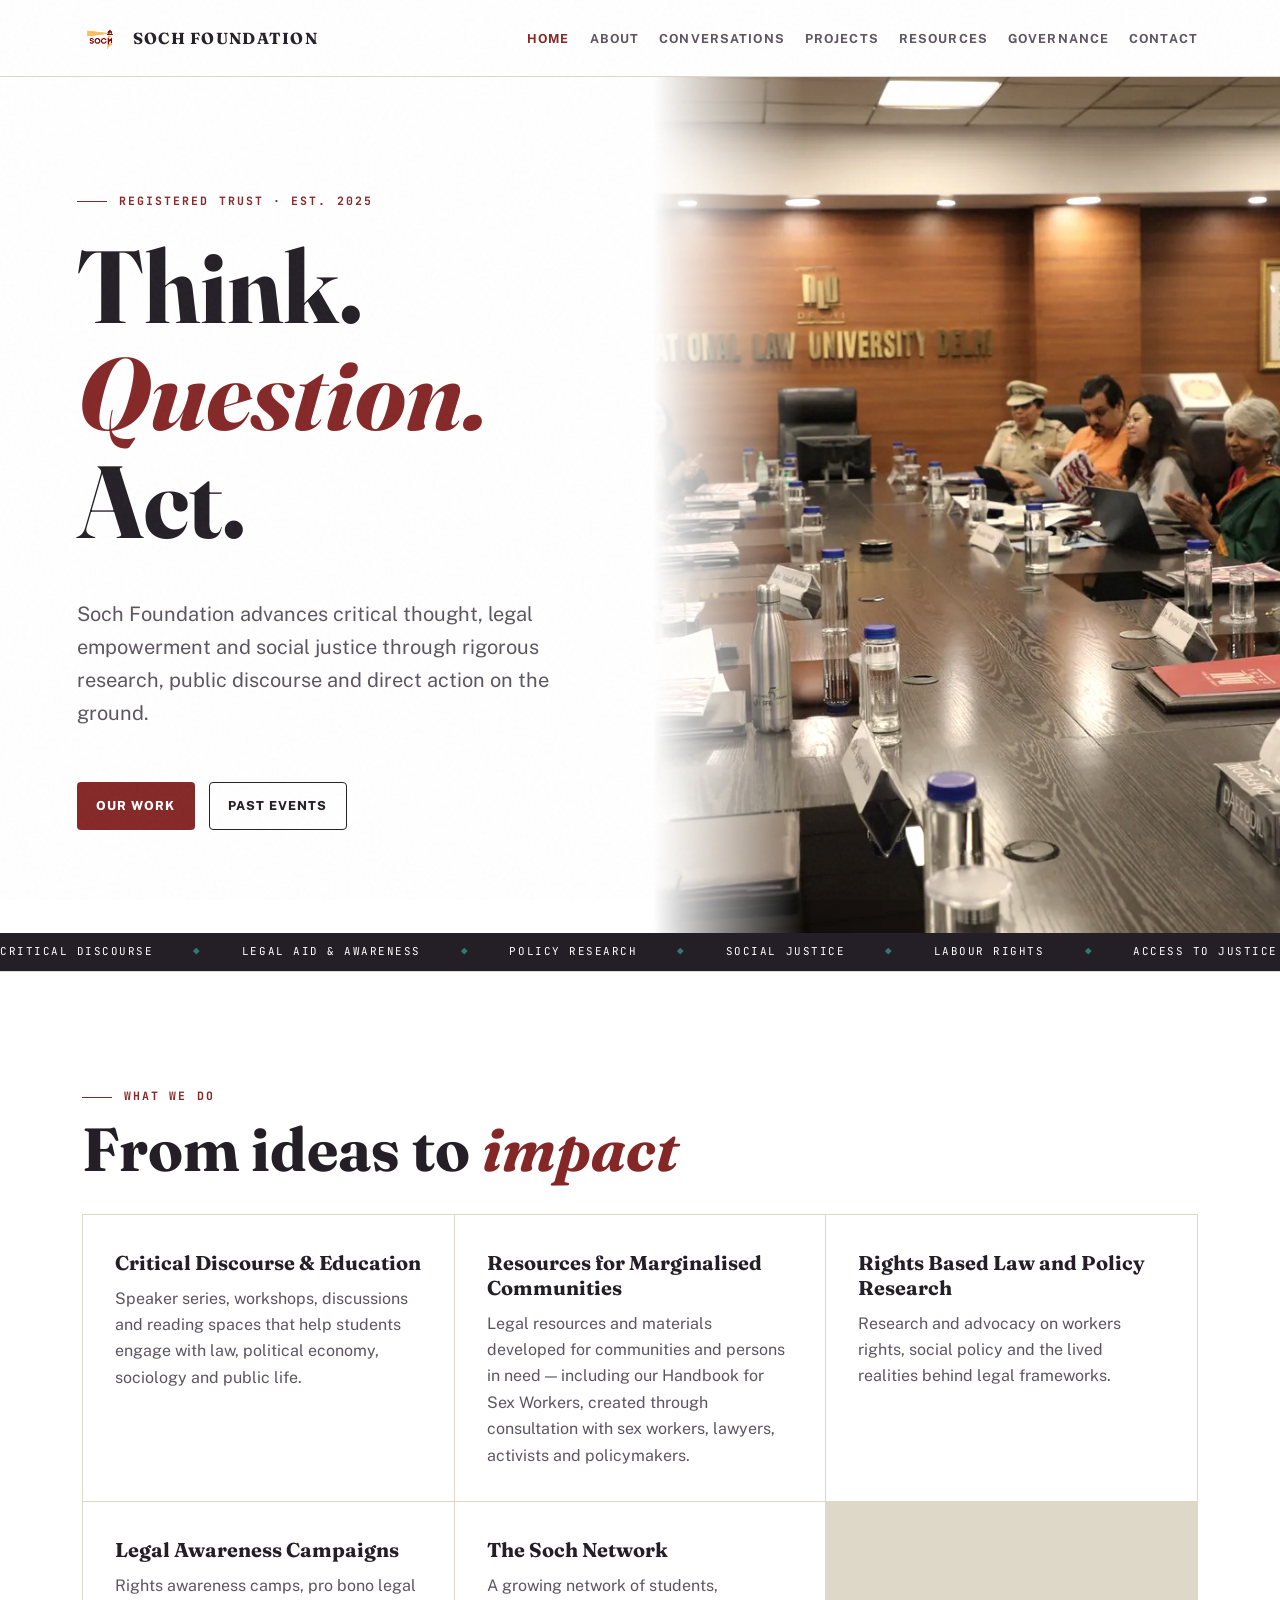
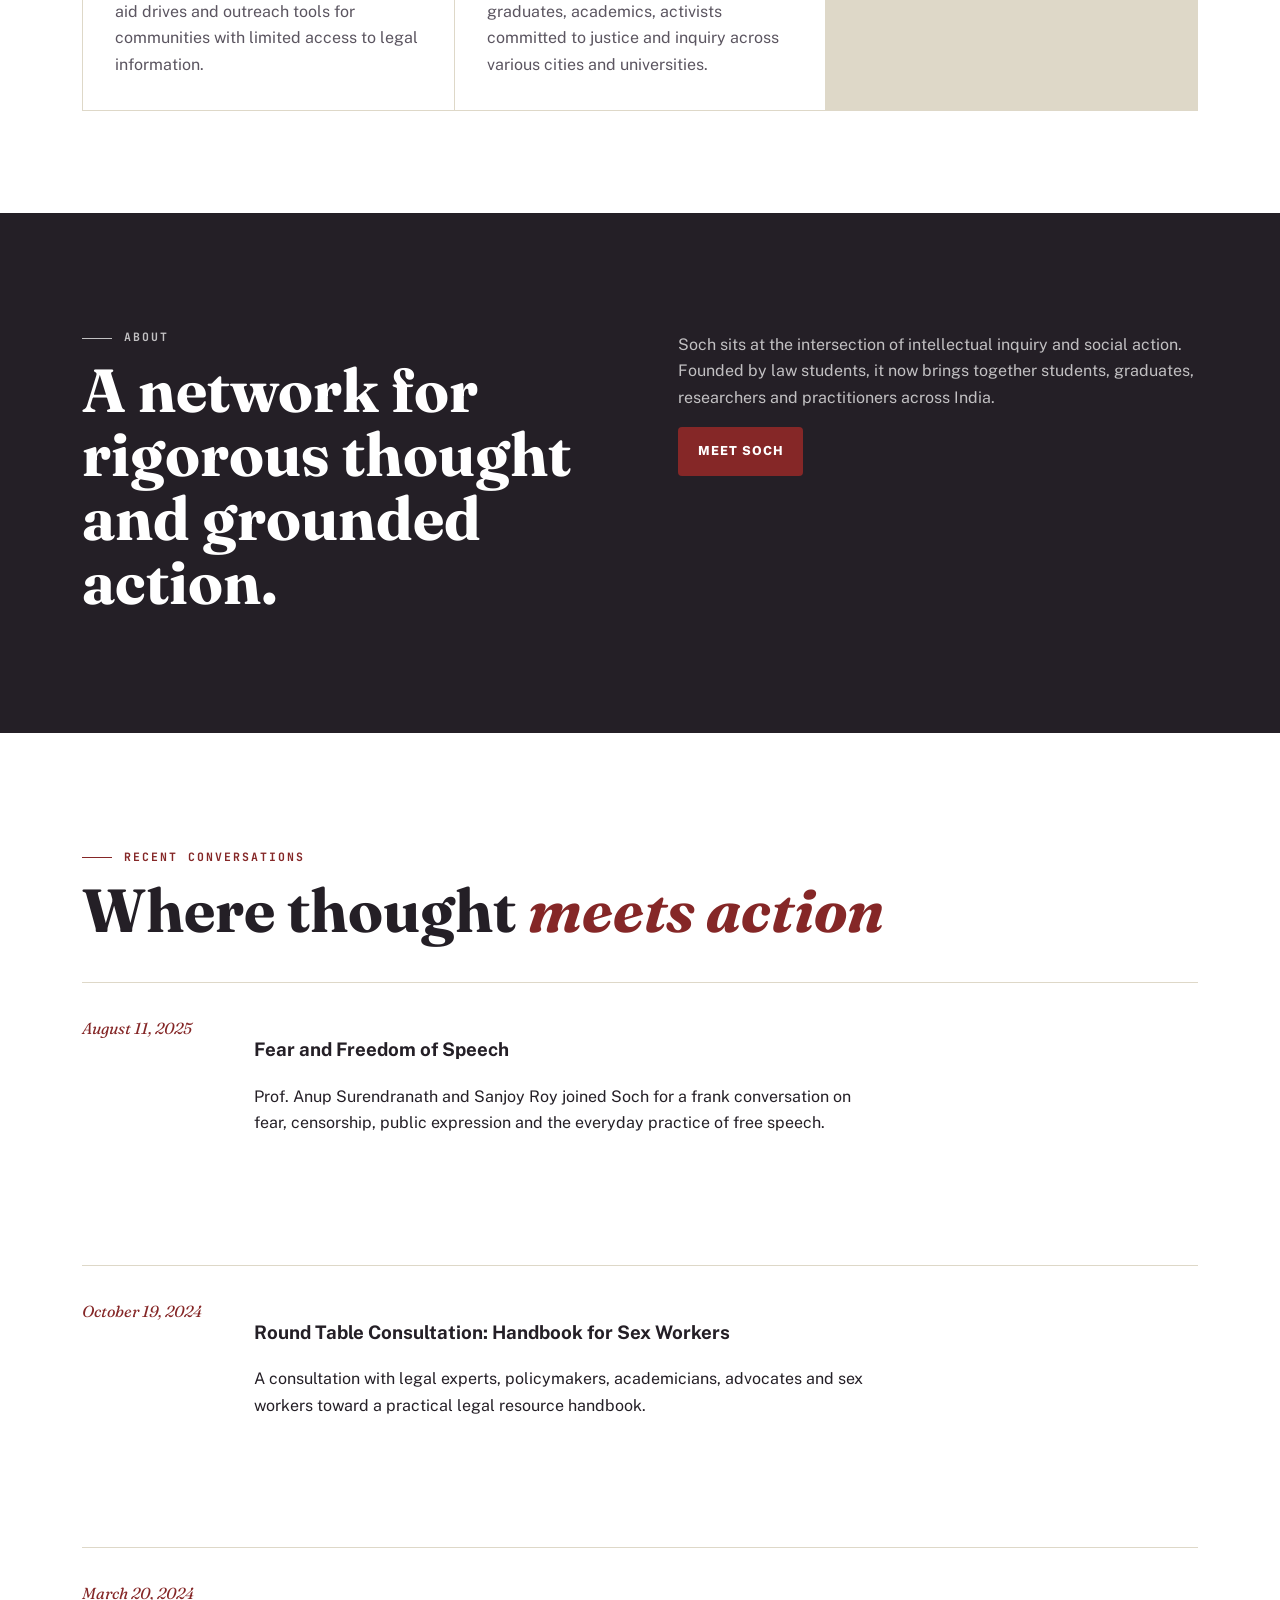
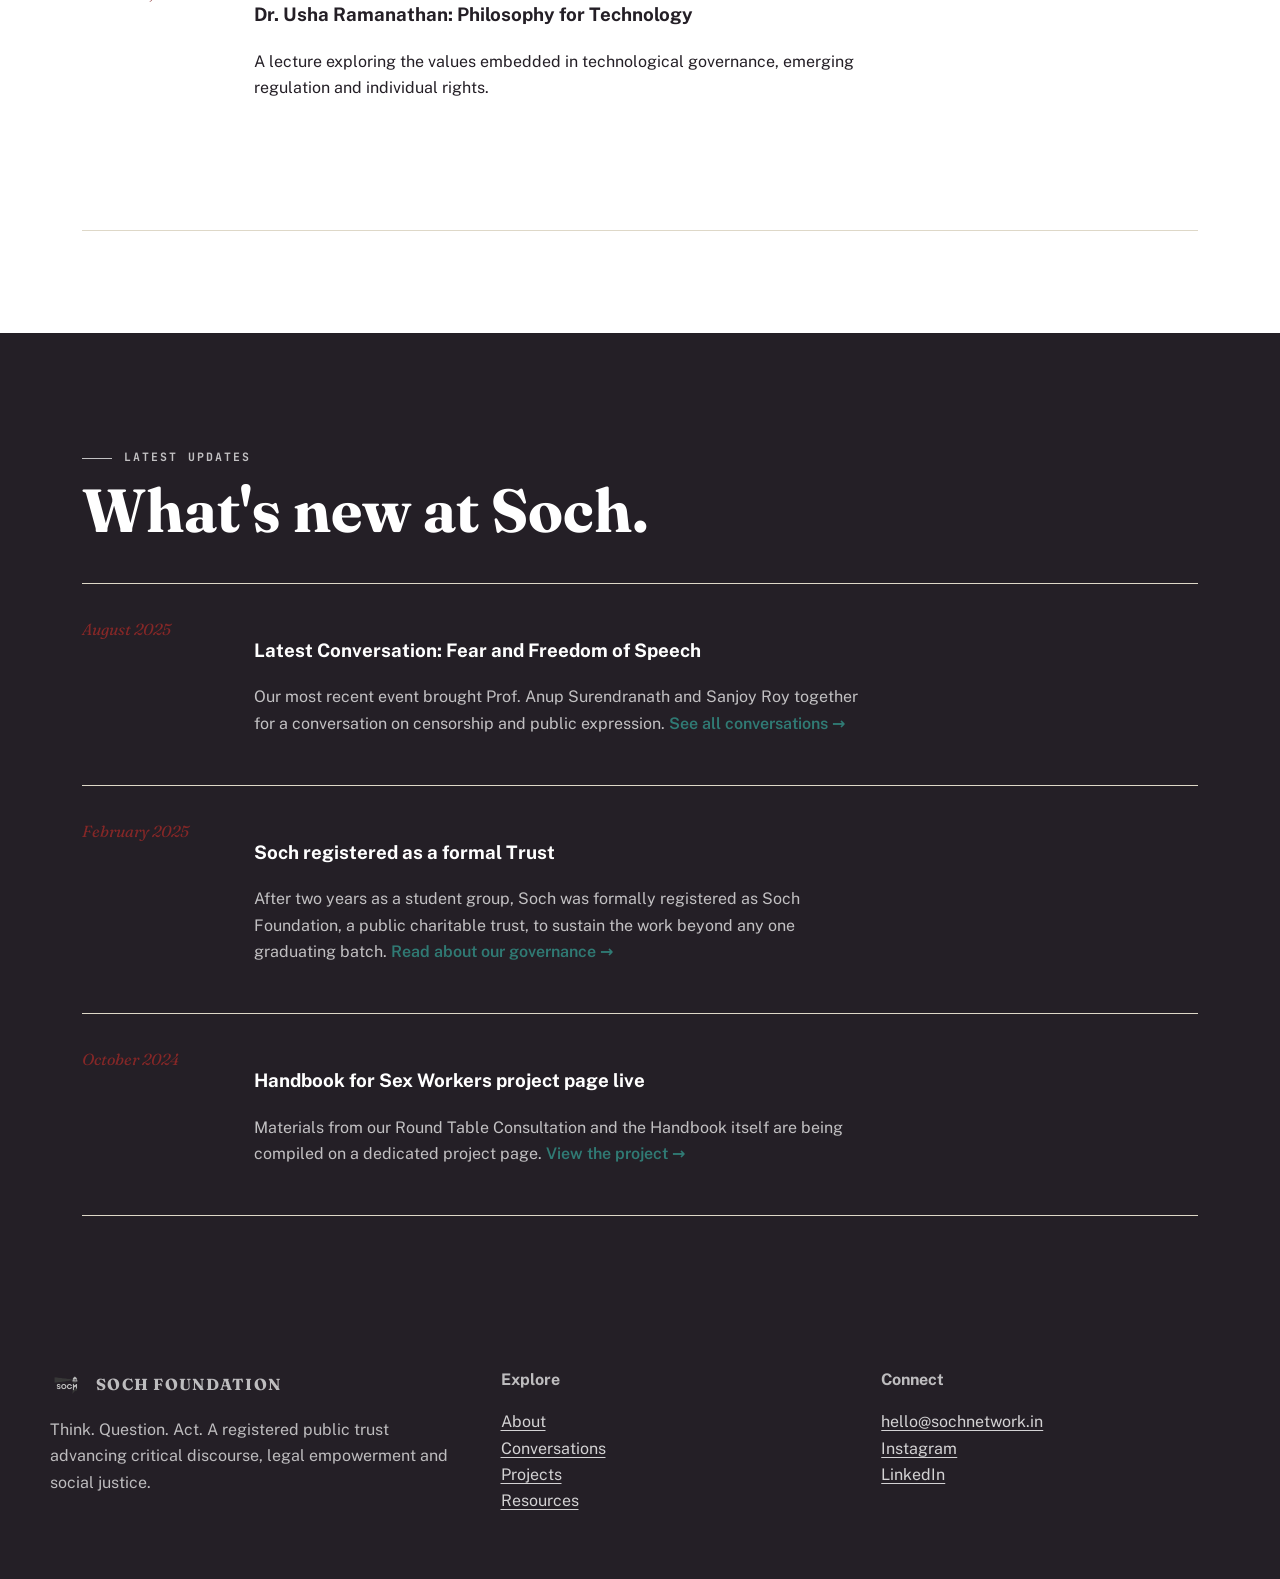
<file: index.html>
<!doctype html>
<html lang="en" data-ga4="G-XXXXXXXXXX">
<head>
<meta charset="utf-8">
<meta name="viewport" content="width=device-width, initial-scale=1">
<title>Soch Foundation | Think. Question. Act.</title>
<meta name="description" content="Soch Foundation advances critical thought, legal empowerment and social justice through research, conversations, resources and action.">

<link rel="canonical" href="https://sochnetwork.in/">
<link rel="preconnect" href="https://fonts.googleapis.com">
<link rel="preconnect" href="https://fonts.gstatic.com" crossorigin>
<link href="https://fonts.googleapis.com/css2?family=Fraunces:opsz,wght@9..144,400;9..144,500;9..144,600;9..144,700&family=Public+Sans:wght@400;500;600;700&family=JetBrains+Mono:wght@400;500&display=swap" rel="stylesheet">
<link rel="stylesheet" href="assets/css/styles.css">
<link rel="icon" href="assets/favicons/favicon.ico" sizes="any">
<link rel="icon" href="assets/favicons/favicon.svg" type="image/svg+xml">
<link rel="apple-touch-icon" href="assets/favicons/apple-touch-icon.png">
<link rel="manifest" href="site.webmanifest">
<meta property="og:type" content="website">
<meta property="og:site_name" content="Soch Foundation">
<meta property="og:title" content="Soch Foundation | Think. Question. Act.">
<meta property="og:description" content="Soch Foundation advances critical thought, legal empowerment and social justice through research, conversations, resources and action.">
<meta property="og:url" content="https://sochnetwork.in/">
<meta property="og:image" content="https://sochnetwork.in/assets/img/event2.webp">
<meta name="twitter:card" content="summary_large_image">
<meta name="twitter:title" content="Soch Foundation | Think. Question. Act.">
<meta name="twitter:description" content="Soch Foundation advances critical thought, legal empowerment and social justice through research, conversations, resources and action.">
<meta name="twitter:image" content="https://sochnetwork.in/assets/img/event2.webp">
<script type="application/ld+json">{"@context":"https://schema.org","@type":"Organization","name":"Soch Foundation","alternateName":"Soch Network","url":"https://sochnetwork.in/","logo":"https://sochnetwork.in/assets/img/logo.png","email":"hello@sochnetwork.in","sameAs":["https://www.instagram.com/soch__foundation","https://www.linkedin.com/company/sochfoundationindia"]}</script>
<script type="application/ld+json">{"@context":"https://schema.org","@type":"WebSite","name":"Soch Foundation","url":"https://sochnetwork.in/"}</script>

</head>
<body>
<a class="skip-link" href="#main">Skip to content</a>
<header class="site-header">
<nav class="nav" aria-label="Main navigation">
<a class="brand" href="index.html"><img src="assets/img/logo.png" alt="Soch Foundation logo"><span>Soch Foundation</span></a>
<button class="nav-toggle" type="button" aria-label="Open navigation" aria-expanded="false" data-nav-toggle><span></span></button>
<ul class="nav-links" data-nav-links><li><a href="index.html" aria-current="page">Home</a></li><li><a href="about.html">About</a></li><li><a href="conversations.html">Conversations</a></li><li><a href="projects.html">Projects</a></li><li><a href="resources.html">Resources</a></li><li><a href="governance.html">Governance</a></li><li><a href="contact.html">Contact</a></li></ul>
</nav>
</header>
<main id="main"><section class="hero"><div class="hero-copy"><p class="eyebrow">Registered Trust · Est. 2025</p><h1>Think.<br><em>Question.</em><br>Act.</h1><p class="lead">Soch Foundation advances critical thought, legal empowerment and social justice through rigorous research, public discourse and direct action on the ground.</p><div class="hero-actions"><a class="btn btn-primary" href="projects.html">Our Work</a><a class="btn btn-outline" href="conversations.html">Past Events</a></div></div><div class="hero-media"><img src="assets/img/event2.webp" alt="Participants at a Soch Foundation event" fetchpriority="high"></div><div class="ticker"><div><span>Critical Discourse</span><strong>◆</strong><span>Legal Aid & Awareness</span><strong>◆</strong><span>Policy Research</span><strong>◆</strong><span>Social Justice</span><strong>◆</strong><span>Labour Rights</span><strong>◆</strong><span>Access to Justice</span><strong>◆</strong><span>Critical Discourse</span><strong>◆</strong><span>Legal Aid & Awareness</span><strong>◆</strong></div></div></section><section class="section"><p class="section-label">What We Do</p><h2 class="section-title">From ideas to <em>impact</em></h2><div class="grid grid-3"><article class="card" data-animate><h3>Critical Discourse &amp; Education</h3><p>Speaker series, workshops, discussions and reading spaces that help students engage with law, political economy, sociology and public life.</p></article><article class="card" data-animate><h3>Resources for Marginalised Communities</h3><p>Legal resources and materials developed for communities and persons in need — including our Handbook for Sex Workers, created through consultation with sex workers, lawyers, activists and policymakers.</p></article><article class="card" data-animate><h3>Rights Based Law and Policy Research</h3><p>Research and advocacy on workers rights, social policy and the lived realities behind legal frameworks.</p></article><article class="card" data-animate><h3>Legal Awareness Campaigns</h3><p>Rights awareness camps, pro bono legal aid drives and outreach tools for communities with limited access to legal information.</p></article><article class="card" data-animate><h3>The Soch Network</h3><p>A growing network of students, graduates, academics, activists committed to justice and inquiry across various cities and universities.</p></article></div></section><section class="band"><div class="section split"><div><p class="section-label">About</p><h2 class="section-title">A network for rigorous thought and grounded action.</h2></div><div><p>Soch sits at the intersection of intellectual inquiry and social action. Founded by law students, it now brings together students, graduates, researchers and practitioners across India.</p><a class="btn btn-primary" href="about.html">Meet Soch</a></div></div></section><section class="section"><p class="section-label">Recent Conversations</p><h2 class="section-title">Where thought <em>meets action</em></h2><div class="event-list"><article class="event" data-animate><time datetime="2025-08-11">August 11, 2025</time><div><h3>Fear and Freedom of Speech</h3><p>Prof. Anup Surendranath and Sanjoy Roy joined Soch for a frank conversation on fear, censorship, public expression and the everyday practice of free speech.</p></div><img loading="lazy" src="assets/img/event1.avif" alt="Fear and Freedom of Speech"></article><article class="event" data-animate><time datetime="2024-10-19">October 19, 2024</time><div><h3>Round Table Consultation: Handbook for Sex Workers</h3><p>A consultation with legal experts, policymakers, academicians, advocates and sex workers toward a practical legal resource handbook.</p></div><img loading="lazy" src="assets/img/event2.webp" alt="Round Table Consultation: Handbook for Sex Workers"></article><article class="event" data-animate><time datetime="2024-03-20">March 20, 2024</time><div><h3>Dr. Usha Ramanathan: Philosophy for Technology</h3><p>A lecture exploring the values embedded in technological governance, emerging regulation and individual rights.</p></div><img loading="lazy" src="assets/img/event3.jpg" alt="Dr. Usha Ramanathan: Philosophy for Technology"></article></div></section><section class="band"><div class="section"><p class="section-label">Latest Updates</p><h2 class="section-title">What's new at Soch.</h2><div class="event-list"><article class="event" data-animate><time datetime="2025-08-11">August 2025</time><div><h3>Latest Conversation: Fear and Freedom of Speech</h3><p>Our most recent event brought Prof. Anup Surendranath and Sanjoy Roy together for a conversation on censorship and public expression. <a href="conversations.html" class="link-teal">See all conversations →</a></p></div></article><article class="event" data-animate><time datetime="2025-02-01">February 2025</time><div><h3>Soch registered as a formal Trust</h3><p>After two years as a student group, Soch was formally registered as Soch Foundation, a public charitable trust, to sustain the work beyond any one graduating batch. <a href="governance.html" class="link-teal">Read about our governance →</a></p></div></article><article class="event" data-animate><time datetime="2024-10-19">October 2024</time><div><h3>Handbook for Sex Workers project page live</h3><p>Materials from our Round Table Consultation and the Handbook itself are being compiled on a dedicated project page. <a href="handbook.html" class="link-teal">View the project →</a></p></div></article></div></div></section></main>
<footer class="site-footer">
<div class="footer-inner">
<div><div class="footer-brand"><img src="assets/img/logo.png" alt=""><strong>Soch Foundation</strong></div><p>Think. Question. Act. A registered public trust advancing critical discourse, legal empowerment and social justice.</p></div>
<div><strong>Explore</strong><p><a href="about.html">About</a><br><a href="conversations.html">Conversations</a><br><a href="projects.html">Projects</a><br><a href="resources.html">Resources</a></p></div>
<div><strong>Connect</strong><p><a href="mailto:hello@sochnetwork.in">hello@sochnetwork.in</a><br><a href="https://www.instagram.com/soch__foundation" rel="noopener" target="_blank">Instagram</a><br><a href="https://www.linkedin.com/company/sochfoundationindia" rel="noopener" target="_blank">LinkedIn</a></p></div>
</div>
</footer>
<script src="assets/js/main.js" defer></script>
</body>
</html>
</file>
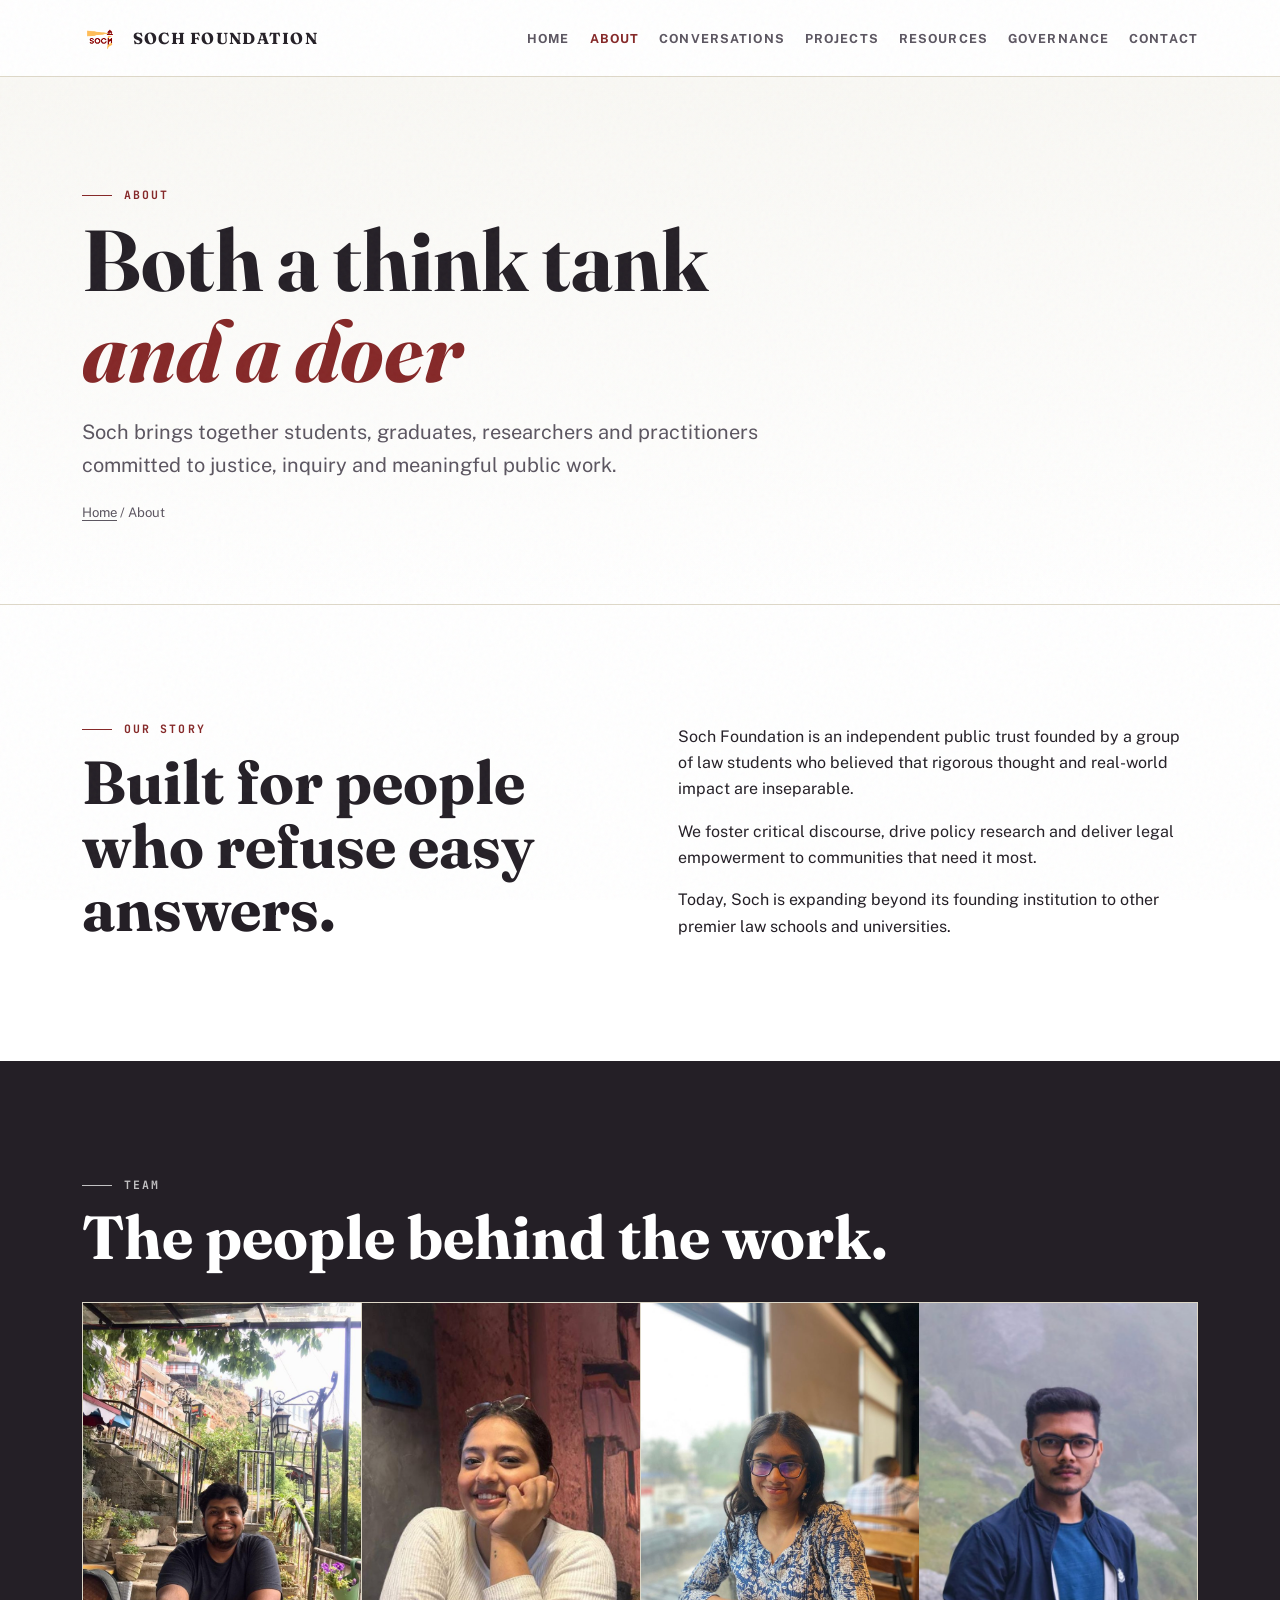
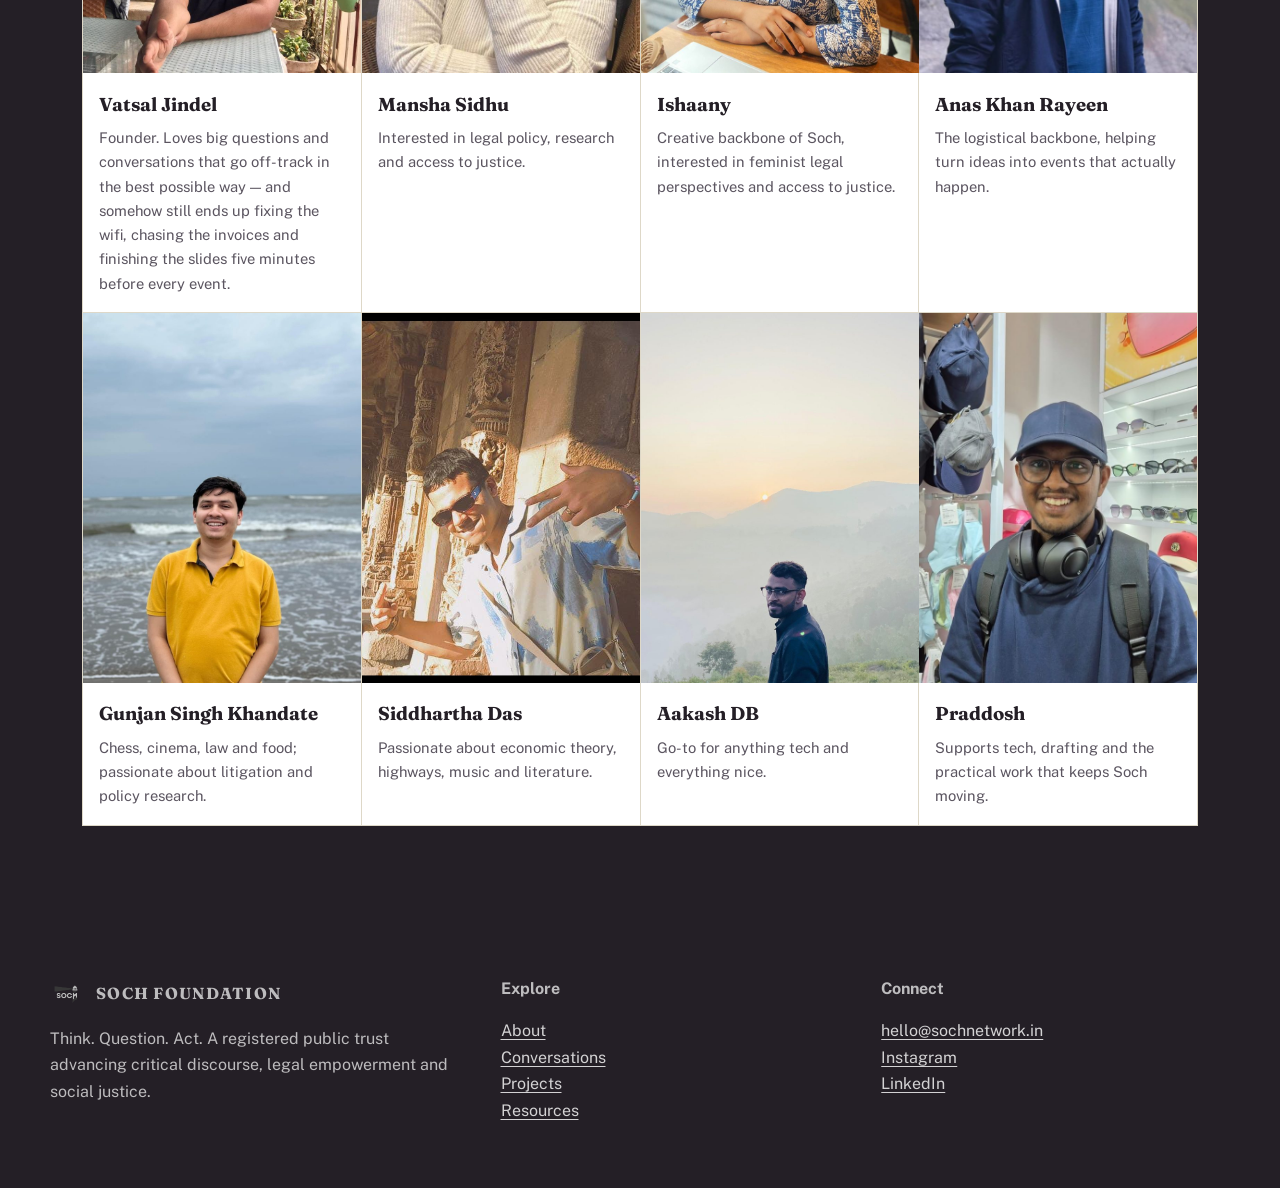
<file: about.html>
<!doctype html>
<html lang="en" data-ga4="G-XXXXXXXXXX">
<head>
<meta charset="utf-8">
<meta name="viewport" content="width=device-width, initial-scale=1">
<title>About Soch Foundation</title>
<meta name="description" content="Learn about Soch Foundation, its story, values, network and team.">

<link rel="canonical" href="https://sochnetwork.in/about.html">
<link rel="preconnect" href="https://fonts.googleapis.com">
<link rel="preconnect" href="https://fonts.gstatic.com" crossorigin>
<link href="https://fonts.googleapis.com/css2?family=Fraunces:opsz,wght@9..144,400;9..144,500;9..144,600;9..144,700&family=Public+Sans:wght@400;500;600;700&family=JetBrains+Mono:wght@400;500&display=swap" rel="stylesheet">
<link rel="stylesheet" href="assets/css/styles.css">
<link rel="icon" href="assets/favicons/favicon.ico" sizes="any">
<link rel="icon" href="assets/favicons/favicon.svg" type="image/svg+xml">
<link rel="apple-touch-icon" href="assets/favicons/apple-touch-icon.png">
<link rel="manifest" href="site.webmanifest">
<meta property="og:type" content="website">
<meta property="og:site_name" content="Soch Foundation">
<meta property="og:title" content="About Soch Foundation">
<meta property="og:description" content="Learn about Soch Foundation, its story, values, network and team.">
<meta property="og:url" content="https://sochnetwork.in/about.html">
<meta property="og:image" content="https://sochnetwork.in/assets/img/whatsapp-image-2025-06-15-at-17.02.10_43d54019-m6LbMvPjRRCv4rnN.jpg">
<meta name="twitter:card" content="summary_large_image">
<meta name="twitter:title" content="About Soch Foundation">
<meta name="twitter:description" content="Learn about Soch Foundation, its story, values, network and team.">
<meta name="twitter:image" content="https://sochnetwork.in/assets/img/whatsapp-image-2025-06-15-at-17.02.10_43d54019-m6LbMvPjRRCv4rnN.jpg">
<script type="application/ld+json">{"@context":"https://schema.org","@type":"Organization","name":"Soch Foundation","alternateName":"Soch Network","url":"https://sochnetwork.in/","logo":"https://sochnetwork.in/assets/img/logo.png","email":"hello@sochnetwork.in","sameAs":["https://www.instagram.com/soch__foundation","https://www.linkedin.com/company/sochfoundationindia"]}</script>
<script type="application/ld+json">{"@context":"https://schema.org","@type":"BreadcrumbList","itemListElement":[{"@type":"ListItem","position":1,"name":"Home","item":"https://sochnetwork.in/"},{"@type":"ListItem","position":2,"name":"About","item":"https://sochnetwork.in/about.html"}]}</script>

</head>
<body>
<a class="skip-link" href="#main">Skip to content</a>
<header class="site-header">
<nav class="nav" aria-label="Main navigation">
<a class="brand" href="index.html"><img src="assets/img/logo.png" alt="Soch Foundation logo"><span>Soch Foundation</span></a>
<button class="nav-toggle" type="button" aria-label="Open navigation" aria-expanded="false" data-nav-toggle><span></span></button>
<ul class="nav-links" data-nav-links><li><a href="index.html">Home</a></li><li><a href="about.html" aria-current="page">About</a></li><li><a href="conversations.html">Conversations</a></li><li><a href="projects.html">Projects</a></li><li><a href="resources.html">Resources</a></li><li><a href="governance.html">Governance</a></li><li><a href="contact.html">Contact</a></li></ul>
</nav>
</header>
<main id="main"><section class="page-hero"><div class="section"><p class="eyebrow">About</p><h1>Both a think tank<br><em>and a doer</em></h1><p class="lead">Soch brings together students, graduates, researchers and practitioners committed to justice, inquiry and meaningful public work.</p><nav class="breadcrumbs" aria-label="Breadcrumb"><a href="index.html">Home</a> / About</nav></div></section><section class="section split"><div><p class="section-label">Our Story</p><h2 class="section-title">Built for people who refuse easy answers.</h2></div><div><p>Soch Foundation is an independent public trust founded by a group of law students who believed that rigorous thought and real-world impact are inseparable.</p><p>We foster critical discourse, drive policy research and deliver legal empowerment to communities that need it most.</p><p>Today, Soch is expanding beyond its founding institution to other premier law schools and universities.</p></div></section><section class="band"><div class="section"><p class="section-label">Team</p><h2 class="section-title">The people behind the work.</h2><div class="team"><article class="person" data-animate><img loading="lazy" src="assets/img/team-vatsal.jpg" alt="Vatsal Jindel"><div><h3>Vatsal Jindel</h3><p>Founder. Loves big questions and conversations that go off-track in the best possible way — and somehow still ends up fixing the wifi, chasing the invoices and finishing the slides five minutes before every event.</p></div></article><article class="person" data-animate><img loading="lazy" src="assets/img/team-mansha.jpg" alt="Mansha Sidhu"><div><h3>Mansha Sidhu</h3><p>Interested in legal policy, research and access to justice.</p></div></article><article class="person" data-animate><img loading="lazy" src="assets/img/team-ishaany.jpeg" alt="Ishaany"><div><h3>Ishaany</h3><p>Creative backbone of Soch, interested in feminist legal perspectives and access to justice.</p></div></article><article class="person" data-animate><img loading="lazy" src="assets/img/team-anas.jpg" alt="Anas Khan Rayeen"><div><h3>Anas Khan Rayeen</h3><p>The logistical backbone, helping turn ideas into events that actually happen.</p></div></article><article class="person" data-animate><img loading="lazy" src="assets/img/team-gunjan.jpg" alt="Gunjan Singh Khandate"><div><h3>Gunjan Singh Khandate</h3><p>Chess, cinema, law and food; passionate about litigation and policy research.</p></div></article><article class="person" data-animate><img loading="lazy" src="assets/img/team-siddhartha.jpg" alt="Siddhartha Das"><div><h3>Siddhartha Das</h3><p>Passionate about economic theory, highways, music and literature.</p></div></article><article class="person" data-animate><img loading="lazy" src="assets/img/team-aakash.jpg" alt="Aakash DB"><div><h3>Aakash DB</h3><p>Go-to for anything tech and everything nice.</p></div></article><article class="person" data-animate><img loading="lazy" src="assets/img/team-praddosh.jpeg" alt="Praddosh"><div><h3>Praddosh</h3><p>Supports tech, drafting and the practical work that keeps Soch moving.</p></div></article></div></div></section></main>
<footer class="site-footer">
<div class="footer-inner">
<div><div class="footer-brand"><img src="assets/img/logo.png" alt=""><strong>Soch Foundation</strong></div><p>Think. Question. Act. A registered public trust advancing critical discourse, legal empowerment and social justice.</p></div>
<div><strong>Explore</strong><p><a href="about.html">About</a><br><a href="conversations.html">Conversations</a><br><a href="projects.html">Projects</a><br><a href="resources.html">Resources</a></p></div>
<div><strong>Connect</strong><p><a href="mailto:hello@sochnetwork.in">hello@sochnetwork.in</a><br><a href="https://www.instagram.com/soch__foundation" rel="noopener" target="_blank">Instagram</a><br><a href="https://www.linkedin.com/company/sochfoundationindia" rel="noopener" target="_blank">LinkedIn</a></p></div>
</div>
</footer>
<script src="assets/js/main.js" defer></script>
</body>
</html>
</file>
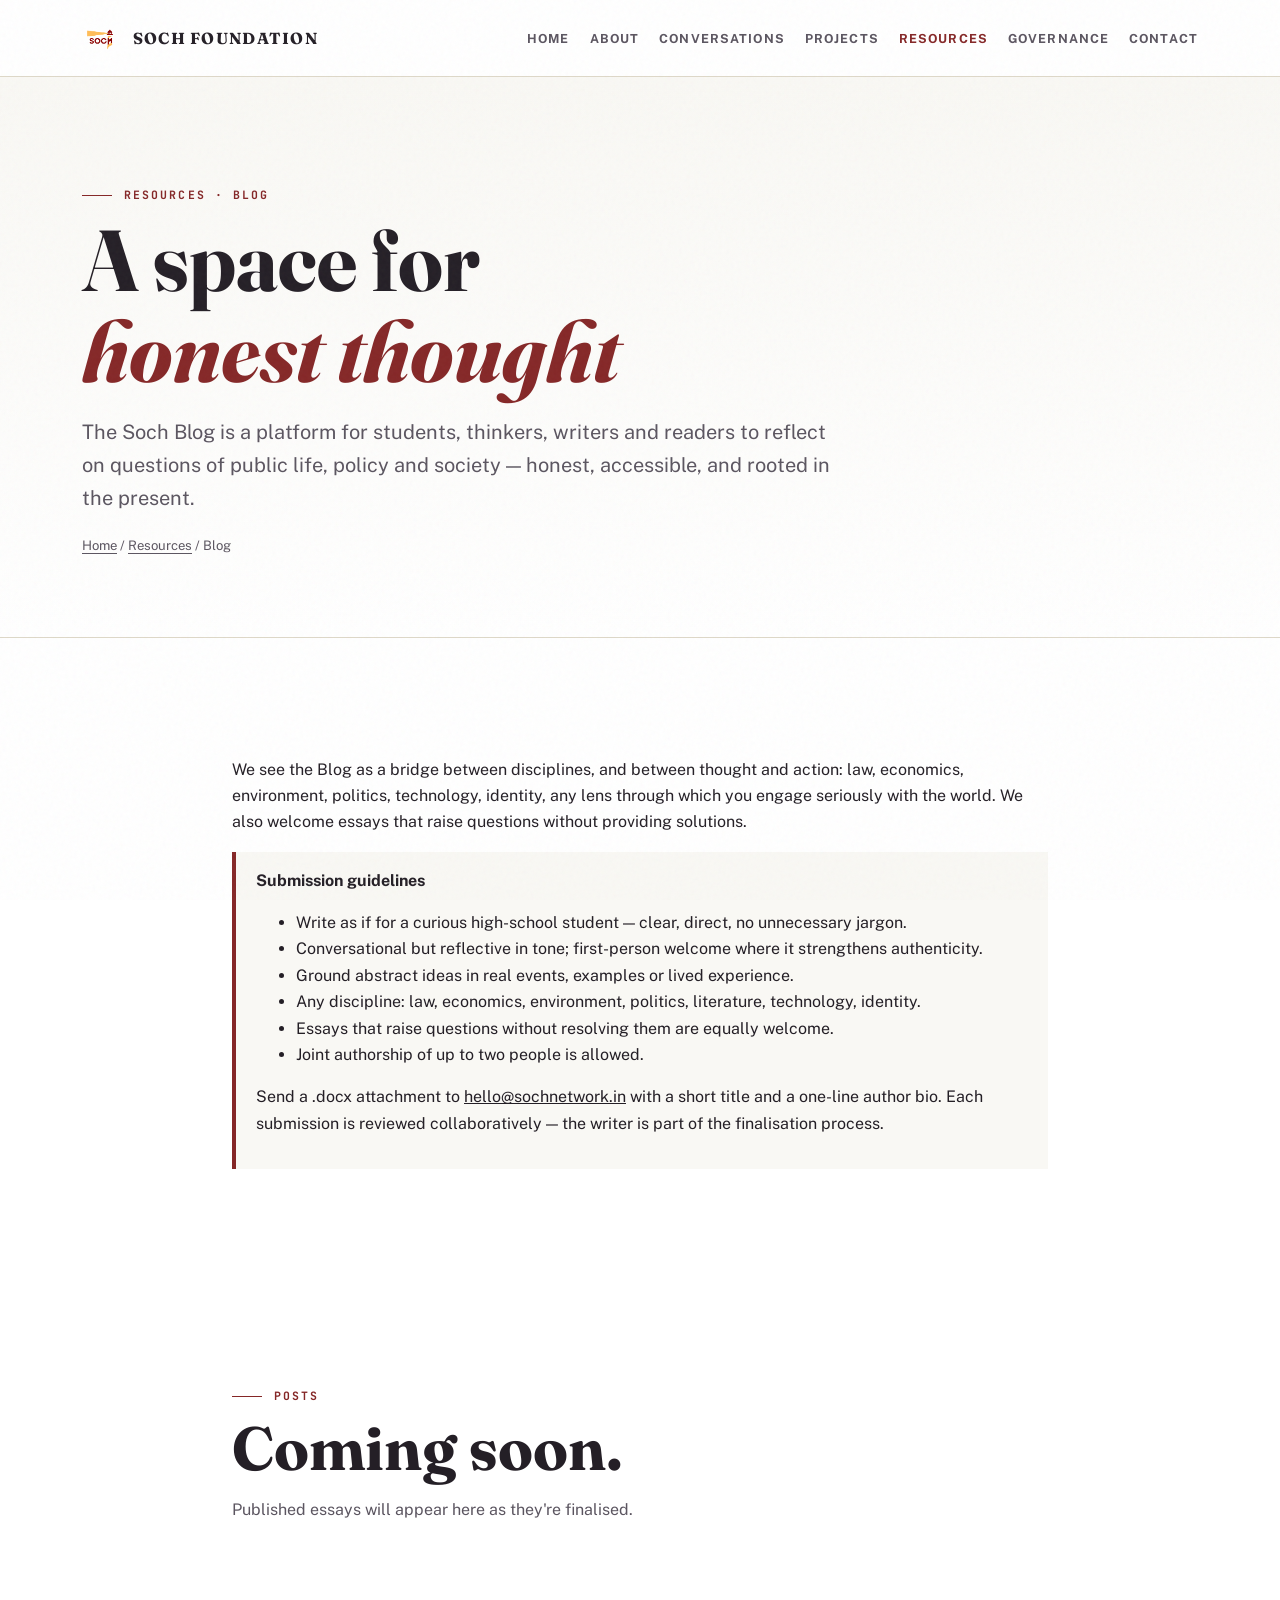
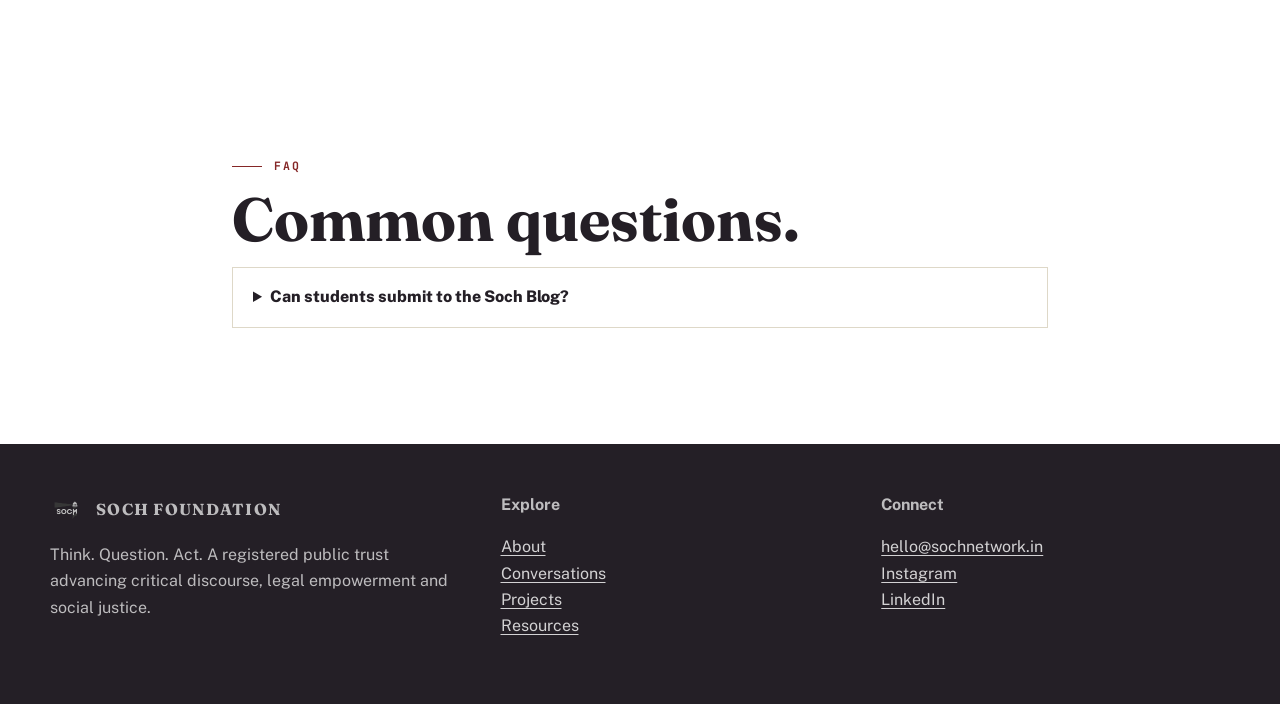
<file: blog.html>
<!doctype html>
<html lang="en" data-ga4="G-XXXXXXXXXX">
<head>
<meta charset="utf-8">
<meta name="viewport" content="width=device-width, initial-scale=1">
<title>Blog | Soch Foundation</title>
<meta name="description" content="The Soch Blog is a space for students, thinkers and writers to reflect honestly on law, policy and public life. Submission guidelines for contributors.">

<link rel="canonical" href="https://sochnetwork.in/blog.html">
<link rel="preconnect" href="https://fonts.googleapis.com">
<link rel="preconnect" href="https://fonts.gstatic.com" crossorigin>
<link href="https://fonts.googleapis.com/css2?family=Fraunces:opsz,wght@9..144,400;9..144,500;9..144,600;9..144,700&family=Public+Sans:wght@400;500;600;700&family=JetBrains+Mono:wght@400;500&display=swap" rel="stylesheet">
<link rel="stylesheet" href="assets/css/styles.css">
<link rel="icon" href="assets/favicons/favicon.ico" sizes="any">
<link rel="icon" href="assets/favicons/favicon.svg" type="image/svg+xml">
<link rel="apple-touch-icon" href="assets/favicons/apple-touch-icon.png">
<link rel="manifest" href="site.webmanifest">
<meta property="og:type" content="website">
<meta property="og:site_name" content="Soch Foundation">
<meta property="og:title" content="Blog | Soch Foundation">
<meta property="og:description" content="The Soch Blog is a space for students, thinkers and writers to reflect honestly on law, policy and public life.">
<meta property="og:url" content="https://sochnetwork.in/blog.html">
<meta property="og:image" content="https://sochnetwork.in/assets/img/logo.png">
<meta name="twitter:card" content="summary_large_image">
<meta name="twitter:title" content="Blog | Soch Foundation">
<meta name="twitter:description" content="The Soch Blog is a space for students, thinkers and writers to reflect honestly on law, policy and public life.">
<meta name="twitter:image" content="https://sochnetwork.in/assets/img/logo.png">
<script type="application/ld+json">{"@context":"https://schema.org","@type":"BreadcrumbList","itemListElement":[{"@type":"ListItem","position":1,"name":"Home","item":"https://sochnetwork.in/"},{"@type":"ListItem","position":2,"name":"Resources","item":"https://sochnetwork.in/resources.html"},{"@type":"ListItem","position":3,"name":"Blog","item":"https://sochnetwork.in/blog.html"}]}</script>
<script type="application/ld+json">{"@context":"https://schema.org","@type":"FAQPage","mainEntity":[{"@type":"Question","name":"Can students submit to the Soch Blog?","acceptedAnswer":{"@type":"Answer","text":"Yes. We welcome clear, reflective submissions from students and writers across disciplines."}}]}</script>

</head>
<body>
<a class="skip-link" href="#main">Skip to content</a>
<header class="site-header">
<nav class="nav" aria-label="Main navigation">
<a class="brand" href="index.html"><img src="assets/img/logo.png" alt="Soch Foundation logo"><span>Soch Foundation</span></a>
<button class="nav-toggle" type="button" aria-label="Open navigation" aria-expanded="false" data-nav-toggle><span></span></button>
<ul class="nav-links" data-nav-links><li><a href="index.html">Home</a></li><li><a href="about.html">About</a></li><li><a href="conversations.html">Conversations</a></li><li><a href="projects.html">Projects</a></li><li><a href="resources.html" aria-current="page">Resources</a></li><li><a href="governance.html">Governance</a></li><li><a href="contact.html">Contact</a></li></ul>
</nav>
</header>
<main id="main">

<section class="page-hero"><div class="section"><p class="eyebrow">Resources · Blog</p><h1>A space for<br><em>honest thought</em></h1><p class="lead">The Soch Blog is a platform for students, thinkers, writers and readers to reflect on questions of public life, policy and society — honest, accessible, and rooted in the present.</p><nav class="breadcrumbs" aria-label="Breadcrumb"><a href="index.html">Home</a> / <a href="resources.html">Resources</a> / Blog</nav></div></section>

<section class="section narrow"><p>We see the Blog as a bridge between disciplines, and between thought and action: law, economics, environment, politics, technology, identity, any lens through which you engage seriously with the world. We also welcome essays that raise questions without providing solutions.</p><div class="notice"><strong>Submission guidelines</strong><ul><li>Write as if for a curious high-school student — clear, direct, no unnecessary jargon.</li><li>Conversational but reflective in tone; first-person welcome where it strengthens authenticity.</li><li>Ground abstract ideas in real events, examples or lived experience.</li><li>Any discipline: law, economics, environment, politics, literature, technology, identity.</li><li>Essays that raise questions without resolving them are equally welcome.</li><li>Joint authorship of up to two people is allowed.</li></ul><p>Send a .docx attachment to <a href="mailto:hello@sochnetwork.in?subject=Blog Submission — Soch Foundation">hello@sochnetwork.in</a> with a short title and a one-line author bio. Each submission is reviewed collaboratively — the writer is part of the finalisation process.</p></div></section>

<section class="section narrow"><p class="section-label">Posts</p><h2 class="section-title">Coming soon.</h2><p class="muted">Published essays will appear here as they're finalised.</p></section>

<section class="section narrow faq"><p class="section-label">FAQ</p><h2 class="section-title">Common questions.</h2><details><summary>Can students submit to the Soch Blog?</summary><p>Yes. We welcome clear, reflective submissions from students and writers across disciplines.</p></details></section>

</main>
<footer class="site-footer">
<div class="footer-inner">
<div><div class="footer-brand"><img src="assets/img/logo.png" alt=""><strong>Soch Foundation</strong></div><p>Think. Question. Act. A registered public trust advancing critical discourse, legal empowerment and social justice.</p></div>
<div><strong>Explore</strong><p><a href="about.html">About</a><br><a href="conversations.html">Conversations</a><br><a href="projects.html">Projects</a><br><a href="resources.html">Resources</a></p></div>
<div><strong>Connect</strong><p><a href="mailto:hello@sochnetwork.in">hello@sochnetwork.in</a><br><a href="https://www.instagram.com/soch__foundation" rel="noopener" target="_blank">Instagram</a><br><a href="https://www.linkedin.com/company/sochfoundationindia" rel="noopener" target="_blank">LinkedIn</a></p></div>
</div>
</footer>
<script src="assets/js/main.js" defer></script>
</body>
</html>
</file>
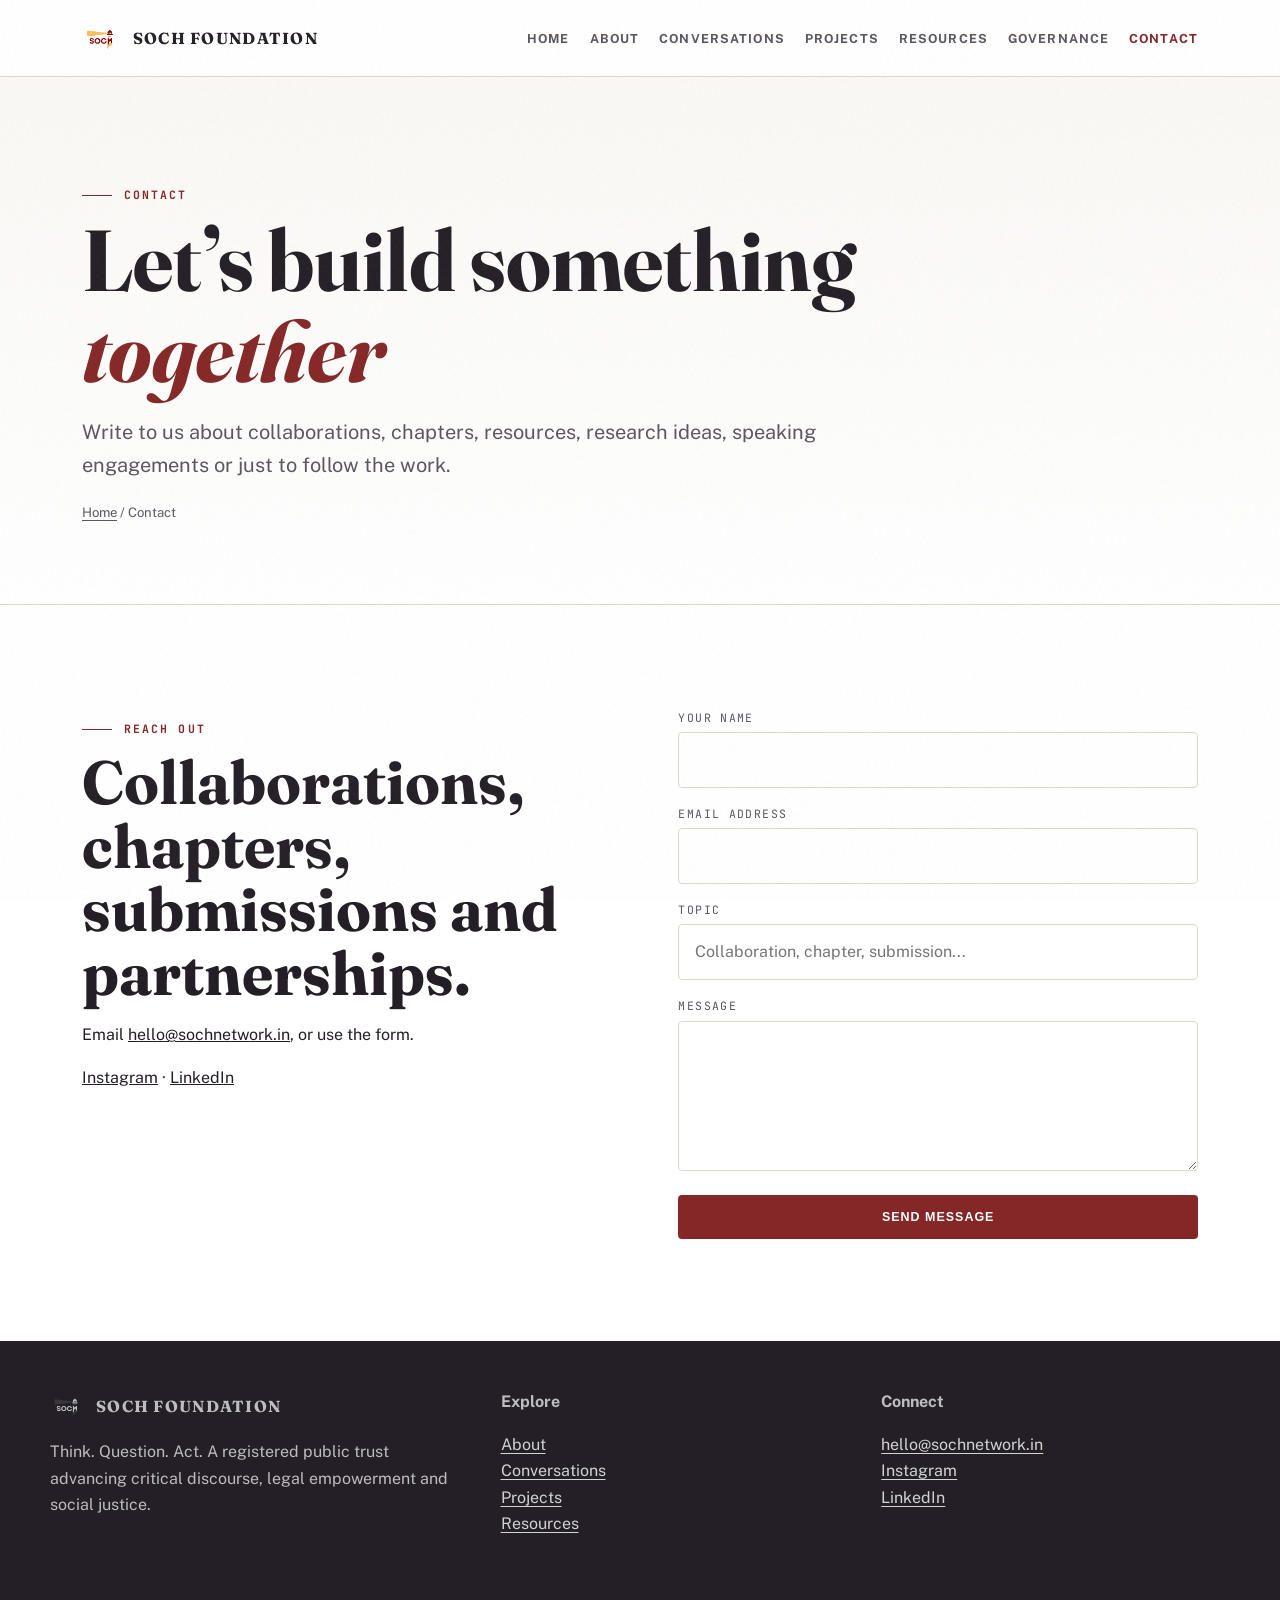
<file: contact.html>
<!doctype html>
<html lang="en" data-ga4="G-XXXXXXXXXX">
<head>
<meta charset="utf-8">
<meta name="viewport" content="width=device-width, initial-scale=1">
<title>Contact Soch Foundation</title>
<meta name="description" content="Contact Soch Foundation for collaborations, student chapters, submissions and partnerships.">

<link rel="canonical" href="https://sochnetwork.in/contact.html">
<link rel="preconnect" href="https://fonts.googleapis.com">
<link rel="preconnect" href="https://fonts.gstatic.com" crossorigin>
<link href="https://fonts.googleapis.com/css2?family=Fraunces:opsz,wght@9..144,400;9..144,500;9..144,600;9..144,700&family=Public+Sans:wght@400;500;600;700&family=JetBrains+Mono:wght@400;500&display=swap" rel="stylesheet">
<link rel="stylesheet" href="assets/css/styles.css">
<link rel="icon" href="assets/favicons/favicon.ico" sizes="any">
<link rel="icon" href="assets/favicons/favicon.svg" type="image/svg+xml">
<link rel="apple-touch-icon" href="assets/favicons/apple-touch-icon.png">
<link rel="manifest" href="site.webmanifest">
<meta property="og:type" content="website">
<meta property="og:site_name" content="Soch Foundation">
<meta property="og:title" content="Contact Soch Foundation">
<meta property="og:description" content="Contact Soch Foundation for collaborations, student chapters, submissions and partnerships.">
<meta property="og:url" content="https://sochnetwork.in/contact.html">
<meta property="og:image" content="https://sochnetwork.in/assets/img/event5.jpg">
<meta name="twitter:card" content="summary_large_image">
<meta name="twitter:title" content="Contact Soch Foundation">
<meta name="twitter:description" content="Contact Soch Foundation for collaborations, student chapters, submissions and partnerships.">
<meta name="twitter:image" content="https://sochnetwork.in/assets/img/event5.jpg">
<script type="application/ld+json">{"@context":"https://schema.org","@type":"Organization","name":"Soch Foundation","alternateName":"Soch Network","url":"https://sochnetwork.in/","logo":"https://sochnetwork.in/assets/img/logo.png","email":"hello@sochnetwork.in","sameAs":["https://www.instagram.com/soch__foundation","https://www.linkedin.com/company/sochfoundationindia"]}</script>
<script type="application/ld+json">{"@context":"https://schema.org","@type":"BreadcrumbList","itemListElement":[{"@type":"ListItem","position":1,"name":"Home","item":"https://sochnetwork.in/"},{"@type":"ListItem","position":2,"name":"Contact","item":"https://sochnetwork.in/contact.html"}]}</script>

</head>
<body>
<a class="skip-link" href="#main">Skip to content</a>
<header class="site-header">
<nav class="nav" aria-label="Main navigation">
<a class="brand" href="index.html"><img src="assets/img/logo.png" alt="Soch Foundation logo"><span>Soch Foundation</span></a>
<button class="nav-toggle" type="button" aria-label="Open navigation" aria-expanded="false" data-nav-toggle><span></span></button>
<ul class="nav-links" data-nav-links><li><a href="index.html">Home</a></li><li><a href="about.html">About</a></li><li><a href="conversations.html">Conversations</a></li><li><a href="projects.html">Projects</a></li><li><a href="resources.html">Resources</a></li><li><a href="governance.html">Governance</a></li><li><a href="contact.html" aria-current="page">Contact</a></li></ul>
</nav>
</header>
<main id="main"><section class="page-hero"><div class="section"><p class="eyebrow">Contact</p><h1>Let’s build something<br><em>together</em></h1><p class="lead">Write to us about collaborations, chapters, resources, research ideas, speaking engagements or just to follow the work.</p><nav class="breadcrumbs" aria-label="Breadcrumb"><a href="index.html">Home</a> / Contact</nav></div></section><section class="section split"><div><p class="section-label">Reach Out</p><h2 class="section-title">Collaborations, chapters, submissions and partnerships.</h2><p>Email <a href="mailto:hello@sochnetwork.in">hello@sochnetwork.in</a>, or use the form.</p><p><a href="https://www.instagram.com/soch__foundation" target="_blank" rel="noopener">Instagram</a> · <a href="https://www.linkedin.com/company/sochfoundationindia" target="_blank" rel="noopener">LinkedIn</a></p></div><form class="form" action="https://formspree.io/f/xqejepbk" method="POST"><div class="field"><label for="name">Your Name</label><input id="name" name="name" type="text" autocomplete="name" required></div><div class="field"><label for="email">Email Address</label><input id="email" name="email" type="email" autocomplete="email" required></div><div class="field"><label for="topic">Topic</label><input id="topic" name="topic" type="text" placeholder="Collaboration, chapter, submission..."></div><div class="field"><label for="message">Message</label><textarea id="message" name="message" required></textarea></div><button class="btn btn-primary" type="submit">Send Message</button></form></section></main>
<footer class="site-footer">
<div class="footer-inner">
<div><div class="footer-brand"><img src="assets/img/logo.png" alt=""><strong>Soch Foundation</strong></div><p>Think. Question. Act. A registered public trust advancing critical discourse, legal empowerment and social justice.</p></div>
<div><strong>Explore</strong><p><a href="about.html">About</a><br><a href="conversations.html">Conversations</a><br><a href="projects.html">Projects</a><br><a href="resources.html">Resources</a></p></div>
<div><strong>Connect</strong><p><a href="mailto:hello@sochnetwork.in">hello@sochnetwork.in</a><br><a href="https://www.instagram.com/soch__foundation" rel="noopener" target="_blank">Instagram</a><br><a href="https://www.linkedin.com/company/sochfoundationindia" rel="noopener" target="_blank">LinkedIn</a></p></div>
</div>
</footer>
<script src="assets/js/main.js" defer></script>
</body>
</html>
</file>
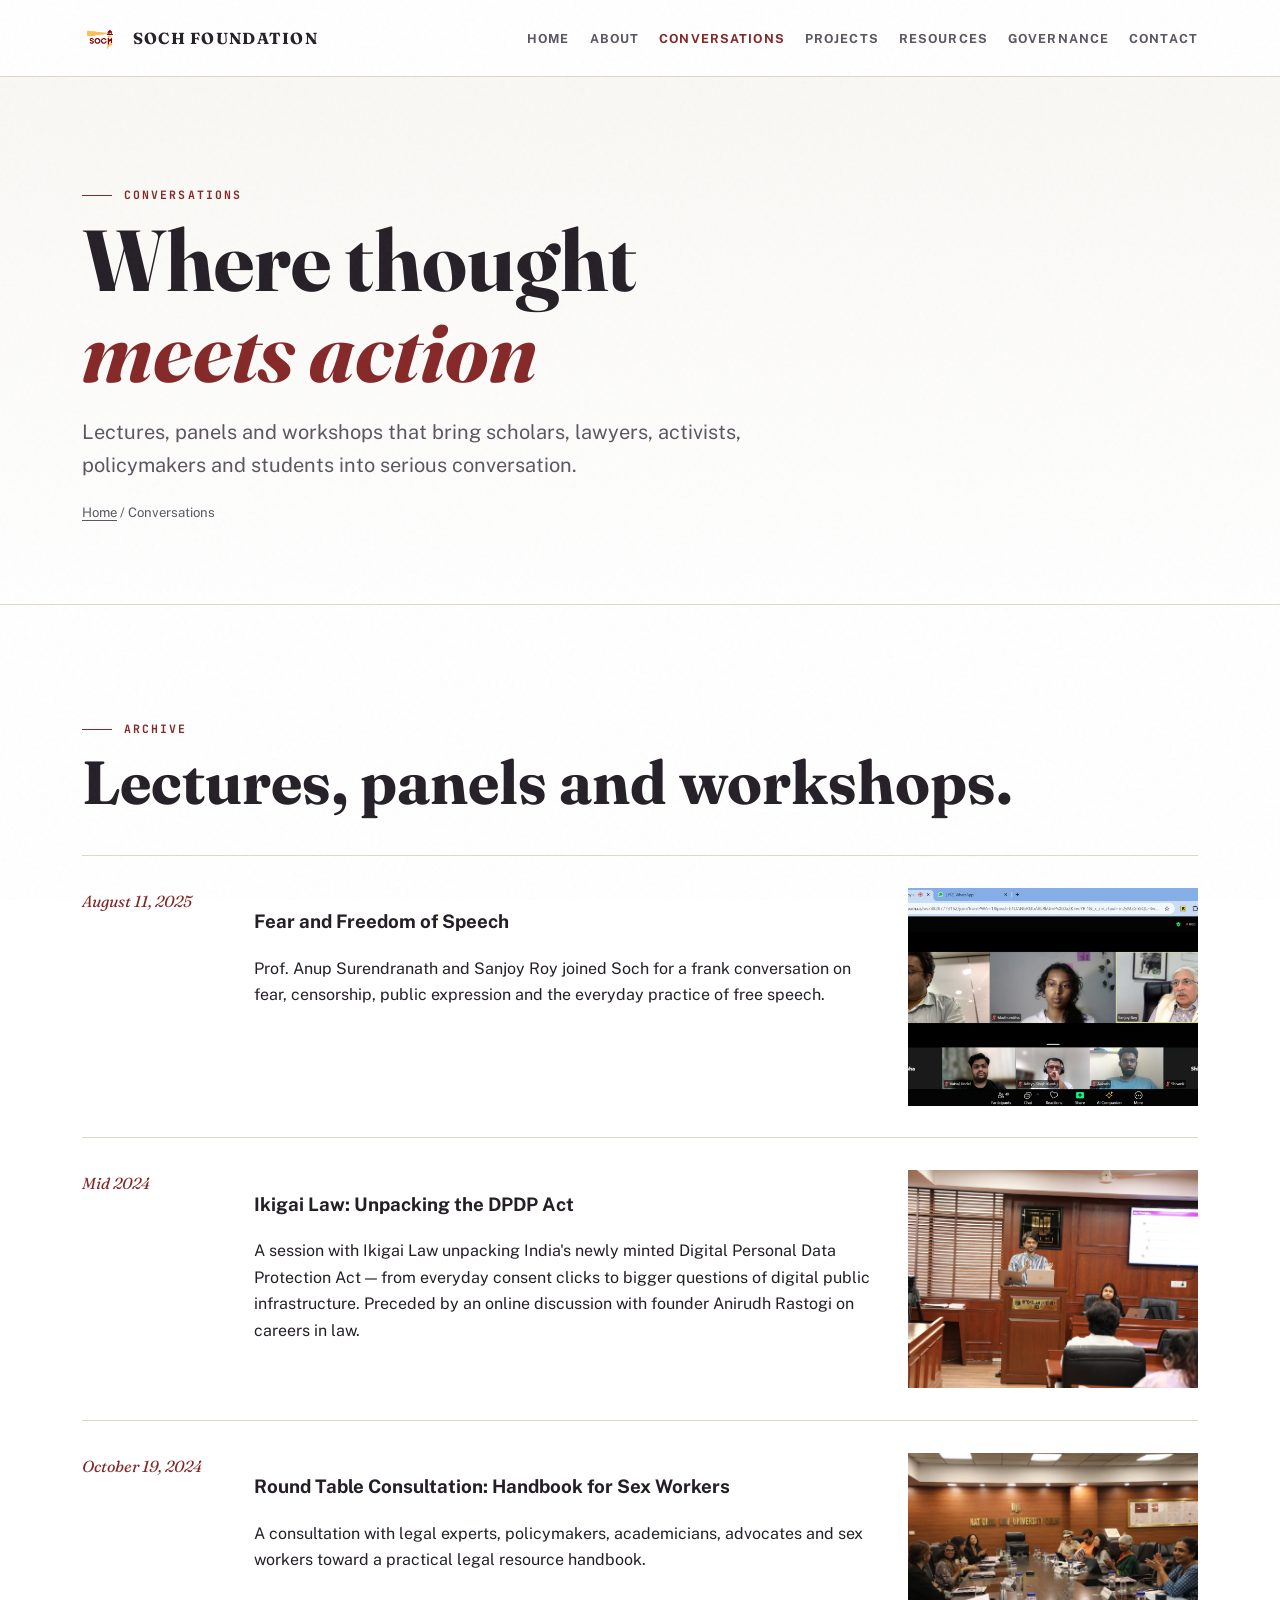
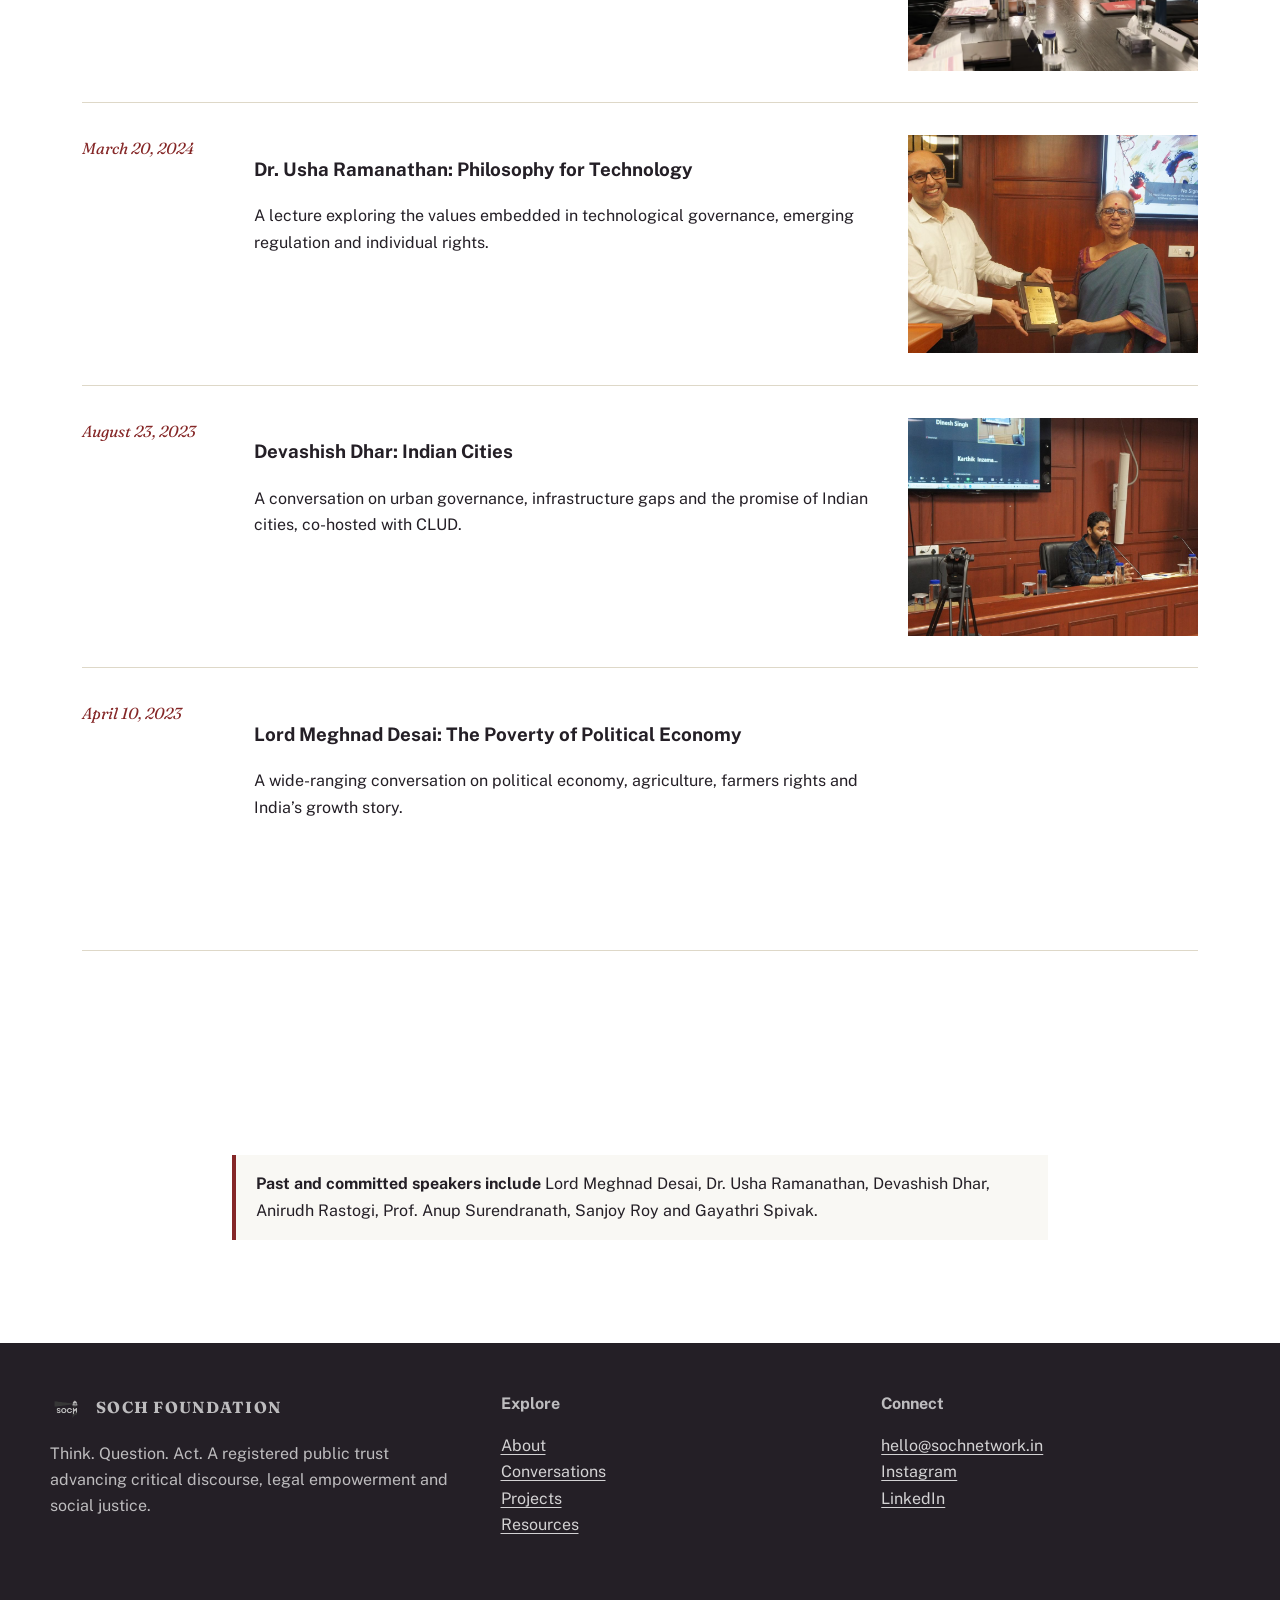
<file: conversations.html>
<!doctype html>
<html lang="en" data-ga4="G-XXXXXXXXXX">
<head>
<meta charset="utf-8">
<meta name="viewport" content="width=device-width, initial-scale=1">
<title>Conversations &amp; Events | Soch Foundation</title>
<meta name="description" content="Explore Soch Foundation conversations, lectures, workshops and public events.">

<link rel="canonical" href="https://sochnetwork.in/conversations.html">
<link rel="preconnect" href="https://fonts.googleapis.com">
<link rel="preconnect" href="https://fonts.gstatic.com" crossorigin>
<link href="https://fonts.googleapis.com/css2?family=Fraunces:opsz,wght@9..144,400;9..144,500;9..144,600;9..144,700&family=Public+Sans:wght@400;500;600;700&family=JetBrains+Mono:wght@400;500&display=swap" rel="stylesheet">
<link rel="stylesheet" href="assets/css/styles.css">
<link rel="icon" href="assets/favicons/favicon.ico" sizes="any">
<link rel="icon" href="assets/favicons/favicon.svg" type="image/svg+xml">
<link rel="apple-touch-icon" href="assets/favicons/apple-touch-icon.png">
<link rel="manifest" href="site.webmanifest">
<meta property="og:type" content="website">
<meta property="og:site_name" content="Soch Foundation">
<meta property="og:title" content="Conversations &amp; Events | Soch Foundation">
<meta property="og:description" content="Explore Soch Foundation conversations, lectures, workshops and public events.">
<meta property="og:url" content="https://sochnetwork.in/conversations.html">
<meta property="og:image" content="https://sochnetwork.in/assets/img/event1.avif">
<meta name="twitter:card" content="summary_large_image">
<meta name="twitter:title" content="Conversations &amp; Events | Soch Foundation">
<meta name="twitter:description" content="Explore Soch Foundation conversations, lectures, workshops and public events.">
<meta name="twitter:image" content="https://sochnetwork.in/assets/img/event1.avif">
<script type="application/ld+json">{"@context":"https://schema.org","@type":"Organization","name":"Soch Foundation","alternateName":"Soch Network","url":"https://sochnetwork.in/","logo":"https://sochnetwork.in/assets/img/logo.png","email":"hello@sochnetwork.in","sameAs":["https://www.instagram.com/soch__foundation","https://www.linkedin.com/company/sochfoundationindia"]}</script>
<script type="application/ld+json">{"@context":"https://schema.org","@type":"BreadcrumbList","itemListElement":[{"@type":"ListItem","position":1,"name":"Home","item":"https://sochnetwork.in/"},{"@type":"ListItem","position":2,"name":"Conversations","item":"https://sochnetwork.in/conversations.html"}]}</script>
<script type="application/ld+json">{"@context":"https://schema.org","@type":"Event","name":"Fear and Freedom of Speech","startDate":"2025-08-11","eventAttendanceMode":"https://schema.org/OfflineEventAttendanceMode","eventStatus":"https://schema.org/EventScheduled","image":["https://sochnetwork.in/assets/img/event1.avif"],"description":"Prof. Anup Surendranath and Sanjoy Roy joined Soch for a frank conversation on fear, censorship, public expression and the everyday practice of free speech.","organizer":{"@type":"Organization","name":"Soch Foundation","url":"https://sochnetwork.in/"}}</script>
<script type="application/ld+json">{"@context":"https://schema.org","@type":"Event","name":"Ikigai Law: Unpacking the DPDP Act","startDate":"2024-06-01","eventAttendanceMode":"https://schema.org/OnlineEventAttendanceMode","eventStatus":"https://schema.org/EventScheduled","location":{"@type":"VirtualLocation","url":"https://sochnetwork.in/conversations.html"},"image":["https://sochnetwork.in/assets/img/event-ikigai.jpeg"],"description":"A session with Ikigai Law unpacking India's Digital Personal Data Protection Act, preceded by a discussion with founder Anirudh Rastogi on careers in law.","organizer":{"@type":"Organization","name":"Soch Foundation","url":"https://sochnetwork.in/"}}</script>
<script type="application/ld+json">{"@context":"https://schema.org","@type":"Event","name":"Round Table Consultation: Handbook for Sex Workers","startDate":"2024-10-19","eventAttendanceMode":"https://schema.org/OfflineEventAttendanceMode","eventStatus":"https://schema.org/EventScheduled","image":["https://sochnetwork.in/assets/img/event2.webp"],"description":"A consultation with legal experts, policymakers, academicians, advocates and sex workers toward a practical legal resource handbook.","organizer":{"@type":"Organization","name":"Soch Foundation","url":"https://sochnetwork.in/"}}</script>
<script type="application/ld+json">{"@context":"https://schema.org","@type":"Event","name":"Dr. Usha Ramanathan: Philosophy for Technology","startDate":"2024-03-20","eventAttendanceMode":"https://schema.org/OfflineEventAttendanceMode","eventStatus":"https://schema.org/EventScheduled","image":["https://sochnetwork.in/assets/img/event3.jpg"],"description":"A lecture exploring the values embedded in technological governance, emerging regulation and individual rights.","organizer":{"@type":"Organization","name":"Soch Foundation","url":"https://sochnetwork.in/"}}</script>
<script type="application/ld+json">{"@context":"https://schema.org","@type":"Event","name":"Devashish Dhar: Indian Cities","startDate":"2023-08-23","eventAttendanceMode":"https://schema.org/OfflineEventAttendanceMode","eventStatus":"https://schema.org/EventScheduled","image":["https://sochnetwork.in/assets/img/event4.jpg"],"description":"A conversation on urban governance, infrastructure gaps and the promise of Indian cities, co-hosted with CLUD.","organizer":{"@type":"Organization","name":"Soch Foundation","url":"https://sochnetwork.in/"}}</script>
<script type="application/ld+json">{"@context":"https://schema.org","@type":"Event","name":"Lord Meghnad Desai: The Poverty of Political Economy","startDate":"2023-04-10","eventAttendanceMode":"https://schema.org/OfflineEventAttendanceMode","eventStatus":"https://schema.org/EventScheduled","image":["https://sochnetwork.in/assets/img/event5.jpg"],"description":"A wide-ranging conversation on political economy, agriculture, farmers rights and India’s growth story.","organizer":{"@type":"Organization","name":"Soch Foundation","url":"https://sochnetwork.in/"}}</script>
</head>
<body>
<a class="skip-link" href="#main">Skip to content</a>
<header class="site-header">
<nav class="nav" aria-label="Main navigation">
<a class="brand" href="index.html"><img src="assets/img/logo.png" alt="Soch Foundation logo"><span>Soch Foundation</span></a>
<button class="nav-toggle" type="button" aria-label="Open navigation" aria-expanded="false" data-nav-toggle><span></span></button>
<ul class="nav-links" data-nav-links><li><a href="index.html">Home</a></li><li><a href="about.html">About</a></li><li><a href="conversations.html" aria-current="page">Conversations</a></li><li><a href="projects.html">Projects</a></li><li><a href="resources.html">Resources</a></li><li><a href="governance.html">Governance</a></li><li><a href="contact.html">Contact</a></li></ul>
</nav>
</header>
<main id="main"><section class="page-hero"><div class="section"><p class="eyebrow">Conversations</p><h1>Where thought<br><em>meets action</em></h1><p class="lead">Lectures, panels and workshops that bring scholars, lawyers, activists, policymakers and students into serious conversation.</p><nav class="breadcrumbs" aria-label="Breadcrumb"><a href="index.html">Home</a> / Conversations</nav></div></section><section class="section"><p class="section-label">Archive</p><h2 class="section-title">Lectures, panels and workshops.</h2><div class="event-list"><article class="event" data-animate><time datetime="2025-08-11">August 11, 2025</time><div><h3>Fear and Freedom of Speech</h3><p>Prof. Anup Surendranath and Sanjoy Roy joined Soch for a frank conversation on fear, censorship, public expression and the everyday practice of free speech.</p></div><img loading="lazy" src="assets/img/event1.avif" alt="Fear and Freedom of Speech"></article><article class="event" data-animate><time datetime="2024-06-01">Mid 2024</time><div><h3>Ikigai Law: Unpacking the DPDP Act</h3><p>A session with Ikigai Law unpacking India's newly minted Digital Personal Data Protection Act — from everyday consent clicks to bigger questions of digital public infrastructure. Preceded by an online discussion with founder Anirudh Rastogi on careers in law.</p></div><img loading="lazy" src="assets/img/event-ikigai.jpeg" alt="Ikigai Law DPDP Act session"></article><article class="event" data-animate><time datetime="2024-10-19">October 19, 2024</time><div><h3>Round Table Consultation: Handbook for Sex Workers</h3><p>A consultation with legal experts, policymakers, academicians, advocates and sex workers toward a practical legal resource handbook.</p></div><img loading="lazy" src="assets/img/event2.webp" alt="Round Table Consultation: Handbook for Sex Workers"></article><article class="event" data-animate><time datetime="2024-03-20">March 20, 2024</time><div><h3>Dr. Usha Ramanathan: Philosophy for Technology</h3><p>A lecture exploring the values embedded in technological governance, emerging regulation and individual rights.</p></div><img loading="lazy" src="assets/img/event3.jpg" alt="Dr. Usha Ramanathan: Philosophy for Technology"></article><article class="event" data-animate><time datetime="2023-08-23">August 23, 2023</time><div><h3>Devashish Dhar: Indian Cities</h3><p>A conversation on urban governance, infrastructure gaps and the promise of Indian cities, co-hosted with CLUD.</p></div><img loading="lazy" src="assets/img/event4.jpg" alt="Devashish Dhar: Indian Cities"></article><article class="event" data-animate><time datetime="2023-04-10">April 10, 2023</time><div><h3>Lord Meghnad Desai: The Poverty of Political Economy</h3><p>A wide-ranging conversation on political economy, agriculture, farmers rights and India’s growth story.</p></div><img loading="lazy" src="assets/img/event5.jpg" alt="Lord Meghnad Desai: The Poverty of Political Economy"></article></div></section><section class="section narrow"><div class="notice"><strong>Past and committed speakers include</strong> Lord Meghnad Desai, Dr. Usha Ramanathan, Devashish Dhar, Anirudh Rastogi, Prof. Anup Surendranath, Sanjoy Roy and Gayathri Spivak.</div></section></main>
<footer class="site-footer">
<div class="footer-inner">
<div><div class="footer-brand"><img src="assets/img/logo.png" alt=""><strong>Soch Foundation</strong></div><p>Think. Question. Act. A registered public trust advancing critical discourse, legal empowerment and social justice.</p></div>
<div><strong>Explore</strong><p><a href="about.html">About</a><br><a href="conversations.html">Conversations</a><br><a href="projects.html">Projects</a><br><a href="resources.html">Resources</a></p></div>
<div><strong>Connect</strong><p><a href="mailto:hello@sochnetwork.in">hello@sochnetwork.in</a><br><a href="https://www.instagram.com/soch__foundation" rel="noopener" target="_blank">Instagram</a><br><a href="https://www.linkedin.com/company/sochfoundationindia" rel="noopener" target="_blank">LinkedIn</a></p></div>
</div>
</footer>
<script src="assets/js/main.js" defer></script>
</body>
</html>
</file>
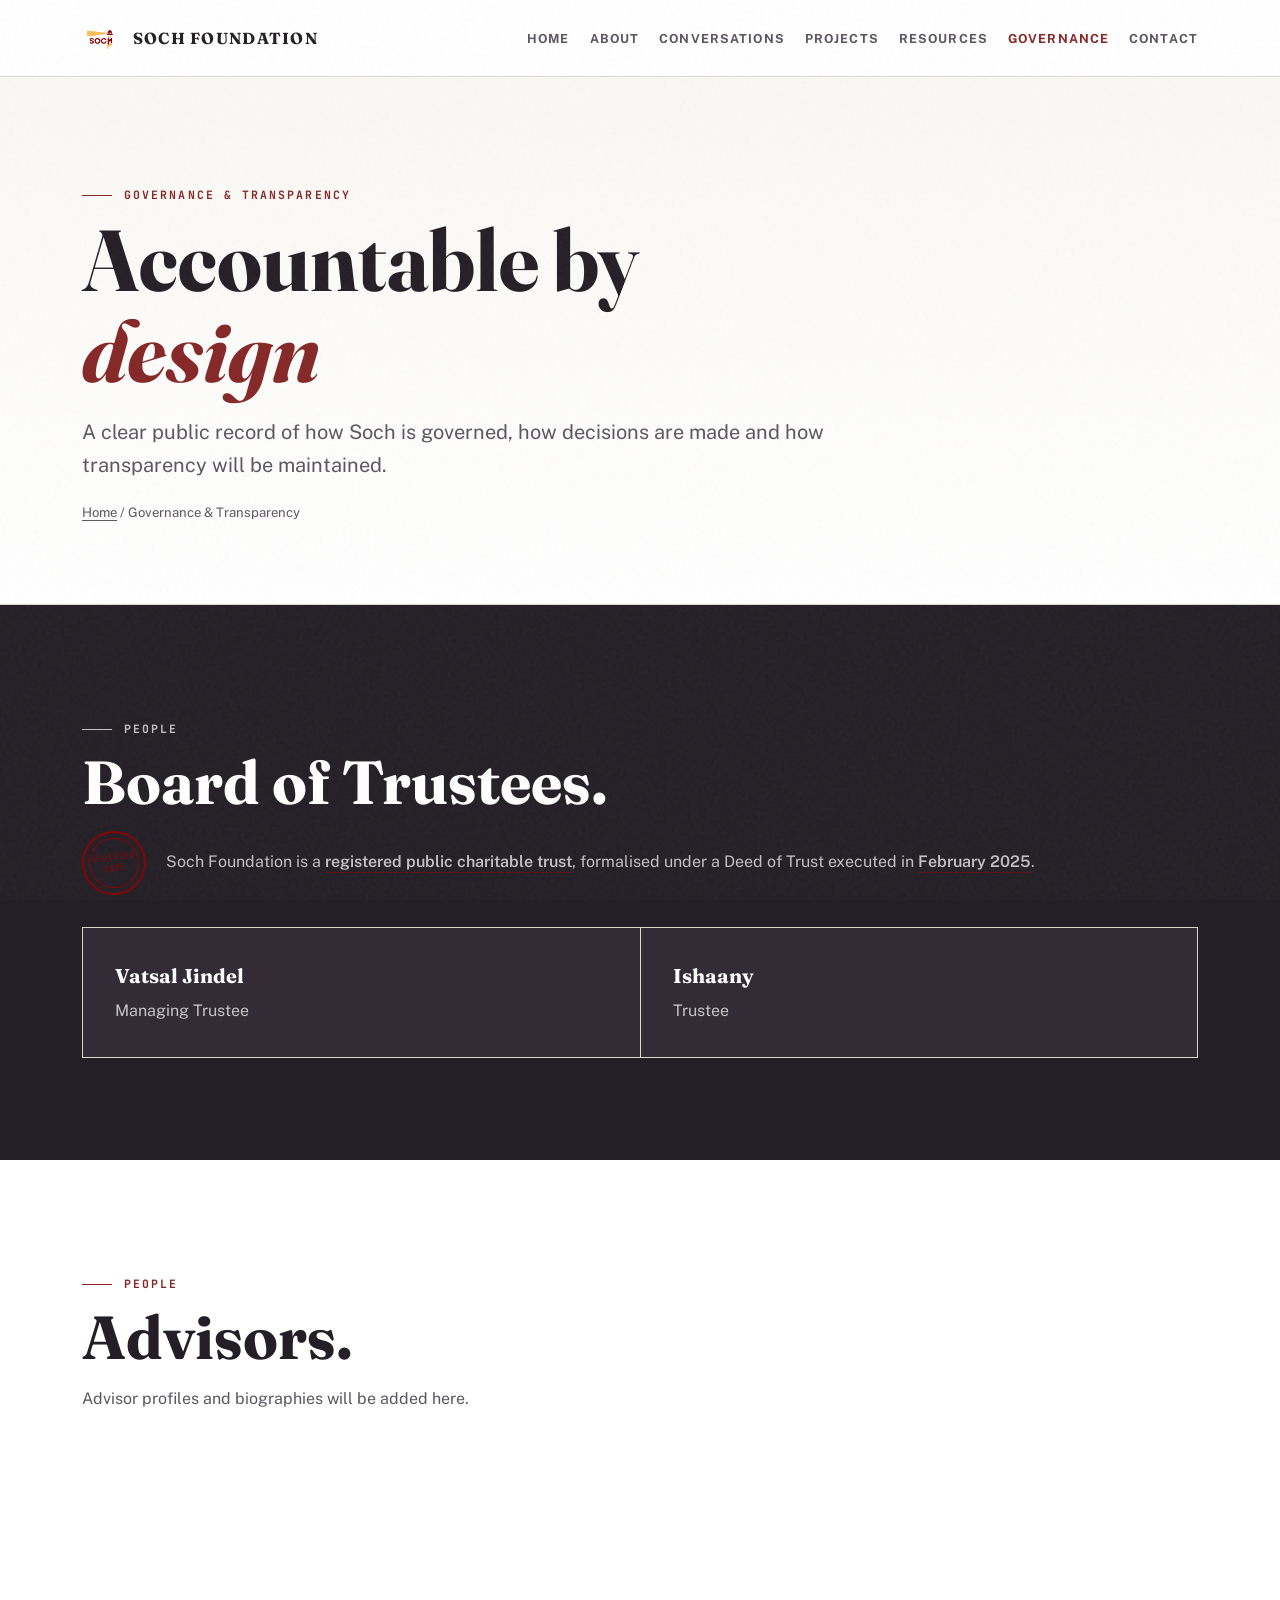
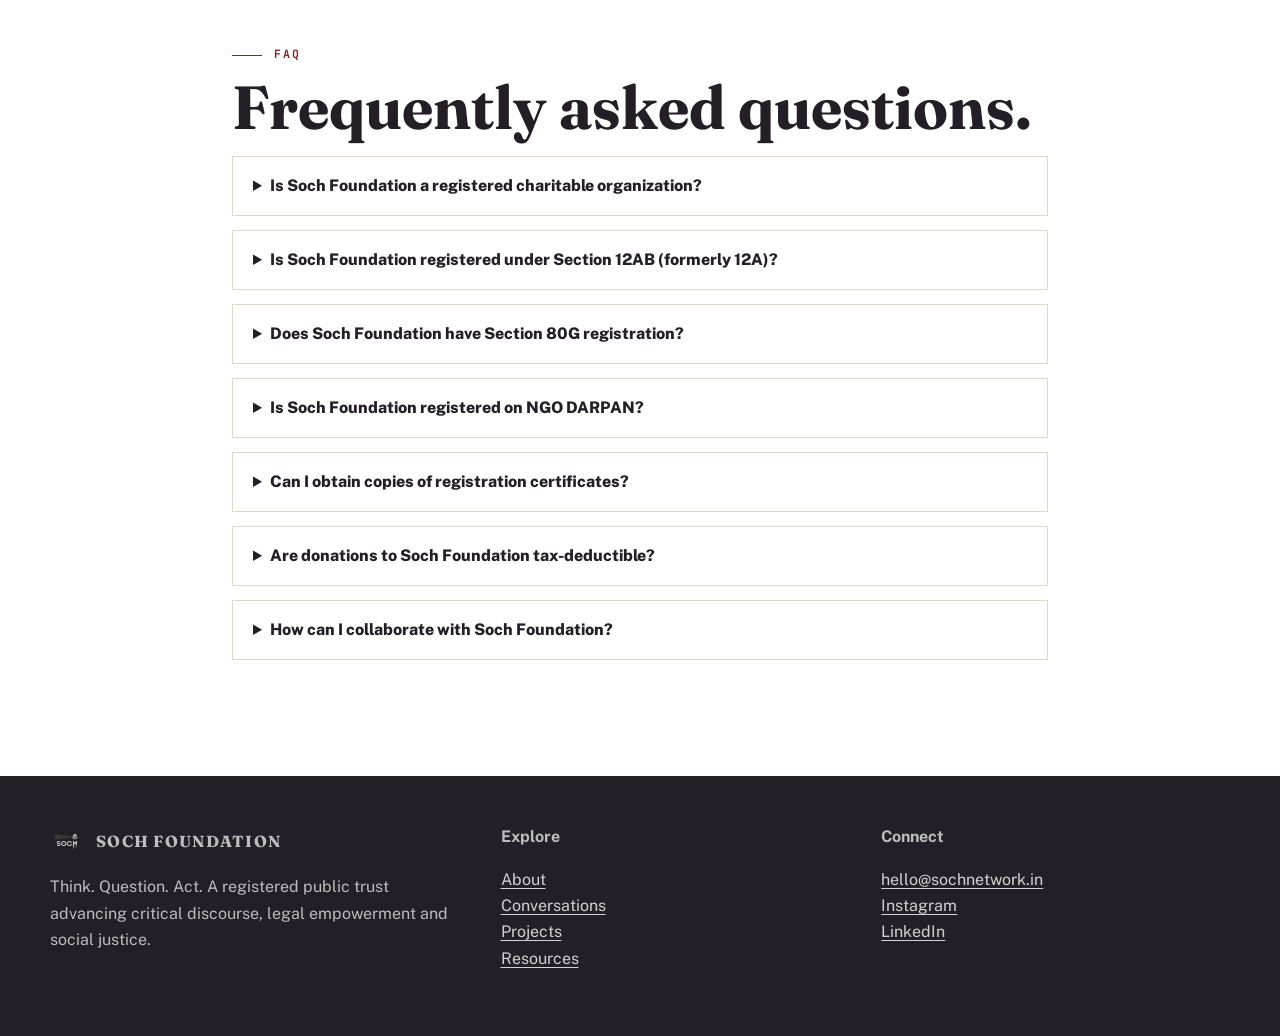
<file: governance.html>
<!doctype html>
<html lang="en" data-ga4="G-XXXXXXXXXX">
<head>
<meta charset="utf-8">
<meta name="viewport" content="width=device-width, initial-scale=1">
<title>Governance &amp; Transparency | Soch Foundation</title>
<meta name="description" content="Governance, transparency, trust information and compliance readiness for Soch Foundation.">

<link rel="canonical" href="https://sochnetwork.in/governance.html">
<link rel="preconnect" href="https://fonts.googleapis.com">
<link rel="preconnect" href="https://fonts.gstatic.com" crossorigin>
<link href="https://fonts.googleapis.com/css2?family=Fraunces:opsz,wght@9..144,400;9..144,500;9..144,600;9..144,700&family=Public+Sans:wght@400;500;600;700&family=JetBrains+Mono:wght@400;500&display=swap" rel="stylesheet">
<link rel="stylesheet" href="assets/css/styles.css">
<link rel="icon" href="assets/favicons/favicon.ico" sizes="any">
<link rel="icon" href="assets/favicons/favicon.svg" type="image/svg+xml">
<link rel="apple-touch-icon" href="assets/favicons/apple-touch-icon.png">
<link rel="manifest" href="site.webmanifest">
<meta property="og:type" content="website">
<meta property="og:site_name" content="Soch Foundation">
<meta property="og:title" content="Governance &amp; Transparency | Soch Foundation">
<meta property="og:description" content="Governance, transparency, trust information and compliance readiness for Soch Foundation.">
<meta property="og:url" content="https://sochnetwork.in/governance.html">
<meta property="og:image" content="https://sochnetwork.in/assets/img/event4.jpg">
<meta name="twitter:card" content="summary_large_image">
<meta name="twitter:title" content="Governance &amp; Transparency | Soch Foundation">
<meta name="twitter:description" content="Governance, transparency, trust information and compliance readiness for Soch Foundation.">
<meta name="twitter:image" content="https://sochnetwork.in/assets/img/event4.jpg">
<script type="application/ld+json">{"@context":"https://schema.org","@type":"Organization","name":"Soch Foundation","alternateName":"Soch Network","url":"https://sochnetwork.in/","logo":"https://sochnetwork.in/assets/img/logo.png","email":"hello@sochnetwork.in","sameAs":["https://www.instagram.com/soch__foundation","https://www.linkedin.com/company/sochfoundationindia"]}</script>
<script type="application/ld+json">{"@context":"https://schema.org","@type":"BreadcrumbList","itemListElement":[{"@type":"ListItem","position":1,"name":"Home","item":"https://sochnetwork.in/"},{"@type":"ListItem","position":2,"name":"Governance & Transparency","item":"https://sochnetwork.in/governance.html"}]}</script>
<script type="application/ld+json">{"@context":"https://schema.org","@type":"FAQPage","mainEntity":[{"@type":"Question","name":"Is Soch Foundation a registered charitable organization?","acceptedAnswer":{"@type":"Answer","text":"Yes. Soch Foundation is a Public Charitable Trust, registered as a charitable trust."}},{"@type":"Question","name":"Is Soch Foundation registered under Section 12AB (formerly 12A)?","acceptedAnswer":{"@type":"Answer","text":"Yes."}},{"@type":"Question","name":"Does Soch Foundation have Section 80G registration?","acceptedAnswer":{"@type":"Answer","text":"Yes. Donations to Soch Foundation are eligible for tax benefits under Section 80G of the Income-tax Act, subject to applicable law."}},{"@type":"Question","name":"Is Soch Foundation registered on NGO DARPAN?","acceptedAnswer":{"@type":"Answer","text":"Yes."}},{"@type":"Question","name":"Can I obtain copies of registration certificates?","acceptedAnswer":{"@type":"Answer","text":"Yes. Registration certificates and supporting documentation may be shared with institutional partners, grant-making organizations, and other stakeholders."}},{"@type":"Question","name":"Are donations to Soch Foundation tax-deductible?","acceptedAnswer":{"@type":"Answer","text":"Yes. Donations to Soch Foundation are eligible for tax benefits under Section 80G of the Income-tax Act, subject to applicable law."}},{"@type":"Question","name":"How can I collaborate with Soch Foundation?","acceptedAnswer":{"@type":"Answer","text":"We welcome collaborations with students, researchers, academic institutions, civil society organizations, professionals, and others whose work aligns with our mission. Please contact us through our Contact page."}}]}</script>

</head>
<body>
<a class="skip-link" href="#main">Skip to content</a>
<header class="site-header">
<nav class="nav" aria-label="Main navigation">
<a class="brand" href="index.html"><img src="assets/img/logo.png" alt="Soch Foundation logo"><span>Soch Foundation</span></a>
<button class="nav-toggle" type="button" aria-label="Open navigation" aria-expanded="false" data-nav-toggle><span></span></button>
<ul class="nav-links" data-nav-links><li><a href="index.html">Home</a></li><li><a href="about.html">About</a></li><li><a href="conversations.html">Conversations</a></li><li><a href="projects.html">Projects</a></li><li><a href="resources.html">Resources</a></li><li><a href="governance.html" aria-current="page">Governance</a></li><li><a href="contact.html">Contact</a></li></ul>
</nav>
</header>
<main id="main"><section class="page-hero"><div class="section"><p class="eyebrow">Governance &amp; Transparency</p><h1>Accountable by<br><em>design</em></h1><p class="lead">A clear public record of how Soch is governed, how decisions are made and how transparency will be maintained.</p><nav class="breadcrumbs" aria-label="Breadcrumb"><a href="index.html">Home</a> / Governance &amp; Transparency</nav></div></section><section class="band"><div class="section"><p class="section-label">People</p><h2 class="section-title">Board of Trustees.</h2><div class="seal-row" style="margin-bottom:1.75rem;"><div class="seal"><span class="seal-mark">Verified<br>2025</span></div><p>Soch Foundation is a <span class="fact-verified">registered public charitable trust</span>, formalised under a Deed of Trust executed in <span class="fact-verified">February 2025</span>.</p></div><div class="grid grid-2"><article class="card" data-animate><h3>Vatsal Jindel</h3><p class="muted">Managing Trustee</p></article><article class="card" data-animate><h3>Ishaany</h3><p class="muted">Trustee</p></article></div></div></section><section class="section"><p class="section-label">People</p><h2 class="section-title">Advisors.</h2><p class="muted">Advisor profiles and biographies will be added here.</p></section><section class="section narrow faq"><p class="section-label">FAQ</p><h2 class="section-title">Frequently asked questions.</h2><details><summary>Is Soch Foundation a registered charitable organization?</summary><p>Yes. Soch Foundation is a Public Charitable Trust, registered as a charitable trust.</p></details><details><summary>Is Soch Foundation registered under Section 12AB (formerly 12A)?</summary><p>Yes. Our 12AB Registration Number: ABLTS1853P26JP01</p></details><details><summary>Does Soch Foundation have Section 80G registration?</summary><p>Yes. Donations to Soch Foundation are eligible for tax benefits under Section 80G of the Income-tax Act, subject to applicable law. 80G Registration Number: ABLTS1853P26JP02</p></details><details><summary>Is Soch Foundation registered on NGO DARPAN?</summary><p>Yes. Our DRPAN ID: RJ/2025/0817407</p></details><details><summary>Can I obtain copies of registration certificates?</summary><p>Yes. Registration certificates and supporting documentation may be shared with institutional partners, grant-making organizations, and other stakeholders.</p></details><details><summary>Are donations to Soch Foundation tax-deductible?</summary><p>Yes. Donations to Soch Foundation are eligible for tax benefits under Section 80G of the Income-tax Act, subject to applicable law.</p></details><details><summary>How can I collaborate with Soch Foundation?</summary><p>We welcome collaborations with students, researchers, academic institutions, civil society organizations, professionals, and others whose work aligns with our mission. Please contact us through our <a href="contact.html">Contact page</a>.</p></details></section></main>
<footer class="site-footer">
<div class="footer-inner">
<div><div class="footer-brand"><img src="assets/img/logo.png" alt=""><strong>Soch Foundation</strong></div><p>Think. Question. Act. A registered public trust advancing critical discourse, legal empowerment and social justice.</p></div>
<div><strong>Explore</strong><p><a href="about.html">About</a><br><a href="conversations.html">Conversations</a><br><a href="projects.html">Projects</a><br><a href="resources.html">Resources</a></p></div>
<div><strong>Connect</strong><p><a href="mailto:hello@sochnetwork.in">hello@sochnetwork.in</a><br><a href="https://www.instagram.com/soch__foundation" rel="noopener" target="_blank">Instagram</a><br><a href="https://www.linkedin.com/company/sochfoundationindia" rel="noopener" target="_blank">LinkedIn</a></p></div>
</div>
</footer>
<script src="assets/js/main.js" defer></script>
</body>
</html>
</file>
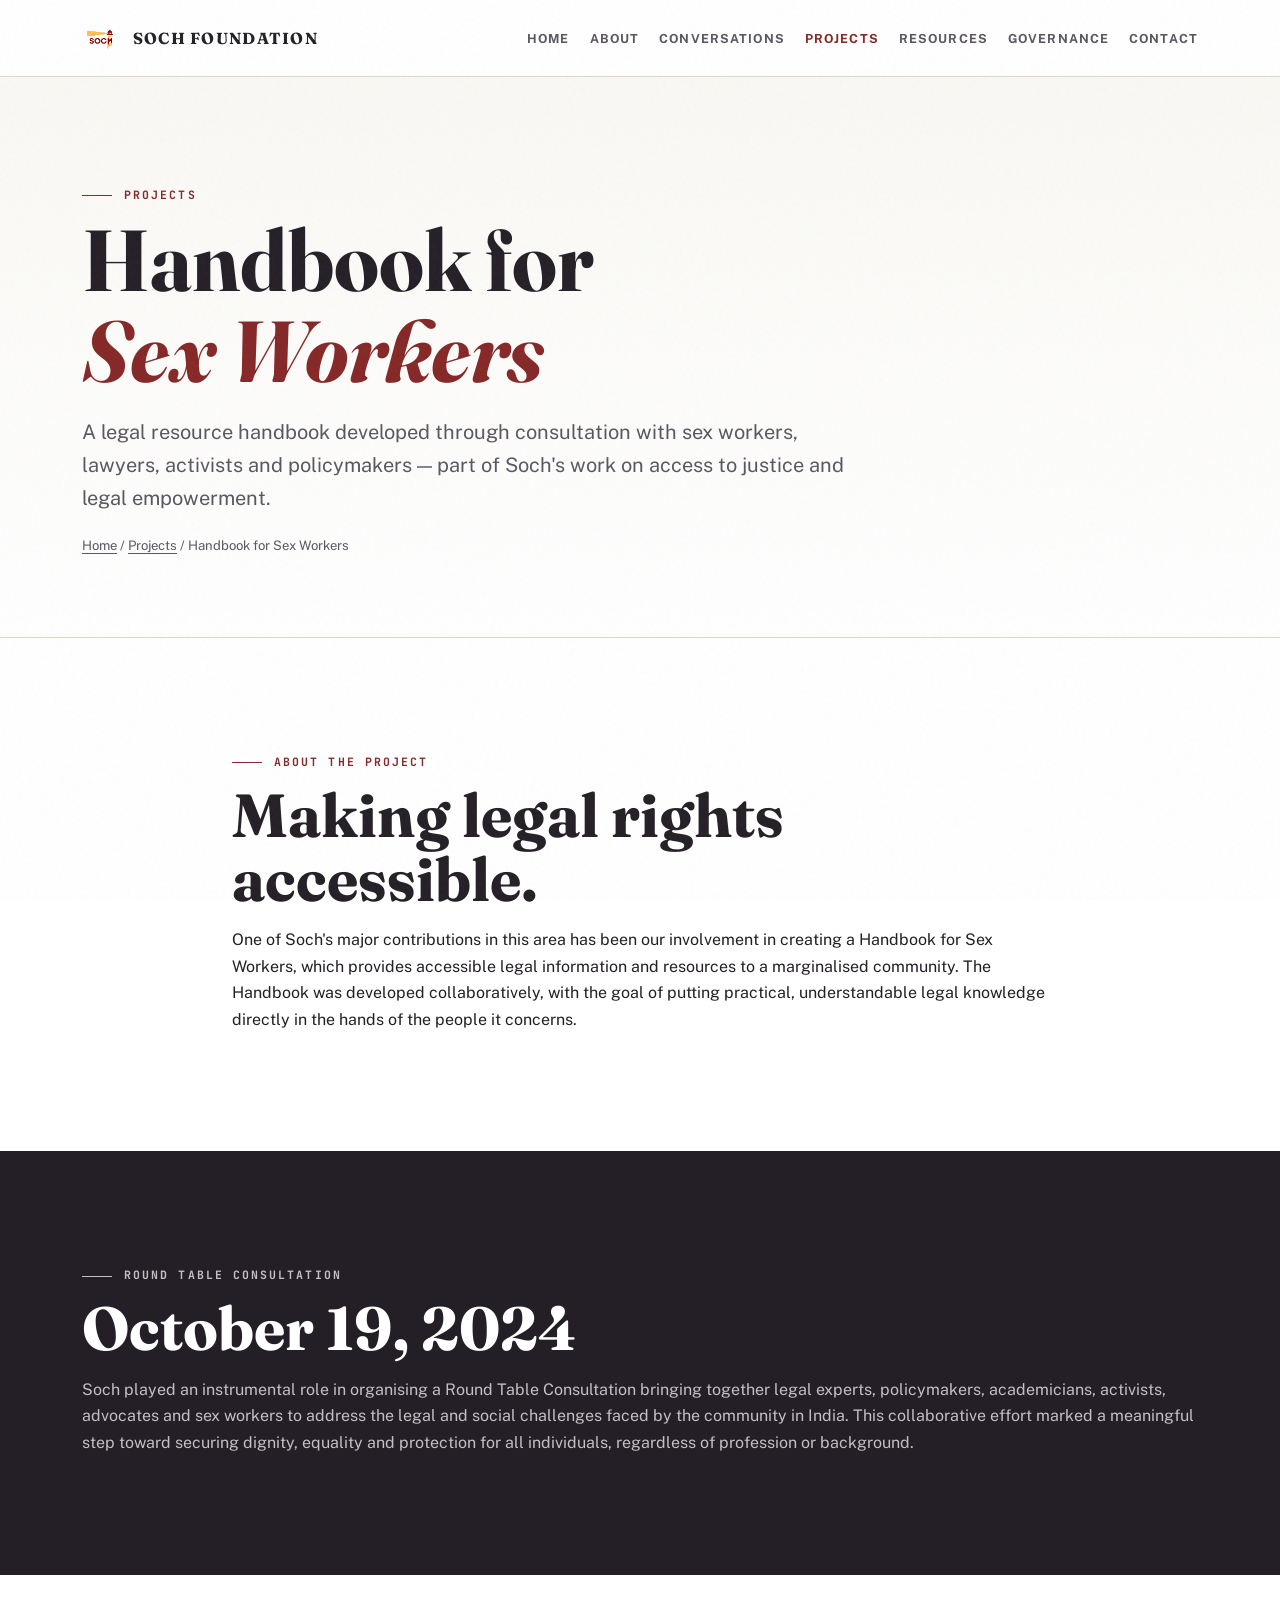
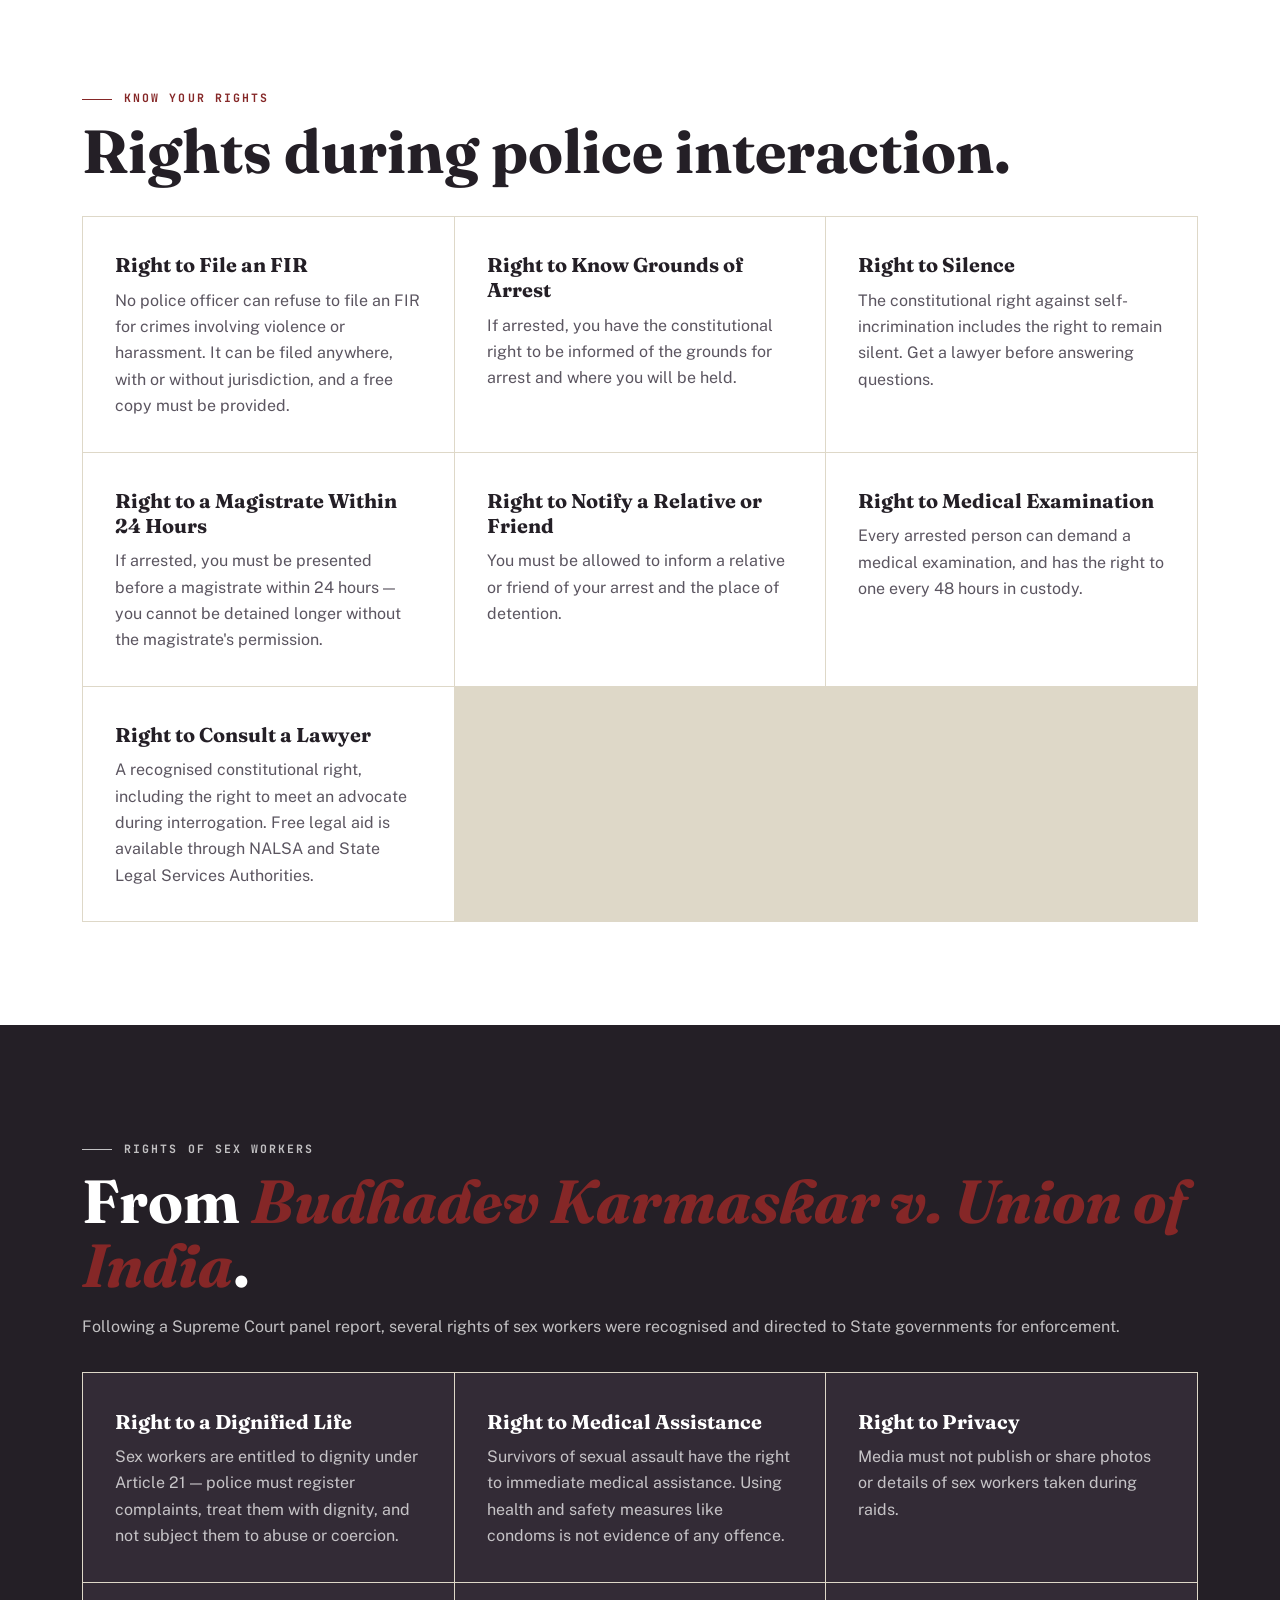
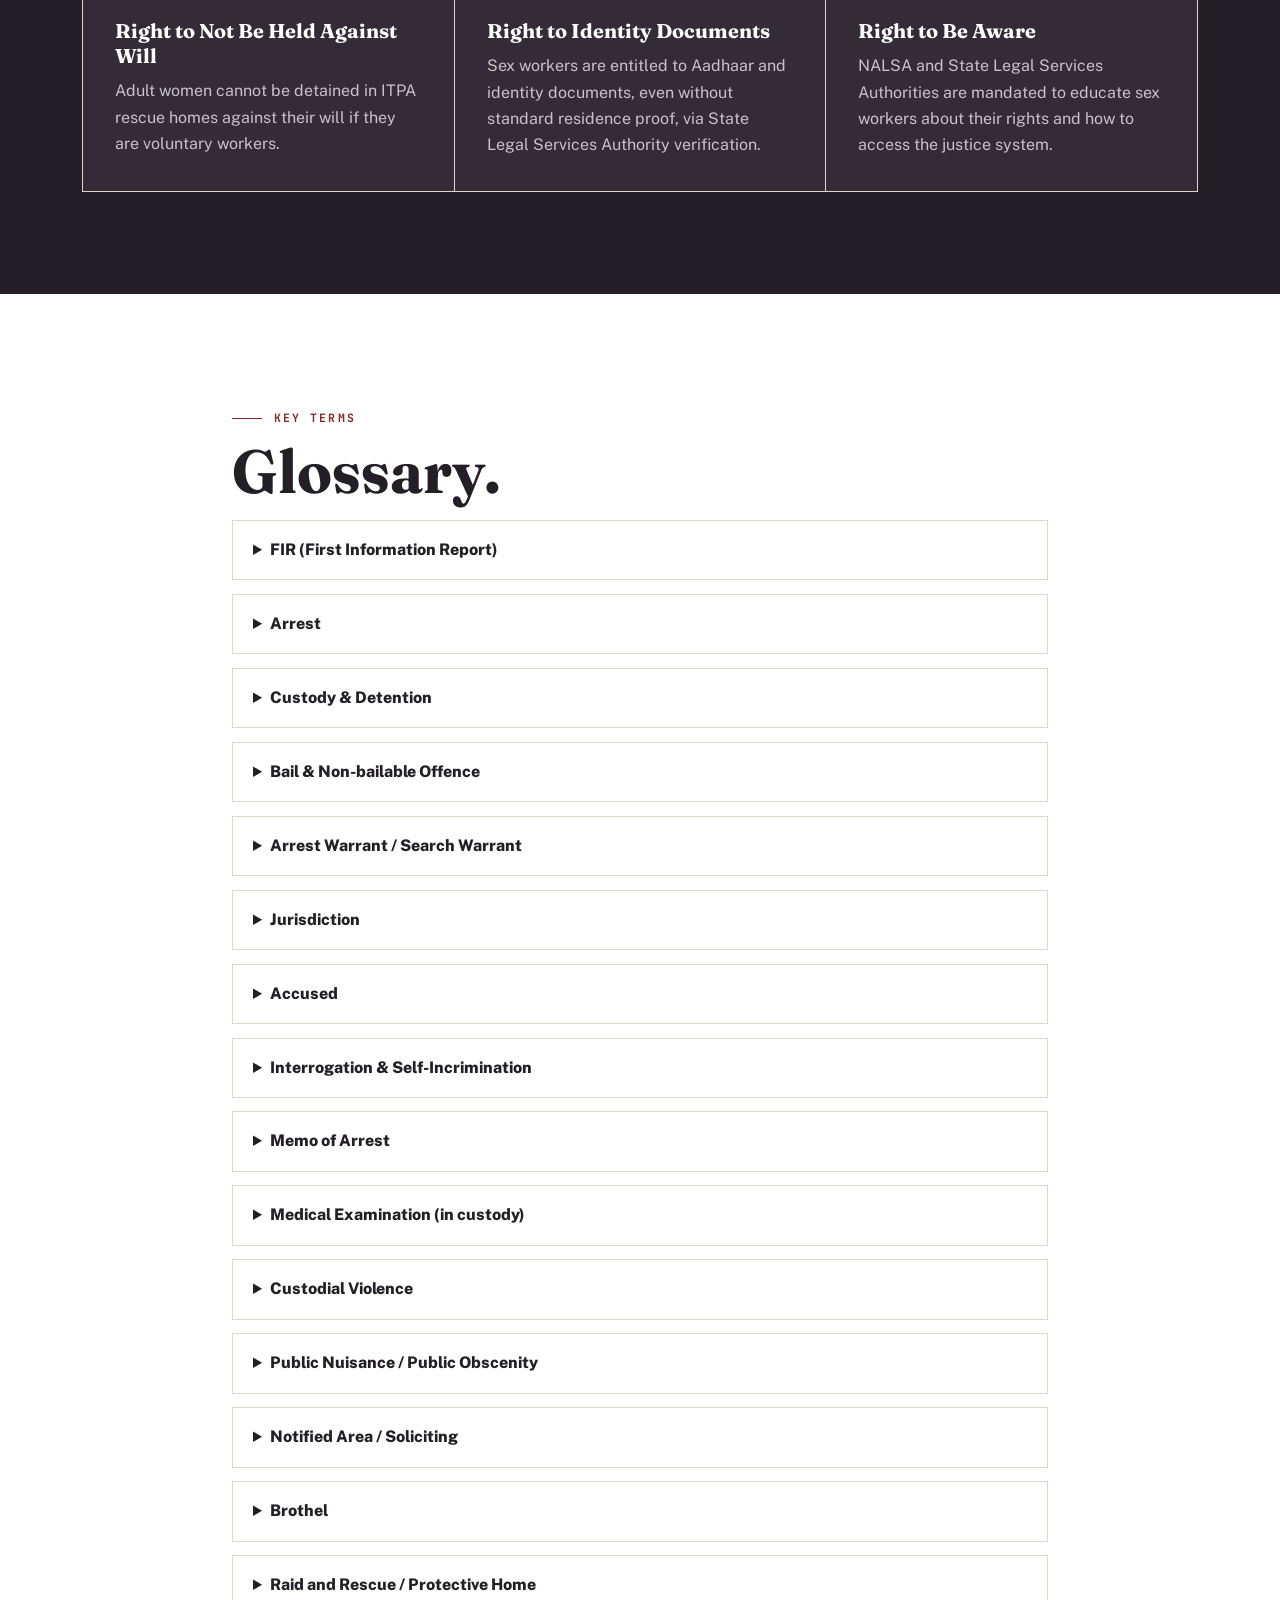
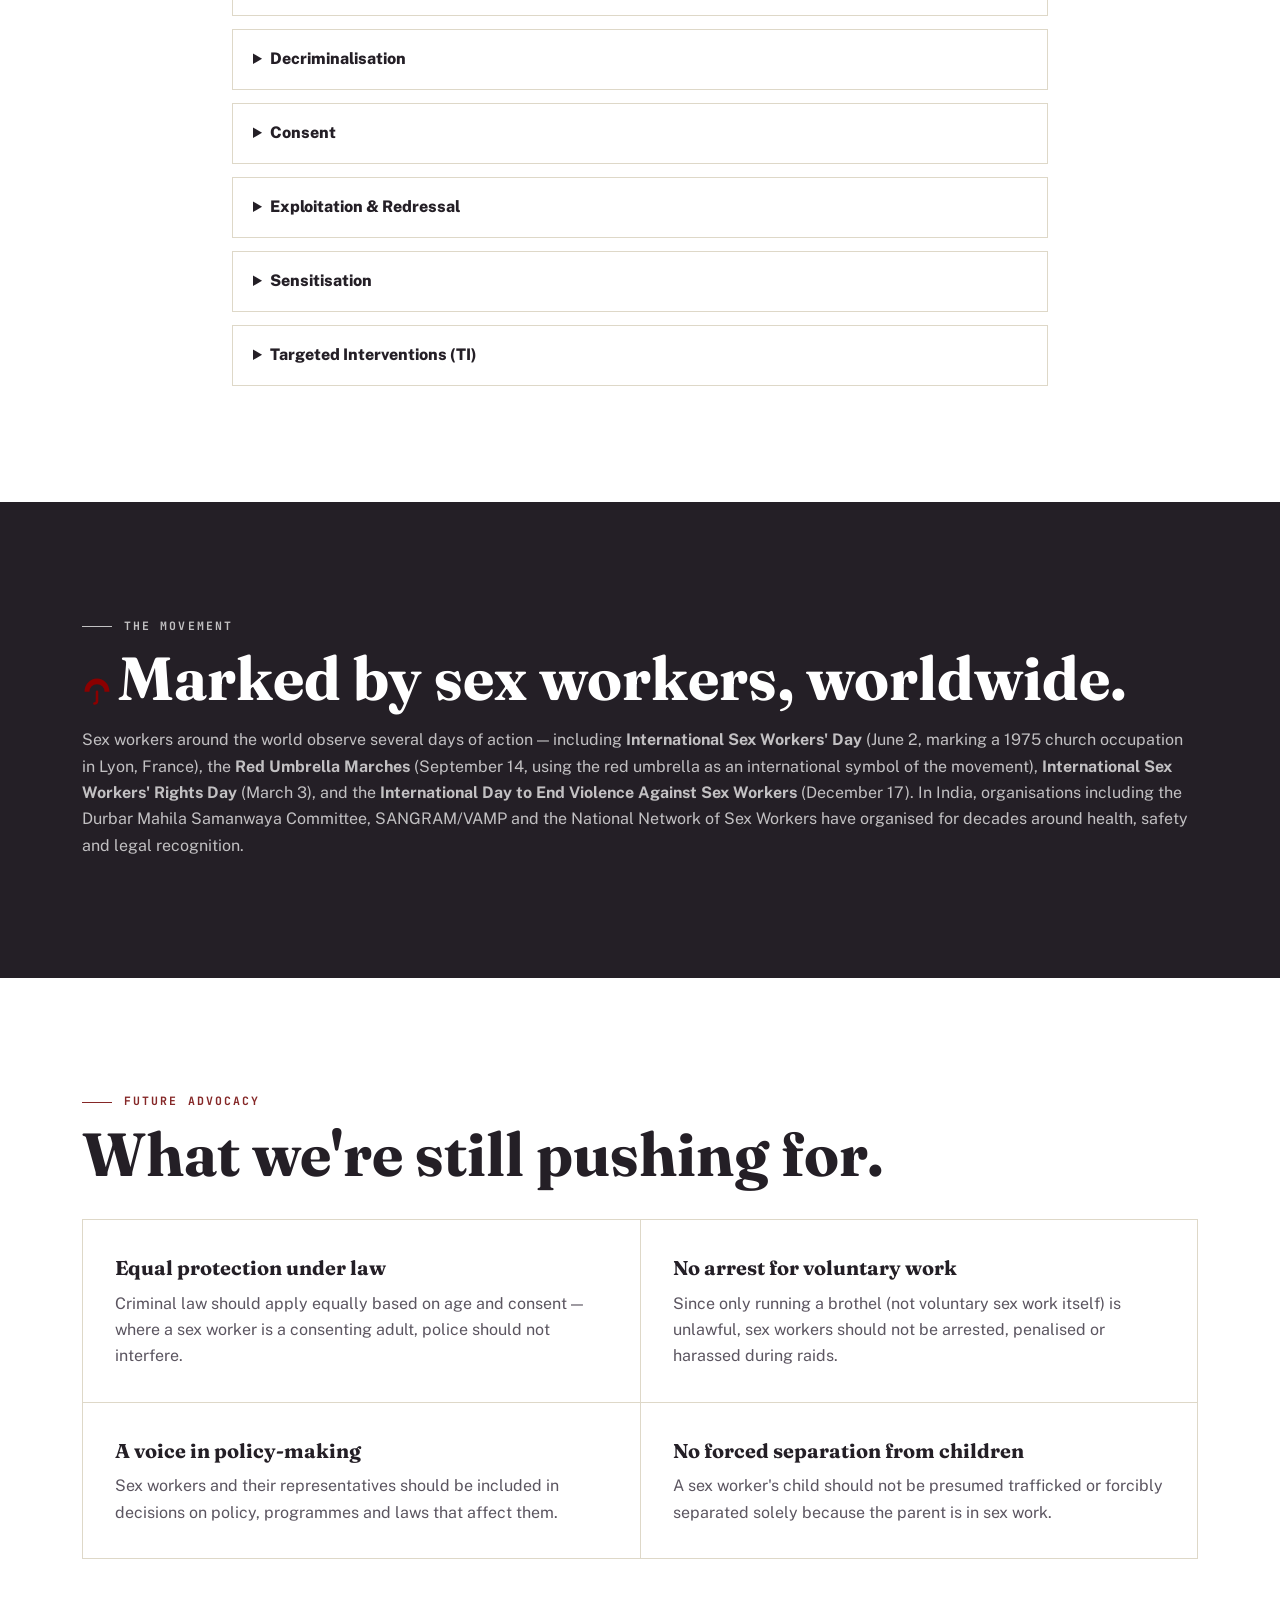
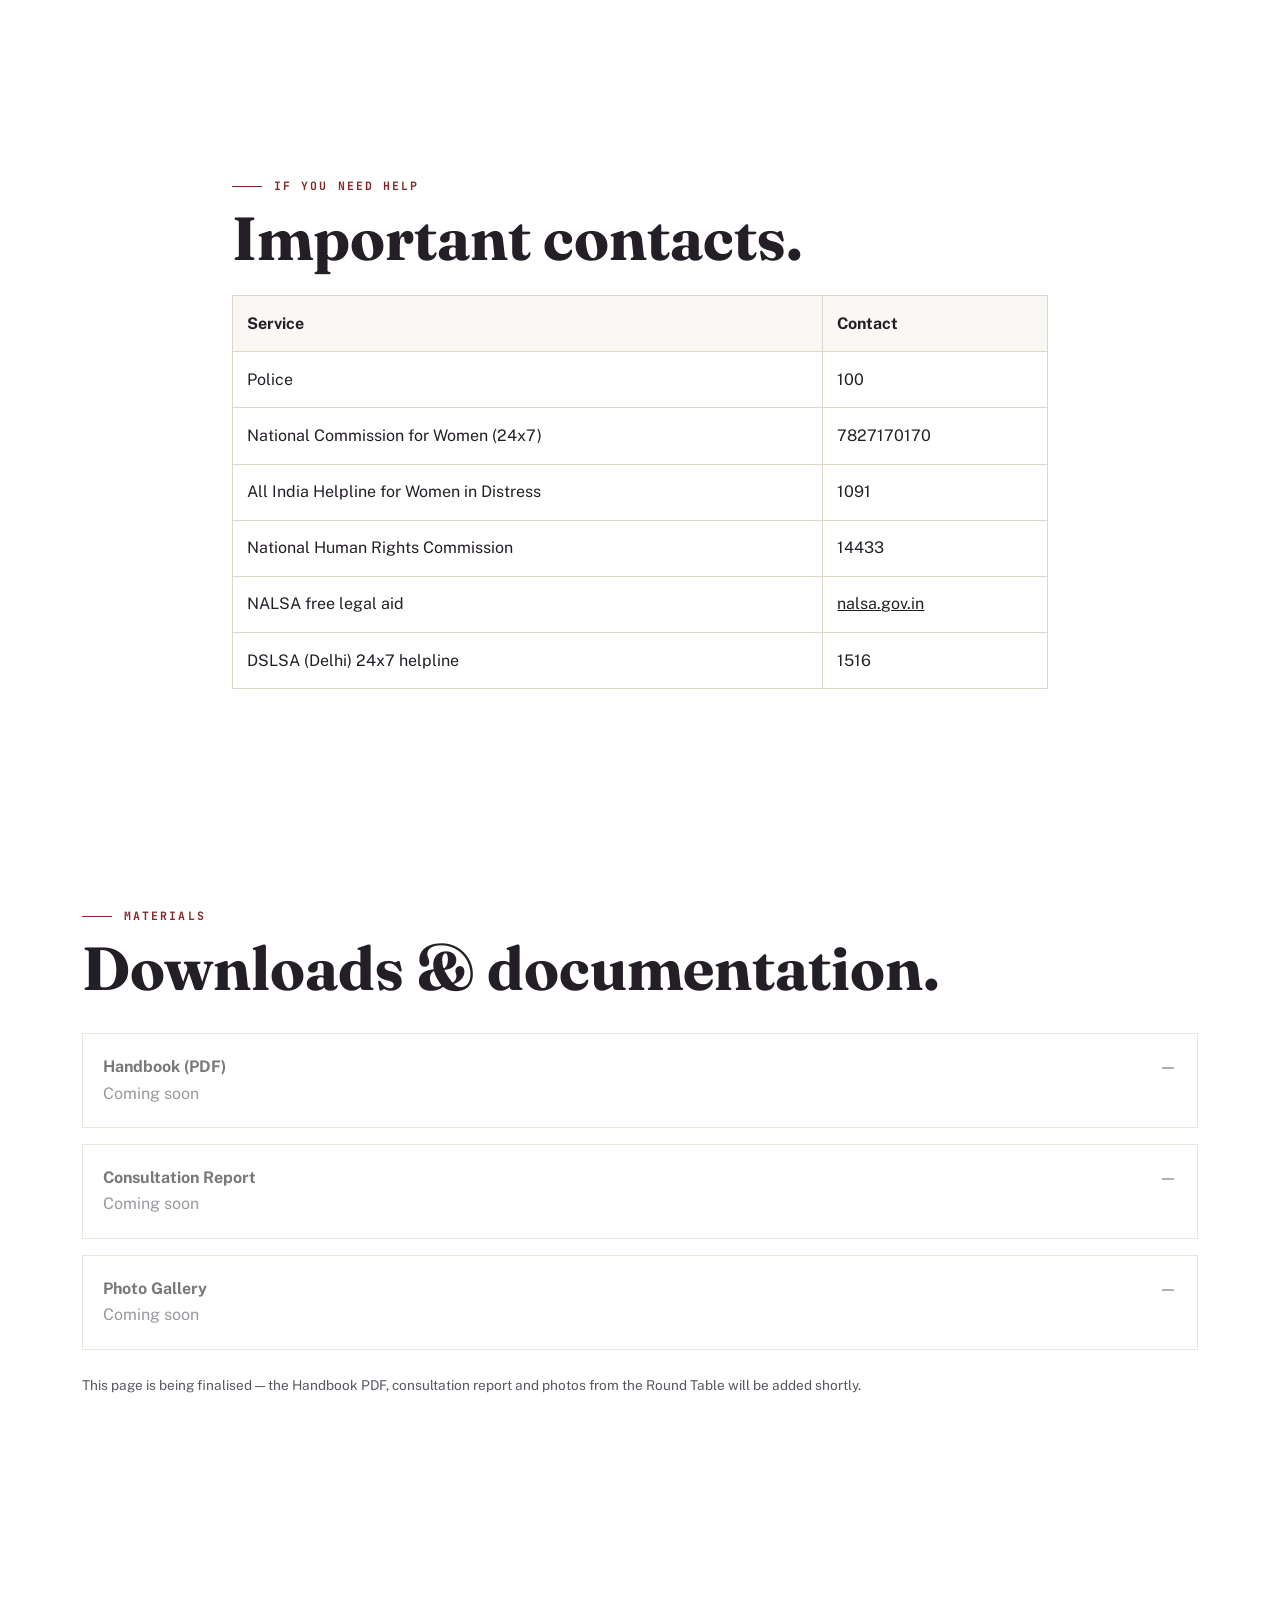
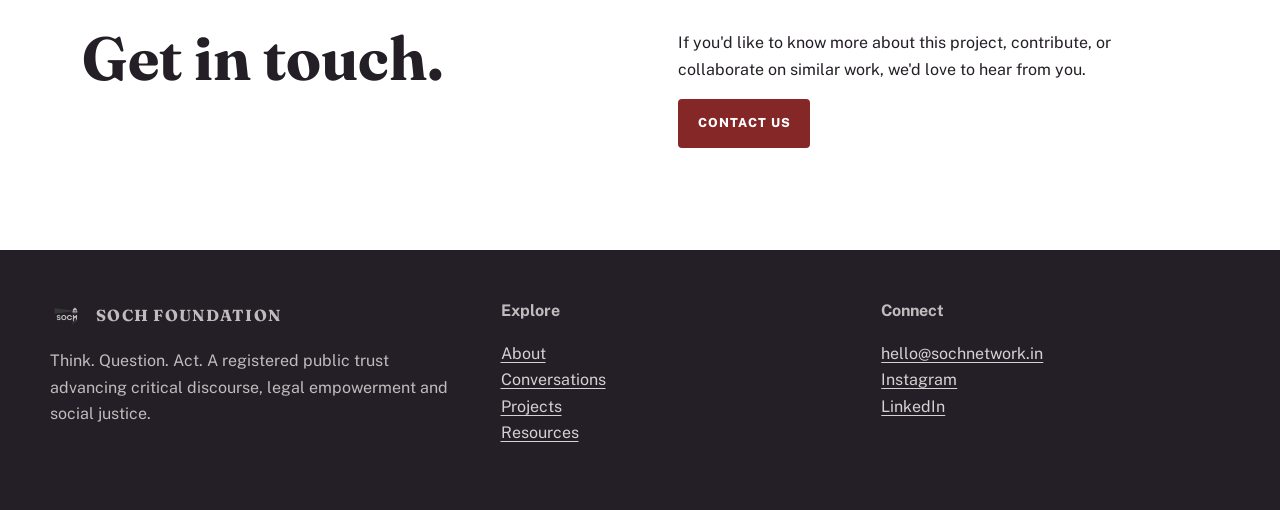
<file: handbook.html>
<!doctype html>
<html lang="en" data-ga4="G-XXXXXXXXXX">
<head>
<meta charset="utf-8">
<meta name="viewport" content="width=device-width, initial-scale=1">
<title>Handbook for Sex Workers — Know Your Rights | Soch Foundation</title>
<meta name="description" content="Soch Foundation's Handbook for Sex Workers — legal rights during arrest and police interaction, protections from Budhadev Karmaskar v. Union of India, a glossary of key terms, and important safety contacts, developed with sex workers, lawyers and policymakers.">

<link rel="canonical" href="https://sochnetwork.in/handbook.html">
<link rel="preconnect" href="https://fonts.googleapis.com">
<link rel="preconnect" href="https://fonts.gstatic.com" crossorigin>
<link href="https://fonts.googleapis.com/css2?family=Fraunces:opsz,wght@9..144,400;9..144,500;9..144,600;9..144,700&family=Public+Sans:wght@400;500;600;700&family=JetBrains+Mono:wght@400;500&display=swap" rel="stylesheet">
<link rel="stylesheet" href="assets/css/styles.css">
<link rel="icon" href="assets/favicons/favicon.ico" sizes="any">
<link rel="icon" href="assets/favicons/favicon.svg" type="image/svg+xml">
<link rel="apple-touch-icon" href="assets/favicons/apple-touch-icon.png">
<link rel="manifest" href="site.webmanifest">
<meta property="og:type" content="website">
<meta property="og:site_name" content="Soch Foundation">
<meta property="og:title" content="Handbook for Sex Workers — Know Your Rights | Soch Foundation">
<meta property="og:description" content="Legal rights during arrest and police interaction, protections recognised by the Supreme Court, a glossary of key terms, and important safety contacts.">
<meta property="og:url" content="https://sochnetwork.in/handbook.html">
<meta property="og:image" content="https://sochnetwork.in/assets/img/event2.webp">
<meta name="twitter:card" content="summary_large_image">
<meta name="twitter:title" content="Handbook for Sex Workers — Know Your Rights | Soch Foundation">
<meta name="twitter:description" content="Legal rights during arrest and police interaction, protections recognised by the Supreme Court, a glossary of key terms, and important safety contacts.">
<meta name="twitter:image" content="https://sochnetwork.in/assets/img/event2.webp">
<script type="application/ld+json">{"@context":"https://schema.org","@type":"Article","headline":"Handbook for Sex Workers — Know Your Rights","description":"Legal rights during arrest and police interaction, protections recognised by the Supreme Court in Budhadev Karmaskar v. Union of India, a glossary of key terms, and important safety contacts.","author":{"@type":"Organization","name":"Soch Foundation"},"publisher":{"@type":"Organization","name":"Soch Foundation","logo":{"@type":"ImageObject","url":"https://sochnetwork.in/assets/img/logo.png"}},"about":["Sex worker rights","Legal aid India","Police interaction rights"],"inLanguage":"en"}</script>
<script type="application/ld+json">{"@context":"https://schema.org","@type":"Organization","name":"Soch Foundation","alternateName":"Soch Network","url":"https://sochnetwork.in/","logo":"https://sochnetwork.in/assets/img/logo.png","email":"hello@sochnetwork.in","sameAs":["https://www.instagram.com/soch__foundation","https://www.linkedin.com/company/sochfoundationindia"]}</script>
<script type="application/ld+json">{"@context":"https://schema.org","@type":"BreadcrumbList","itemListElement":[{"@type":"ListItem","position":1,"name":"Home","item":"https://sochnetwork.in/"},{"@type":"ListItem","position":2,"name":"Projects","item":"https://sochnetwork.in/projects.html"},{"@type":"ListItem","position":3,"name":"Handbook for Sex Workers","item":"https://sochnetwork.in/handbook.html"}]}</script>

</head>
<body>
<a class="skip-link" href="#main">Skip to content</a>
<header class="site-header">
<nav class="nav" aria-label="Main navigation">
<a class="brand" href="index.html"><img src="assets/img/logo.png" alt="Soch Foundation logo"><span>Soch Foundation</span></a>
<button class="nav-toggle" type="button" aria-label="Open navigation" aria-expanded="false" data-nav-toggle><span></span></button>
<ul class="nav-links" data-nav-links><li><a href="index.html">Home</a></li><li><a href="about.html">About</a></li><li><a href="conversations.html">Conversations</a></li><li><a href="projects.html" aria-current="page">Projects</a></li><li><a href="resources.html">Resources</a></li><li><a href="governance.html">Governance</a></li><li><a href="contact.html">Contact</a></li></ul>
</nav>
</header>
<main id="main">

<section class="page-hero"><div class="section"><p class="eyebrow">Projects</p><h1>Handbook for<br><em>Sex Workers</em></h1><p class="lead">A legal resource handbook developed through consultation with sex workers, lawyers, activists and policymakers — part of Soch's work on access to justice and legal empowerment.</p><nav class="breadcrumbs" aria-label="Breadcrumb"><a href="index.html">Home</a> / <a href="projects.html">Projects</a> / Handbook for Sex Workers</nav></div></section>

<section class="section narrow"><p class="section-label">About the Project</p><h2 class="section-title">Making legal rights accessible.</h2><p>One of Soch's major contributions in this area has been our involvement in creating a Handbook for Sex Workers, which provides accessible legal information and resources to a marginalised community. The Handbook was developed collaboratively, with the goal of putting practical, understandable legal knowledge directly in the hands of the people it concerns.</p></section>

<section class="band"><div class="section"><p class="section-label">Round Table Consultation</p><h2 class="section-title">October 19, 2024</h2><p>Soch played an instrumental role in organising a Round Table Consultation bringing together legal experts, policymakers, academicians, activists, advocates and sex workers to address the legal and social challenges faced by the community in India. This collaborative effort marked a meaningful step toward securing dignity, equality and protection for all individuals, regardless of profession or background.</p></div></section>

<section class="section" id="rights-checklist"><p class="section-label">Know Your Rights</p><h2 class="section-title">Rights during police interaction.</h2><div class="grid grid-3"><article class="card" data-animate><h3>Right to File an FIR</h3><p>No police officer can refuse to file an FIR for crimes involving violence or harassment. It can be filed anywhere, with or without jurisdiction, and a free copy must be provided.</p></article><article class="card" data-animate><h3>Right to Know Grounds of Arrest</h3><p>If arrested, you have the constitutional right to be informed of the grounds for arrest and where you will be held.</p></article><article class="card" data-animate><h3>Right to Silence</h3><p>The constitutional right against self-incrimination includes the right to remain silent. Get a lawyer before answering questions.</p></article><article class="card" data-animate><h3>Right to a Magistrate Within 24 Hours</h3><p>If arrested, you must be presented before a magistrate within 24 hours — you cannot be detained longer without the magistrate's permission.</p></article><article class="card" data-animate><h3>Right to Notify a Relative or Friend</h3><p>You must be allowed to inform a relative or friend of your arrest and the place of detention.</p></article><article class="card" data-animate><h3>Right to Medical Examination</h3><p>Every arrested person can demand a medical examination, and has the right to one every 48 hours in custody.</p></article><article class="card" data-animate><h3>Right to Consult a Lawyer</h3><p>A recognised constitutional right, including the right to meet an advocate during interrogation. Free legal aid is available through NALSA and State Legal Services Authorities.</p></article></div></section>

<section class="band" id="sex-worker-rights"><div class="section"><p class="section-label">Rights of Sex Workers</p><h2 class="section-title">From <em>Budhadev Karmaskar v. Union of India</em>.</h2><p>Following a Supreme Court panel report, several rights of sex workers were recognised and directed to State governments for enforcement.</p><div class="grid grid-3"><article class="card" data-animate><h3>Right to a Dignified Life</h3><p>Sex workers are entitled to dignity under Article 21 — police must register complaints, treat them with dignity, and not subject them to abuse or coercion.</p></article><article class="card" data-animate><h3>Right to Medical Assistance</h3><p>Survivors of sexual assault have the right to immediate medical assistance. Using health and safety measures like condoms is not evidence of any offence.</p></article><article class="card" data-animate><h3>Right to Privacy</h3><p>Media must not publish or share photos or details of sex workers taken during raids.</p></article><article class="card" data-animate><h3>Right to Not Be Held Against Will</h3><p>Adult women cannot be detained in ITPA rescue homes against their will if they are voluntary workers.</p></article><article class="card" data-animate><h3>Right to Identity Documents</h3><p>Sex workers are entitled to Aadhaar and identity documents, even without standard residence proof, via State Legal Services Authority verification.</p></article><article class="card" data-animate><h3>Right to Be Aware</h3><p>NALSA and State Legal Services Authorities are mandated to educate sex workers about their rights and how to access the justice system.</p></article></div></div></section>

<section class="section narrow faq" id="glossary"><p class="section-label">Key Terms</p><h2 class="section-title">Glossary.</h2><details><summary>FIR (First Information Report)</summary><p>A written complaint registered by police when someone reports a crime for the first time. You can go to the police station and file one to make them take action; a zero FIR can be filed even outside the local jurisdiction.</p></details><details><summary>Arrest</summary><p>Taking someone into custody legally by police or another official, usually with an arrest warrant unless it's an emergency.</p></details><details><summary>Custody &amp; Detention</summary><p>Being kept at a police station or elsewhere by officials. Police cannot detain someone more than 24 hours without presenting them before a magistrate.</p></details><details><summary>Bail &amp; Non-bailable Offence</summary><p>Bail is release from custody while awaiting a hearing. For non-bailable offences, this isn't automatic — a judge's permission is needed.</p></details><details><summary>Arrest Warrant / Search Warrant</summary><p>A legal paper from a court giving police permission to arrest someone or search a place. Police should have one before entering a home, barring emergencies.</p></details><details><summary>Jurisdiction</summary><p>The area a police station or court has power over. A station outside the relevant area can still register a "zero FIR" and forward it.</p></details><details><summary>Accused</summary><p>A person said to have committed a crime — legally presumed innocent until proven guilty at trial.</p></details><details><summary>Interrogation &amp; Self-Incrimination</summary><p>Police questioning. You have a constitutional right to stay silent and not be forced to testify against yourself — get a lawyer before answering anything.</p></details><details><summary>Memo of Arrest</summary><p>A written record police must make when arresting someone — time, place and reason — signed by the arrested person and a witness.</p></details><details><summary>Medical Examination (in custody)</summary><p>A check-up to record injuries. Every arrested person can request one, and is entitled to one every 48 hours in custody.</p></details><details><summary>Custodial Violence</summary><p>Abuse of someone while in police custody. This is illegal regardless of the alleged offence.</p></details><details><summary>Public Nuisance / Public Obscenity</summary><p>Broad, often loosely-applied charges — for disturbance or lewd conduct in public — that are sometimes misused against sex workers.</p></details><details><summary>Notified Area / Soliciting</summary><p>A "notified area" is one the government has declared prostitution-free — sex work there can be punished. "Soliciting" means asking for paid sex, usually in public, and is often broadly interpreted.</p></details><details><summary>Brothel</summary><p>Legally, any place with more than one sex worker is considered a brothel — maintaining one (not sex work itself) is the offence.</p></details><details><summary>Raid and Rescue / Protective Home</summary><p>Raid and rescue is police or NGO action removing sex workers from their workplace, often against their will. Protective/rehabilitation homes are where they may be sent afterward — courts have held that consenting adults should not be forced to stay.</p></details><details><summary>Decriminalisation</summary><p>Removing laws that make sex work itself a crime — a key long-term demand of the sex workers' movement, distinct from legalisation or regulation.</p></details><details><summary>Consent</summary><p>Saying "yes" freely, without pressure or coercion — central to distinguishing voluntary sex work from trafficking under Indian law.</p></details><details><summary>Exploitation &amp; Redressal</summary><p>Exploitation is being used by others for profit without real choice. Redressal is getting justice or help afterward — filing an FIR is one form of redressal.</p></details><details><summary>Sensitisation</summary><p>Training people — like police officers — to treat sex workers and other vulnerable groups with dignity and understanding, to help prevent abuse.</p></details><details><summary>Targeted Interventions (TI)</summary><p>Government health programmes (originally for HIV prevention) that also help sex workers access identity documents like Aadhaar via a verified proforma certificate.</p></details></section>

<section class="band"><div class="section"><p class="section-label">The Movement</p><h2 class="section-title"><svg width="30" height="30" viewBox="0 0 24 24" fill="none" style="vertical-align:-6px;margin-right:.4rem;" aria-hidden="true"><path d="M12 2C6.5 2 2 6.8 2 12.5h4a6 6 0 0 1 12 0h4C22 6.8 17.5 2 12 2Z" fill="var(--maroon-vivid)"/><line x1="12" y1="12.5" x2="12" y2="20" stroke="var(--maroon-vivid)" stroke-width="2" stroke-linecap="round"/><path d="M12 20c0 1.15-1 2-2.1 2" stroke="var(--maroon-vivid)" stroke-width="2" stroke-linecap="round" fill="none"/></svg>Marked by sex workers, worldwide.</h2><p>Sex workers around the world observe several days of action — including <strong>International Sex Workers' Day</strong> (June 2, marking a 1975 church occupation in Lyon, France), the <strong>Red Umbrella Marches</strong> (September 14, using the red umbrella as an international symbol of the movement), <strong>International Sex Workers' Rights Day</strong> (March 3), and the <strong>International Day to End Violence Against Sex Workers</strong> (December 17). In India, organisations including the Durbar Mahila Samanwaya Committee, SANGRAM/VAMP and the National Network of Sex Workers have organised for decades around health, safety and legal recognition.</p></div></section>

<section class="section"><p class="section-label">Future Advocacy</p><h2 class="section-title">What we're still pushing for.</h2><div class="grid grid-2"><article class="card" data-animate><h3>Equal protection under law</h3><p>Criminal law should apply equally based on age and consent — where a sex worker is a consenting adult, police should not interfere.</p></article><article class="card" data-animate><h3>No arrest for voluntary work</h3><p>Since only running a brothel (not voluntary sex work itself) is unlawful, sex workers should not be arrested, penalised or harassed during raids.</p></article><article class="card" data-animate><h3>A voice in policy-making</h3><p>Sex workers and their representatives should be included in decisions on policy, programmes and laws that affect them.</p></article><article class="card" data-animate><h3>No forced separation from children</h3><p>A sex worker's child should not be presumed trafficked or forcibly separated solely because the parent is in sex work.</p></article></div></section>

<section class="section narrow"><p class="section-label">If You Need Help</p><h2 class="section-title">Important contacts.</h2><table class="table"><tr><th>Service</th><th>Contact</th></tr><tr><td>Police</td><td>100</td></tr><tr><td>National Commission for Women (24x7)</td><td>7827170170</td></tr><tr><td>All India Helpline for Women in Distress</td><td>1091</td></tr><tr><td>National Human Rights Commission</td><td>14433</td></tr><tr><td>NALSA free legal aid</td><td><a href="https://nalsa.gov.in" target="_blank" rel="noopener">nalsa.gov.in</a></td></tr><tr><td>DSLSA (Delhi) 24x7 helpline</td><td>1516</td></tr></table></section>

<section class="section"><p class="section-label">Materials</p><h2 class="section-title">Downloads &amp; documentation.</h2><div class="resource-list"><span class="resource" style="opacity:.6;pointer-events:none;"><span><strong>Handbook (PDF)</strong><br><span class="muted">Coming soon</span></span><span>—</span></span><span class="resource" style="opacity:.6;pointer-events:none;"><span><strong>Consultation Report</strong><br><span class="muted">Coming soon</span></span><span>—</span></span><span class="resource" style="opacity:.6;pointer-events:none;"><span><strong>Photo Gallery</strong><br><span class="muted">Coming soon</span></span><span>—</span></span></div><p class="muted" style="margin-top:1.5rem;font-size:0.85rem;">This page is being finalised — the Handbook PDF, consultation report and photos from the Round Table will be added shortly.</p></section>

<section class="section split"><div><h2 class="section-title">Get in touch.</h2></div><div><p>If you'd like to know more about this project, contribute, or collaborate on similar work, we'd love to hear from you.</p><a class="btn btn-primary" href="contact.html">Contact Us</a></div></section>

</main>
<footer class="site-footer">
<div class="footer-inner">
<div><div class="footer-brand"><img src="assets/img/logo.png" alt=""><strong>Soch Foundation</strong></div><p>Think. Question. Act. A registered public trust advancing critical discourse, legal empowerment and social justice.</p></div>
<div><strong>Explore</strong><p><a href="about.html">About</a><br><a href="conversations.html">Conversations</a><br><a href="projects.html">Projects</a><br><a href="resources.html">Resources</a></p></div>
<div><strong>Connect</strong><p><a href="mailto:hello@sochnetwork.in">hello@sochnetwork.in</a><br><a href="https://www.instagram.com/soch__foundation" rel="noopener" target="_blank">Instagram</a><br><a href="https://www.linkedin.com/company/sochfoundationindia" rel="noopener" target="_blank">LinkedIn</a></p></div>
</div>
</footer>
<script src="assets/js/main.js" defer></script>
</body>
</html>
</file>
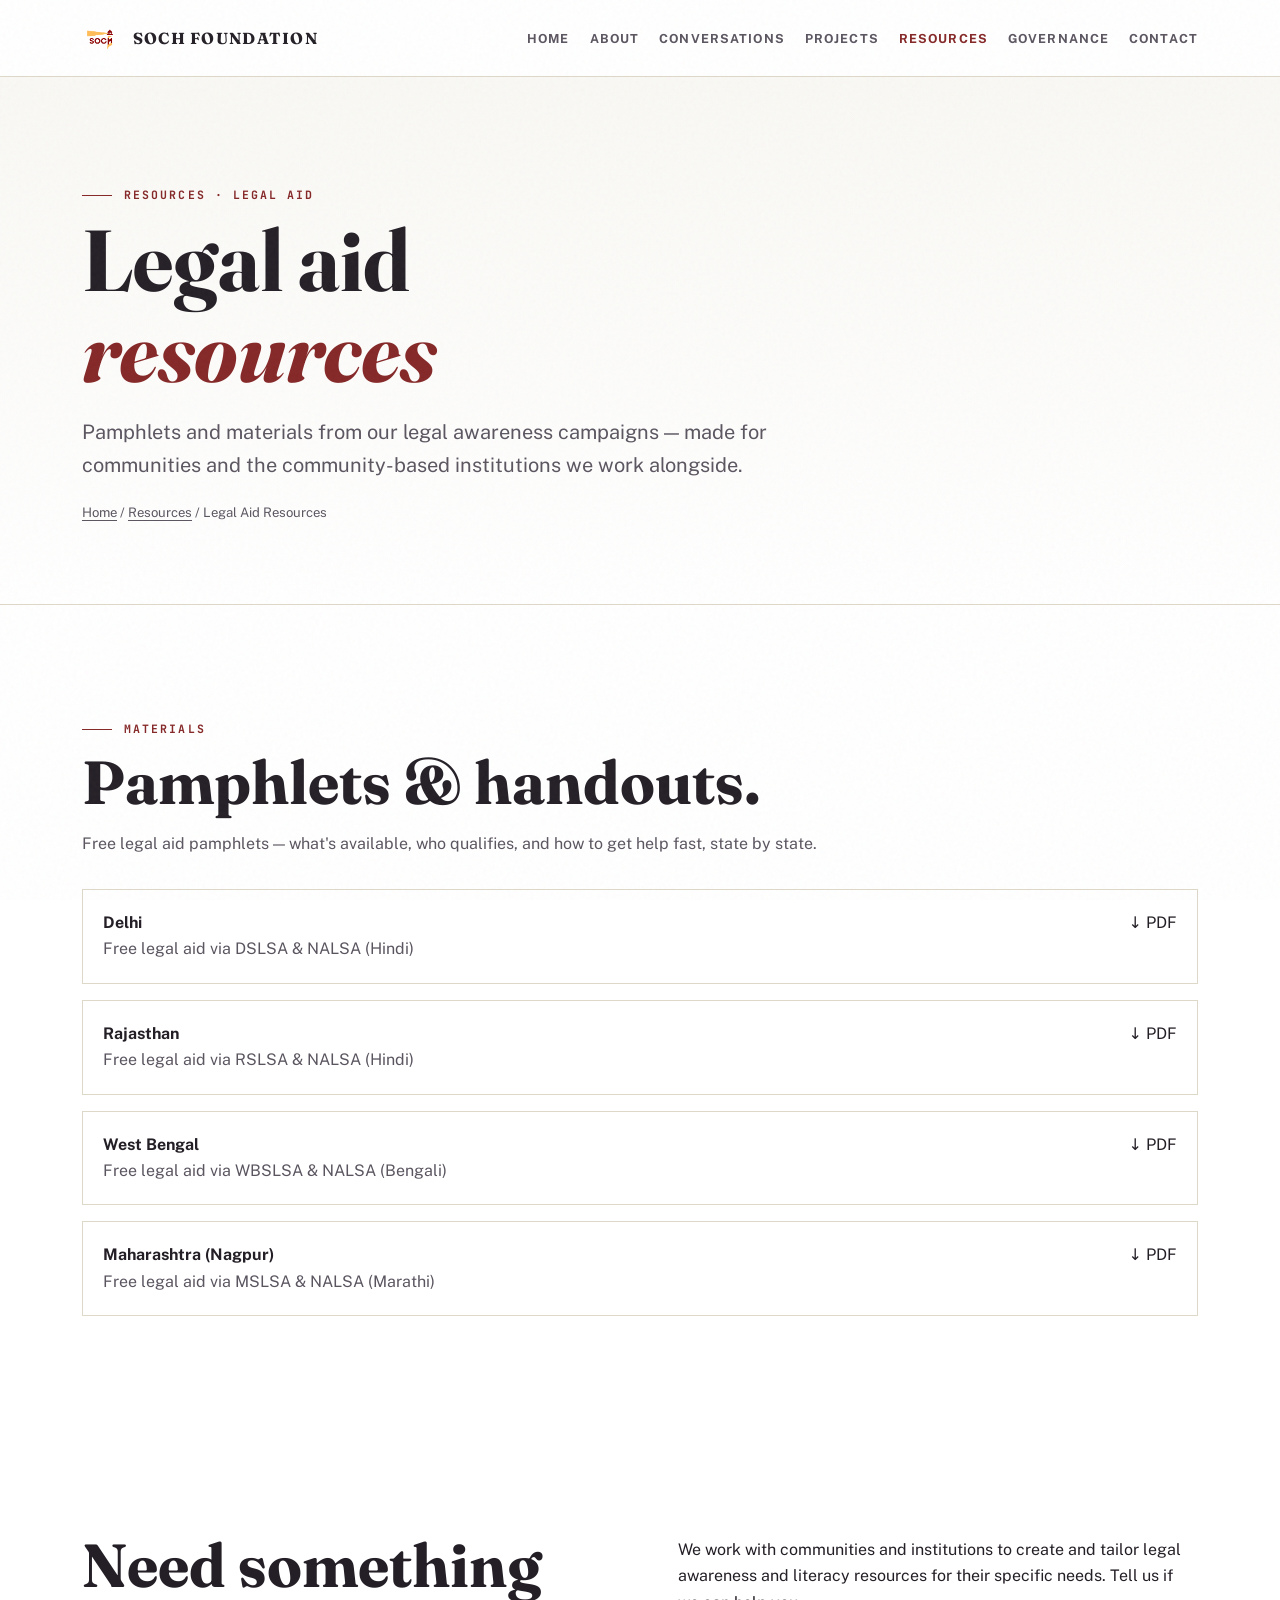
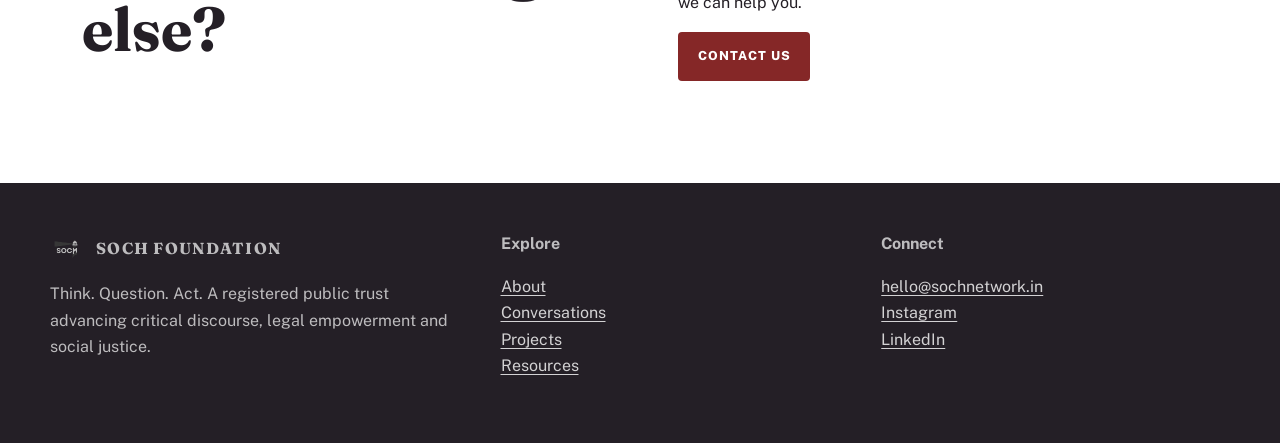
<file: legal-aid-resources.html>
<!doctype html>
<html lang="en" data-ga4="G-XXXXXXXXXX">
<head>
<meta charset="utf-8">
<meta name="viewport" content="width=device-width, initial-scale=1">
<title>Legal Aid Resources | Soch Foundation</title>
<meta name="description" content="Pamphlets and materials from Soch Foundation's legal awareness campaigns, made for communities and community-based institutions.">

<link rel="canonical" href="https://sochnetwork.in/legal-aid-resources.html">
<link rel="preconnect" href="https://fonts.googleapis.com">
<link rel="preconnect" href="https://fonts.gstatic.com" crossorigin>
<link href="https://fonts.googleapis.com/css2?family=Fraunces:opsz,wght@9..144,400;9..144,500;9..144,600;9..144,700&family=Public+Sans:wght@400;500;600;700&family=JetBrains+Mono:wght@400;500&display=swap" rel="stylesheet">
<link rel="stylesheet" href="assets/css/styles.css">
<link rel="icon" href="assets/favicons/favicon.ico" sizes="any">
<link rel="icon" href="assets/favicons/favicon.svg" type="image/svg+xml">
<link rel="apple-touch-icon" href="assets/favicons/apple-touch-icon.png">
<link rel="manifest" href="site.webmanifest">
<meta property="og:type" content="website">
<meta property="og:site_name" content="Soch Foundation">
<meta property="og:title" content="Legal Aid Resources | Soch Foundation">
<meta property="og:description" content="Pamphlets and materials from Soch Foundation's legal awareness campaigns, made for communities and community-based institutions.">
<meta property="og:url" content="https://sochnetwork.in/legal-aid-resources.html">
<meta property="og:image" content="https://sochnetwork.in/assets/img/logo.png">
<meta name="twitter:card" content="summary_large_image">
<meta name="twitter:title" content="Legal Aid Resources | Soch Foundation">
<meta name="twitter:description" content="Pamphlets and materials from Soch Foundation's legal awareness campaigns, made for communities and community-based institutions.">
<meta name="twitter:image" content="https://sochnetwork.in/assets/img/logo.png">
<script type="application/ld+json">{"@context":"https://schema.org","@type":"BreadcrumbList","itemListElement":[{"@type":"ListItem","position":1,"name":"Home","item":"https://sochnetwork.in/"},{"@type":"ListItem","position":2,"name":"Resources","item":"https://sochnetwork.in/resources.html"},{"@type":"ListItem","position":3,"name":"Legal Aid Resources","item":"https://sochnetwork.in/legal-aid-resources.html"}]}</script>

</head>
<body>
<a class="skip-link" href="#main">Skip to content</a>
<header class="site-header">
<nav class="nav" aria-label="Main navigation">
<a class="brand" href="index.html"><img src="assets/img/logo.png" alt="Soch Foundation logo"><span>Soch Foundation</span></a>
<button class="nav-toggle" type="button" aria-label="Open navigation" aria-expanded="false" data-nav-toggle><span></span></button>
<ul class="nav-links" data-nav-links><li><a href="index.html">Home</a></li><li><a href="about.html">About</a></li><li><a href="conversations.html">Conversations</a></li><li><a href="projects.html">Projects</a></li><li><a href="resources.html" aria-current="page">Resources</a></li><li><a href="governance.html">Governance</a></li><li><a href="contact.html">Contact</a></li></ul>
</nav>
</header>
<main id="main">

<section class="page-hero"><div class="section"><p class="eyebrow">Resources · Legal Aid</p><h1>Legal aid<br><em>resources</em></h1><p class="lead">Pamphlets and materials from our legal awareness campaigns — made for communities and the community-based institutions we work alongside.</p><nav class="breadcrumbs" aria-label="Breadcrumb"><a href="index.html">Home</a> / <a href="resources.html">Resources</a> / Legal Aid Resources</nav></div></section>

<section class="section"><p class="section-label">Materials</p><h2 class="section-title">Pamphlets &amp; handouts.</h2><p class="muted" style="margin-bottom:1.5rem;">Free legal aid pamphlets — what's available, who qualifies, and how to get help fast, state by state.</p><div class="resource-list"><a class="resource" href="assets/docs/legal-aid-pamphlet-delhi.pdf" target="_blank"><span><strong>Delhi</strong><br><span class="muted">Free legal aid via DSLSA &amp; NALSA (Hindi)</span></span><span>↓ PDF</span></a><a class="resource" href="assets/docs/legal-aid-pamphlet-rajasthan.pdf" target="_blank"><span><strong>Rajasthan</strong><br><span class="muted">Free legal aid via RSLSA &amp; NALSA (Hindi)</span></span><span>↓ PDF</span></a><a class="resource" href="assets/docs/legal-aid-pamphlet-west-bengal.pdf" target="_blank"><span><strong>West Bengal</strong><br><span class="muted">Free legal aid via WBSLSA &amp; NALSA (Bengali)</span></span><span>↓ PDF</span></a><a class="resource" href="assets/docs/legal-aid-pamphlet-maharashtra-nagpur.pdf" target="_blank"><span><strong>Maharashtra (Nagpur)</strong><br><span class="muted">Free legal aid via MSLSA &amp; NALSA (Marathi)</span></span><span>↓ PDF</span></a></div></section>

<section class="section split"><div><h2 class="section-title">Need something else?</h2></div><div><p>We work with communities and institutions to create and tailor legal awareness and literacy resources for their specific needs. Tell us if we can help you.</p><a class="btn btn-primary" href="contact.html">Contact Us</a></div></section>

</main>
<footer class="site-footer">
<div class="footer-inner">
<div><div class="footer-brand"><img src="assets/img/logo.png" alt=""><strong>Soch Foundation</strong></div><p>Think. Question. Act. A registered public trust advancing critical discourse, legal empowerment and social justice.</p></div>
<div><strong>Explore</strong><p><a href="about.html">About</a><br><a href="conversations.html">Conversations</a><br><a href="projects.html">Projects</a><br><a href="resources.html">Resources</a></p></div>
<div><strong>Connect</strong><p><a href="mailto:hello@sochnetwork.in">hello@sochnetwork.in</a><br><a href="https://www.instagram.com/soch__foundation" rel="noopener" target="_blank">Instagram</a><br><a href="https://www.linkedin.com/company/sochfoundationindia" rel="noopener" target="_blank">LinkedIn</a></p></div>
</div>
</footer>
<script src="assets/js/main.js" defer></script>
</body>
</html>
</file>
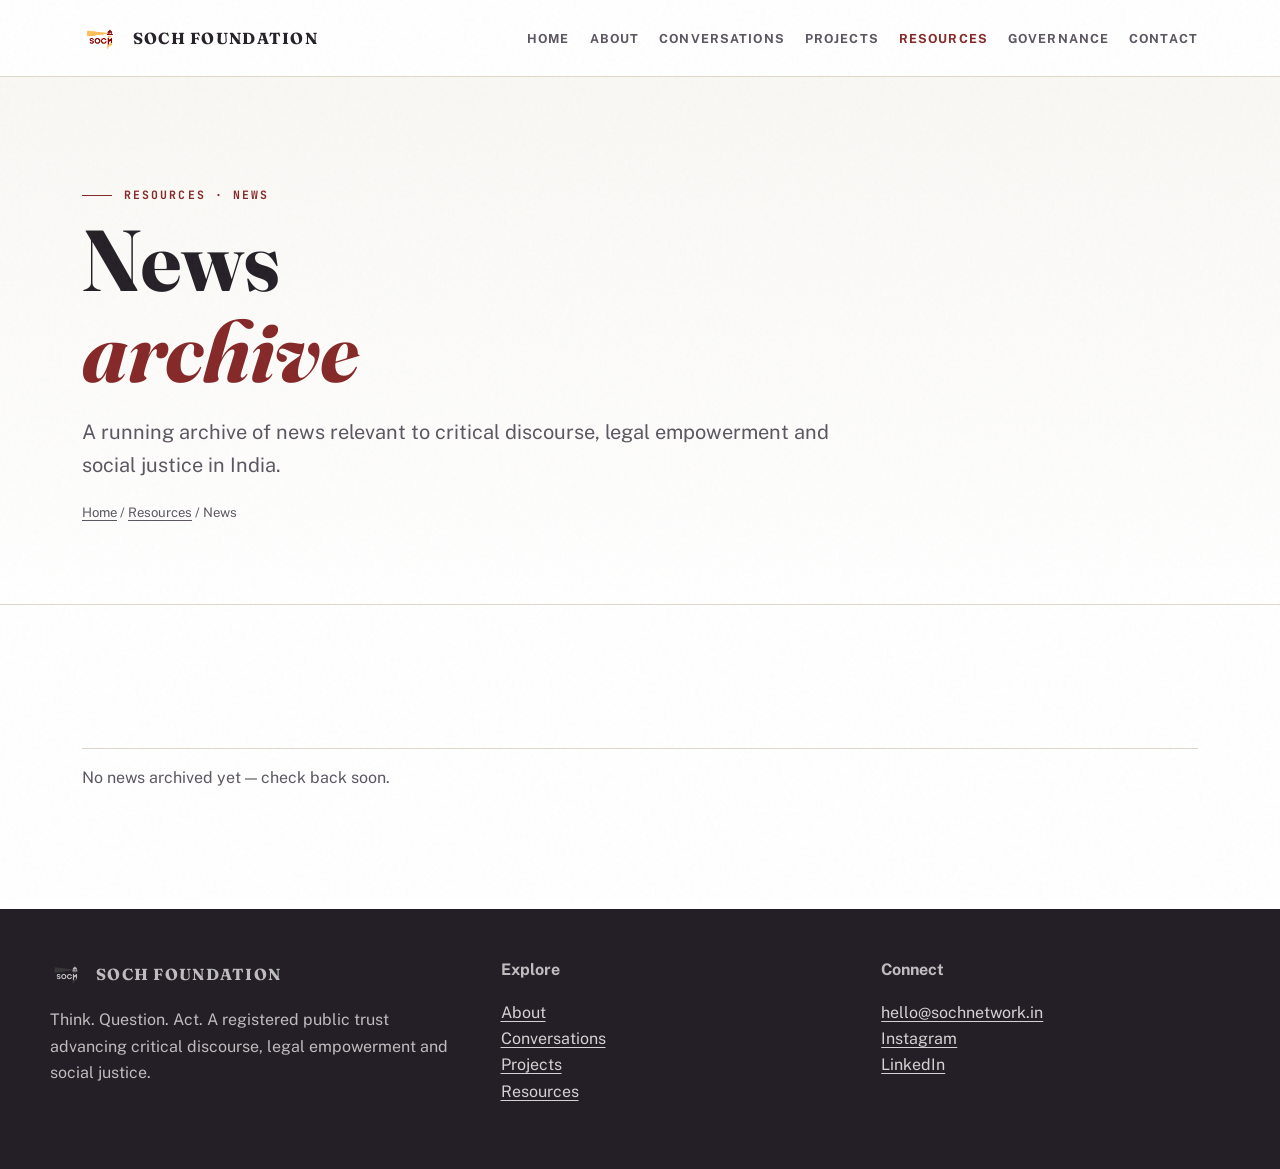
<file: news.html>
<!doctype html>
<html lang="en" data-ga4="G-XXXXXXXXXX">
<head>
<meta charset="utf-8">
<meta name="viewport" content="width=device-width, initial-scale=1">
<title>News | Soch Foundation</title>
<meta name="description" content="An archive of news relevant to Soch Foundation's work in critical discourse, legal empowerment and social justice.">

<link rel="canonical" href="https://sochnetwork.in/news.html">
<link rel="preconnect" href="https://fonts.googleapis.com">
<link rel="preconnect" href="https://fonts.gstatic.com" crossorigin>
<link href="https://fonts.googleapis.com/css2?family=Fraunces:opsz,wght@9..144,400;9..144,500;9..144,600;9..144,700&family=Public+Sans:wght@400;500;600;700&family=JetBrains+Mono:wght@400;500&display=swap" rel="stylesheet">
<link rel="stylesheet" href="assets/css/styles.css">
<link rel="icon" href="assets/favicons/favicon.ico" sizes="any">
<link rel="icon" href="assets/favicons/favicon.svg" type="image/svg+xml">
<link rel="apple-touch-icon" href="assets/favicons/apple-touch-icon.png">
<link rel="manifest" href="site.webmanifest">
<meta property="og:type" content="website">
<meta property="og:site_name" content="Soch Foundation">
<meta property="og:title" content="News | Soch Foundation">
<meta property="og:description" content="An archive of news relevant to Soch Foundation's work in critical discourse, legal empowerment and social justice.">
<meta property="og:url" content="https://sochnetwork.in/news.html">
<meta property="og:image" content="https://sochnetwork.in/assets/img/logo.png">
<meta name="twitter:card" content="summary_large_image">
<meta name="twitter:title" content="News | Soch Foundation">
<meta name="twitter:description" content="An archive of news relevant to Soch Foundation's work in critical discourse, legal empowerment and social justice.">
<meta name="twitter:image" content="https://sochnetwork.in/assets/img/logo.png">
<script type="application/ld+json">{"@context":"https://schema.org","@type":"BreadcrumbList","itemListElement":[{"@type":"ListItem","position":1,"name":"Home","item":"https://sochnetwork.in/"},{"@type":"ListItem","position":2,"name":"Resources","item":"https://sochnetwork.in/resources.html"},{"@type":"ListItem","position":3,"name":"News","item":"https://sochnetwork.in/news.html"}]}</script>

</head>
<body>
<!-- News archive: add new <article class="event"> entries at the top of the list below as items are published. -->
<a class="skip-link" href="#main">Skip to content</a>
<header class="site-header">
<nav class="nav" aria-label="Main navigation">
<a class="brand" href="index.html"><img src="assets/img/logo.png" alt="Soch Foundation logo"><span>Soch Foundation</span></a>
<button class="nav-toggle" type="button" aria-label="Open navigation" aria-expanded="false" data-nav-toggle><span></span></button>
<ul class="nav-links" data-nav-links><li><a href="index.html">Home</a></li><li><a href="about.html">About</a></li><li><a href="conversations.html">Conversations</a></li><li><a href="projects.html">Projects</a></li><li><a href="resources.html" aria-current="page">Resources</a></li><li><a href="governance.html">Governance</a></li><li><a href="contact.html">Contact</a></li></ul>
</nav>
</header>
<main id="main">

<section class="page-hero"><div class="section"><p class="eyebrow">Resources · News</p><h1>News<br><em>archive</em></h1><p class="lead">A running archive of news relevant to critical discourse, legal empowerment and social justice in India.</p><nav class="breadcrumbs" aria-label="Breadcrumb"><a href="index.html">Home</a> / <a href="resources.html">Resources</a> / News</nav></div></section>

<section class="section">
<div class="event-list">
<!-- No entries yet. Add <article class="event"><time datetime="YYYY-MM-DD">Date</time><div><h3>Headline</h3><p>Summary, with a source link.</p></div></article> here as items are published. -->
<p class="muted">No news archived yet — check back soon.</p>
</div>
</section>

</main>
<footer class="site-footer">
<div class="footer-inner">
<div><div class="footer-brand"><img src="assets/img/logo.png" alt=""><strong>Soch Foundation</strong></div><p>Think. Question. Act. A registered public trust advancing critical discourse, legal empowerment and social justice.</p></div>
<div><strong>Explore</strong><p><a href="about.html">About</a><br><a href="conversations.html">Conversations</a><br><a href="projects.html">Projects</a><br><a href="resources.html">Resources</a></p></div>
<div><strong>Connect</strong><p><a href="mailto:hello@sochnetwork.in">hello@sochnetwork.in</a><br><a href="https://www.instagram.com/soch__foundation" rel="noopener" target="_blank">Instagram</a><br><a href="https://www.linkedin.com/company/sochfoundationindia" rel="noopener" target="_blank">LinkedIn</a></p></div>
</div>
</footer>
<script src="assets/js/main.js" defer></script>
</body>
</html>
</file>
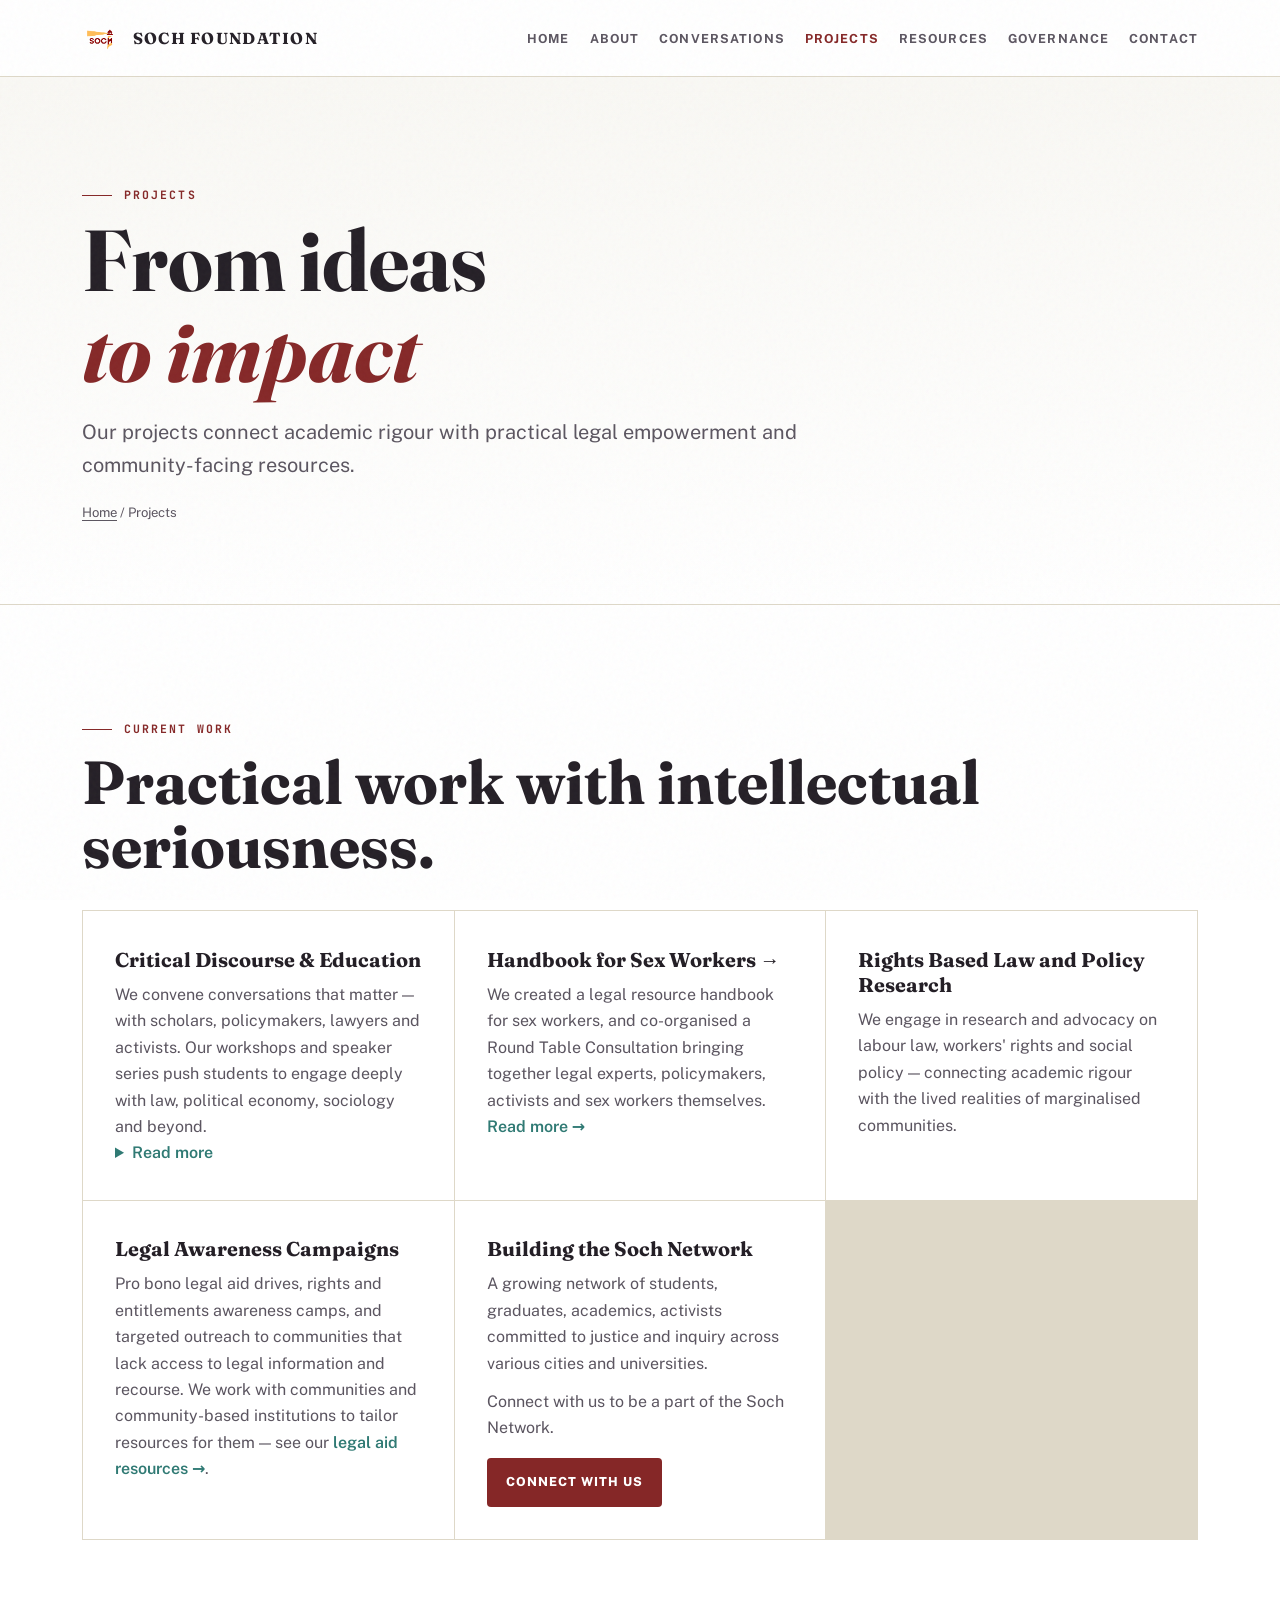
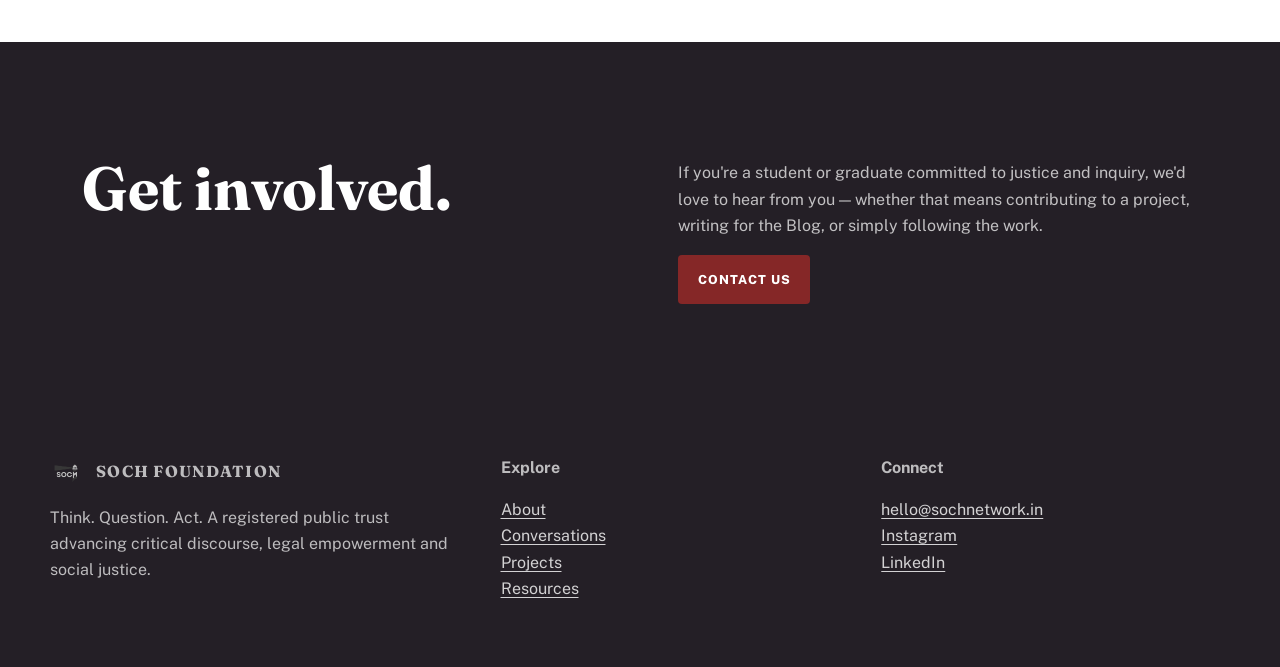
<file: projects.html>
<!doctype html>
<html lang="en" data-ga4="G-XXXXXXXXXX">
<head>
<meta charset="utf-8">
<meta name="viewport" content="width=device-width, initial-scale=1">
<title>Projects | Soch Foundation</title>
<meta name="description" content="Explore Soch Foundation projects in legal empowerment, policy research, labour rights and mental health advocacy.">

<link rel="canonical" href="https://sochnetwork.in/projects.html">
<link rel="preconnect" href="https://fonts.googleapis.com">
<link rel="preconnect" href="https://fonts.gstatic.com" crossorigin>
<link href="https://fonts.googleapis.com/css2?family=Fraunces:opsz,wght@9..144,400;9..144,500;9..144,600;9..144,700&family=Public+Sans:wght@400;500;600;700&family=JetBrains+Mono:wght@400;500&display=swap" rel="stylesheet">
<link rel="stylesheet" href="assets/css/styles.css">
<link rel="icon" href="assets/favicons/favicon.ico" sizes="any">
<link rel="icon" href="assets/favicons/favicon.svg" type="image/svg+xml">
<link rel="apple-touch-icon" href="assets/favicons/apple-touch-icon.png">
<link rel="manifest" href="site.webmanifest">
<meta property="og:type" content="website">
<meta property="og:site_name" content="Soch Foundation">
<meta property="og:title" content="Projects | Soch Foundation">
<meta property="og:description" content="Explore Soch Foundation projects in legal empowerment, policy research, labour rights and mental health advocacy.">
<meta property="og:url" content="https://sochnetwork.in/projects.html">
<meta property="og:image" content="https://sochnetwork.in/assets/img/event-ikigai.jpeg">
<meta name="twitter:card" content="summary_large_image">
<meta name="twitter:title" content="Projects | Soch Foundation">
<meta name="twitter:description" content="Explore Soch Foundation projects in legal empowerment, policy research, labour rights and mental health advocacy.">
<meta name="twitter:image" content="https://sochnetwork.in/assets/img/event-ikigai.jpeg">
<script type="application/ld+json">{"@context":"https://schema.org","@type":"Organization","name":"Soch Foundation","alternateName":"Soch Network","url":"https://sochnetwork.in/","logo":"https://sochnetwork.in/assets/img/logo.png","email":"hello@sochnetwork.in","sameAs":["https://www.instagram.com/soch__foundation","https://www.linkedin.com/company/sochfoundationindia"]}</script>
<script type="application/ld+json">{"@context":"https://schema.org","@type":"BreadcrumbList","itemListElement":[{"@type":"ListItem","position":1,"name":"Home","item":"https://sochnetwork.in/"},{"@type":"ListItem","position":2,"name":"Projects","item":"https://sochnetwork.in/projects.html"}]}</script>

</head>
<body>
<a class="skip-link" href="#main">Skip to content</a>
<header class="site-header">
<nav class="nav" aria-label="Main navigation">
<a class="brand" href="index.html"><img src="assets/img/logo.png" alt="Soch Foundation logo"><span>Soch Foundation</span></a>
<button class="nav-toggle" type="button" aria-label="Open navigation" aria-expanded="false" data-nav-toggle><span></span></button>
<ul class="nav-links" data-nav-links><li><a href="index.html">Home</a></li><li><a href="about.html">About</a></li><li><a href="conversations.html">Conversations</a></li><li><a href="projects.html" aria-current="page">Projects</a></li><li><a href="resources.html">Resources</a></li><li><a href="governance.html">Governance</a></li><li><a href="contact.html">Contact</a></li></ul>
</nav>
</header>
<main id="main"><section class="page-hero"><div class="section"><p class="eyebrow">Projects</p><h1>From ideas<br><em>to impact</em></h1><p class="lead">Our projects connect academic rigour with practical legal empowerment and community-facing resources.</p><nav class="breadcrumbs" aria-label="Breadcrumb"><a href="index.html">Home</a> / Projects</nav></div></section><section class="section"><p class="section-label">Current Work</p><h2 class="section-title">Practical work with intellectual seriousness.</h2><div class="grid grid-3"><article class="card" data-animate><h3>Critical Discourse &amp; Education</h3><p>We convene conversations that matter — with scholars, policymakers, lawyers and activists. Our workshops and speaker series push students to engage deeply with law, political economy, sociology and beyond.</p><details><summary class="link-teal" style="cursor:pointer;">Read more</summary><p style="margin-top:.75rem;">These take many forms — conversations among students, between students and practitioners, and with communities themselves. Workshops, speaker series and discussions push participants to engage seriously with ideas and with each other.</p><p style="margin-top:.75rem;">Want to participate in, host, or suggest a conversation?</p><div style="margin-top:1rem;display:flex;gap:.75rem;flex-wrap:wrap;"><a class="btn btn-primary" href="contact.html">Get in Touch</a><a class="btn-teal-outline" href="conversations.html">View Conversations</a></div></details></article><article class="card" data-animate><h3><a href="handbook.html" style="color:inherit;text-decoration:none;">Handbook for Sex Workers →</a></h3><p>We created a legal resource handbook for sex workers, and co-organised a Round Table Consultation bringing together legal experts, policymakers, activists and sex workers themselves. <a href="handbook.html" class="link-teal">Read more →</a></p></article><article class="card" data-animate><h3>Rights Based Law and Policy Research</h3><p>We engage in research and advocacy on labour law, workers' rights and social policy — connecting academic rigour with the lived realities of marginalised communities.</p></article><article class="card" data-animate><h3>Legal Awareness Campaigns</h3><p>Pro bono legal aid drives, rights and entitlements awareness camps, and targeted outreach to communities that lack access to legal information and recourse. We work with communities and community-based institutions to tailor resources for them — see our <a href="resources.html" class="link-teal">legal aid resources →</a>.</p></article><article class="card" data-animate><h3>Building the Soch Network</h3><p>A growing network of students, graduates, academics, activists committed to justice and inquiry across various cities and universities.</p><p style="margin-top:.75rem;">Connect with us to be a part of the Soch Network.</p><div style="margin-top:1rem;"><a class="btn btn-primary" href="contact.html">Connect With Us</a></div></article></div></section><section class="band"><div class="section split"><div><h2 class="section-title">Get involved.</h2></div><div><p>If you're a student or graduate committed to justice and inquiry, we'd love to hear from you — whether that means contributing to a project, writing for the Blog, or simply following the work.</p><a class="btn btn-primary" href="contact.html">Contact Us</a></div></div></section></main>
<footer class="site-footer">
<div class="footer-inner">
<div><div class="footer-brand"><img src="assets/img/logo.png" alt=""><strong>Soch Foundation</strong></div><p>Think. Question. Act. A registered public trust advancing critical discourse, legal empowerment and social justice.</p></div>
<div><strong>Explore</strong><p><a href="about.html">About</a><br><a href="conversations.html">Conversations</a><br><a href="projects.html">Projects</a><br><a href="resources.html">Resources</a></p></div>
<div><strong>Connect</strong><p><a href="mailto:hello@sochnetwork.in">hello@sochnetwork.in</a><br><a href="https://www.instagram.com/soch__foundation" rel="noopener" target="_blank">Instagram</a><br><a href="https://www.linkedin.com/company/sochfoundationindia" rel="noopener" target="_blank">LinkedIn</a></p></div>
</div>
</footer>
<script src="assets/js/main.js" defer></script>
</body>
</html>
</file>
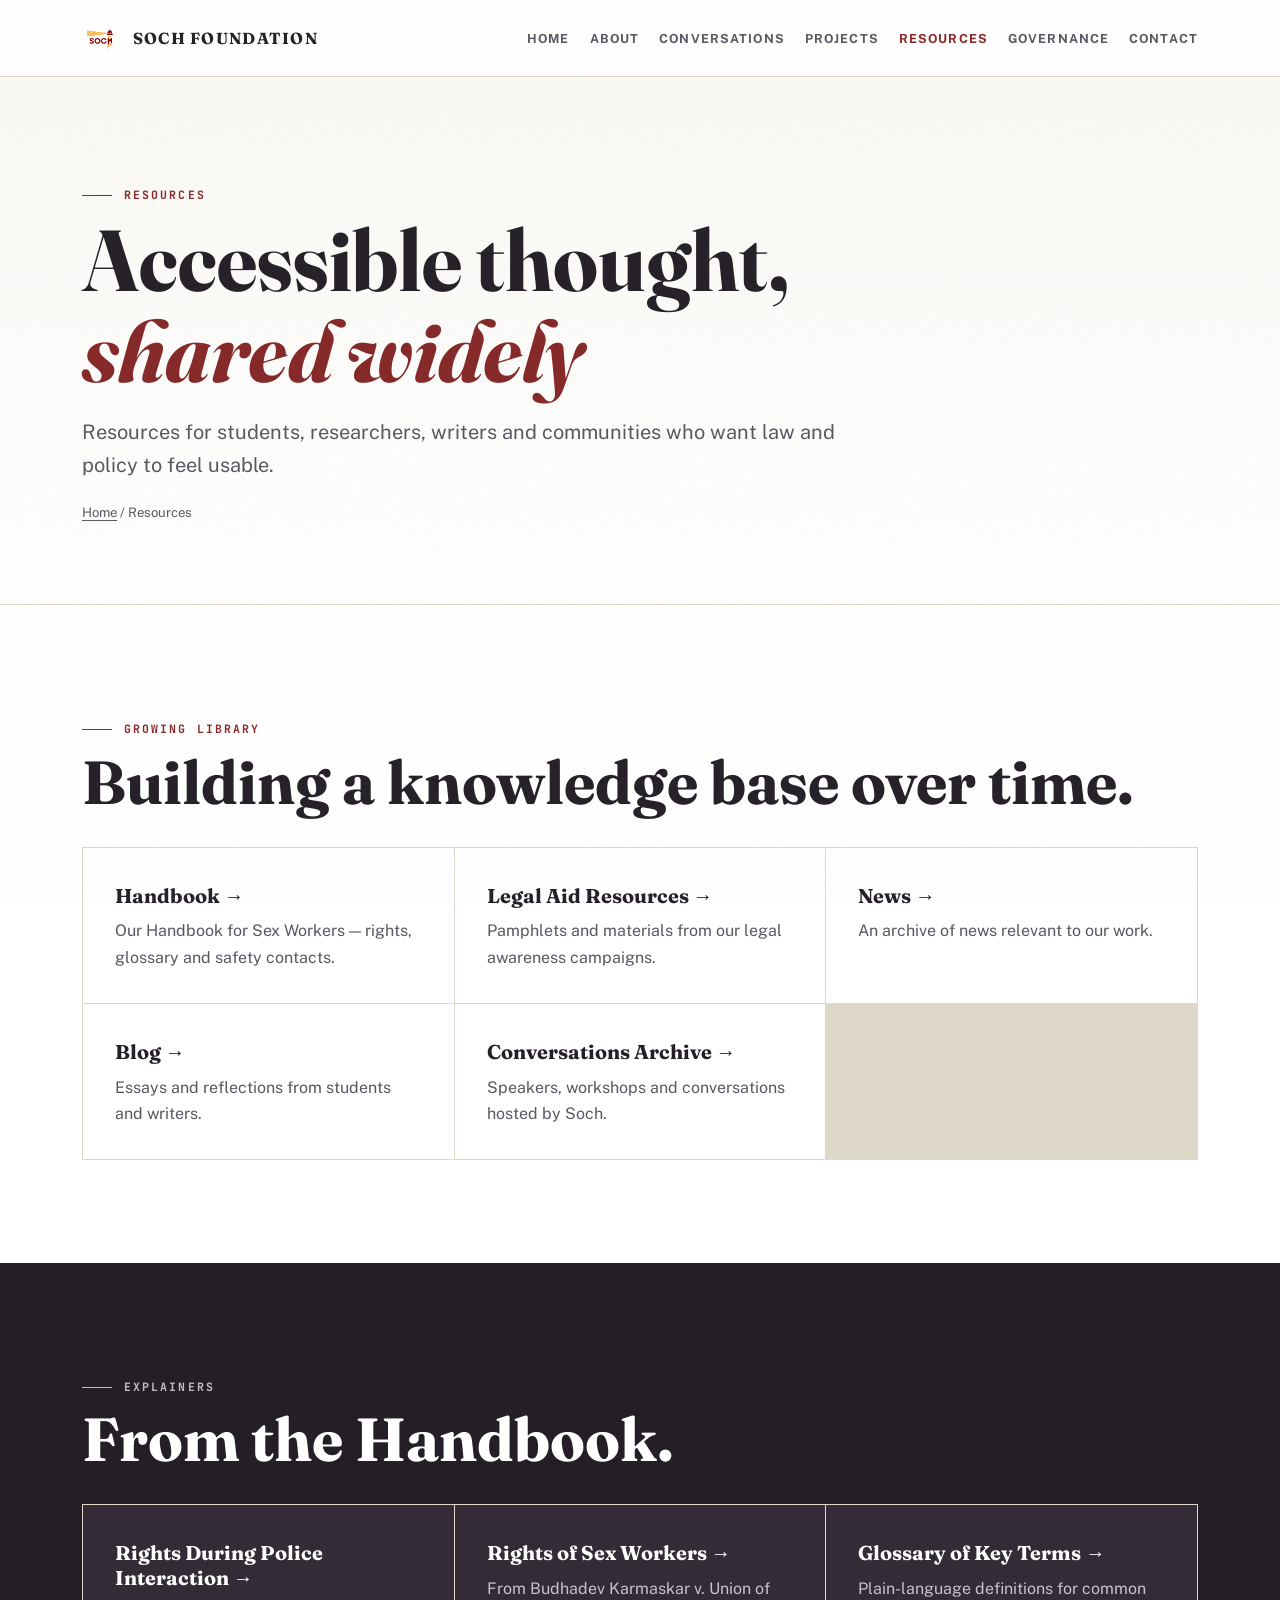
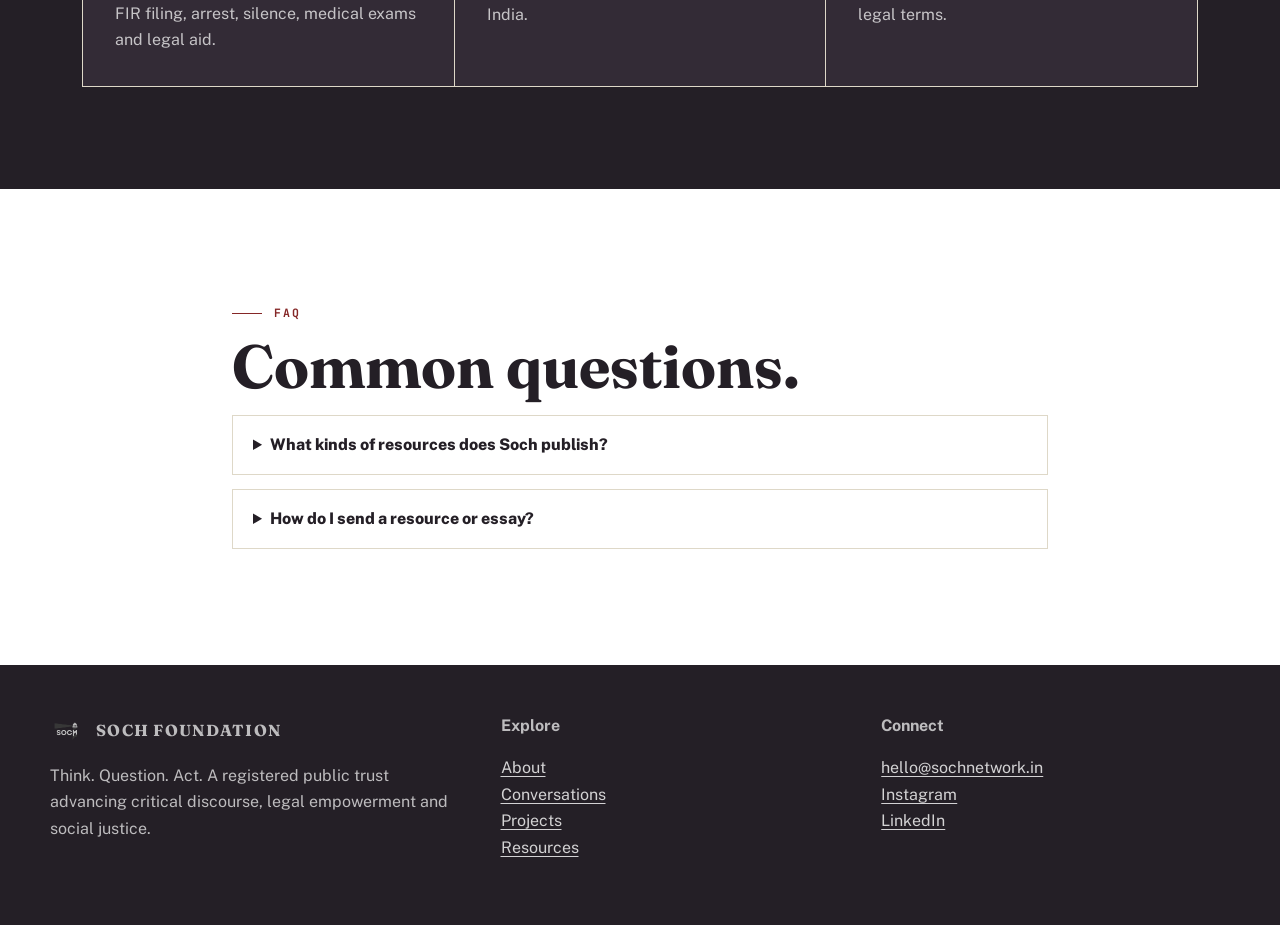
<file: resources.html>
<!doctype html>
<html lang="en" data-ga4="G-XXXXXXXXXX">
<head>
<meta charset="utf-8">
<meta name="viewport" content="width=device-width, initial-scale=1">
<title>Resources | Soch Foundation</title>
<meta name="description" content="Soch Foundation's resource library — the Handbook for Sex Workers, legal aid materials, explainers, news, blog and our conversations archive.">

<link rel="canonical" href="https://sochnetwork.in/resources.html">
<link rel="preconnect" href="https://fonts.googleapis.com">
<link rel="preconnect" href="https://fonts.gstatic.com" crossorigin>
<link href="https://fonts.googleapis.com/css2?family=Fraunces:opsz,wght@9..144,400;9..144,500;9..144,600;9..144,700&family=Public+Sans:wght@400;500;600;700&family=JetBrains+Mono:wght@400;500&display=swap" rel="stylesheet">
<link rel="stylesheet" href="assets/css/styles.css">
<link rel="icon" href="assets/favicons/favicon.ico" sizes="any">
<link rel="icon" href="assets/favicons/favicon.svg" type="image/svg+xml">
<link rel="apple-touch-icon" href="assets/favicons/apple-touch-icon.png">
<link rel="manifest" href="site.webmanifest">
<meta property="og:type" content="website">
<meta property="og:site_name" content="Soch Foundation">
<meta property="og:title" content="Resources | Soch Foundation">
<meta property="og:description" content="Guides, submissions, explainers and blog resources from Soch Foundation.">
<meta property="og:url" content="https://sochnetwork.in/resources.html">
<meta property="og:image" content="https://sochnetwork.in/assets/img/event3.jpg">
<meta name="twitter:card" content="summary_large_image">
<meta name="twitter:title" content="Resources | Soch Foundation">
<meta name="twitter:description" content="Guides, submissions, explainers and blog resources from Soch Foundation.">
<meta name="twitter:image" content="https://sochnetwork.in/assets/img/event3.jpg">
<script type="application/ld+json">{"@context":"https://schema.org","@type":"Organization","name":"Soch Foundation","alternateName":"Soch Network","url":"https://sochnetwork.in/","logo":"https://sochnetwork.in/assets/img/logo.png","email":"hello@sochnetwork.in","sameAs":["https://www.instagram.com/soch__foundation","https://www.linkedin.com/company/sochfoundationindia"]}</script>
<script type="application/ld+json">{"@context":"https://schema.org","@type":"BreadcrumbList","itemListElement":[{"@type":"ListItem","position":1,"name":"Home","item":"https://sochnetwork.in/"},{"@type":"ListItem","position":2,"name":"Resources","item":"https://sochnetwork.in/resources.html"}]}</script>
<script type="application/ld+json">{"@context":"https://schema.org","@type":"FAQPage","mainEntity":[{"@type":"Question","name":"Can students submit to the Soch Blog?","acceptedAnswer":{"@type":"Answer","text":"Yes. Soch welcomes clear, reflective submissions from students and writers across disciplines."}},{"@type":"Question","name":"What kinds of resources does Soch publish?","acceptedAnswer":{"@type":"Answer","text":"Soch publishes explainers, legal awareness materials, research notes, event outputs and blog essays."}},{"@type":"Question","name":"How do I send a resource or essay?","acceptedAnswer":{"@type":"Answer","text":"Email hello@sochnetwork.in with a title, short author bio and the document attached."}}]}</script>
</head>
<body>
<a class="skip-link" href="#main">Skip to content</a>
<header class="site-header">
<nav class="nav" aria-label="Main navigation">
<a class="brand" href="index.html"><img src="assets/img/logo.png" alt="Soch Foundation logo"><span>Soch Foundation</span></a>
<button class="nav-toggle" type="button" aria-label="Open navigation" aria-expanded="false" data-nav-toggle><span></span></button>
<ul class="nav-links" data-nav-links><li><a href="index.html">Home</a></li><li><a href="about.html">About</a></li><li><a href="conversations.html">Conversations</a></li><li><a href="projects.html">Projects</a></li><li><a href="resources.html" aria-current="page">Resources</a></li><li><a href="governance.html">Governance</a></li><li><a href="contact.html">Contact</a></li></ul>
</nav>
</header>
<main id="main"><section class="page-hero"><div class="section"><p class="eyebrow">Resources</p><h1>Accessible thought,<br><em>shared widely</em></h1><p class="lead">Resources for students, researchers, writers and communities who want law and policy to feel usable.</p><nav class="breadcrumbs" aria-label="Breadcrumb"><a href="index.html">Home</a> / Resources</nav></div></section>

<section class="section"><p class="section-label">Growing Library</p><h2 class="section-title">Building a knowledge base over time.</h2><div class="grid grid-3"><article class="card" data-animate><h3><a href="handbook.html" style="color:inherit;text-decoration:none;">Handbook →</a></h3><p class="muted">Our Handbook for Sex Workers — rights, glossary and safety contacts.</p></article><article class="card" data-animate><h3><a href="legal-aid-resources.html" style="color:inherit;text-decoration:none;">Legal Aid Resources →</a></h3><p class="muted">Pamphlets and materials from our legal awareness campaigns.</p></article><article class="card" data-animate><h3><a href="news.html" style="color:inherit;text-decoration:none;">News →</a></h3><p class="muted">An archive of news relevant to our work.</p></article><article class="card" data-animate><h3><a href="blog.html" style="color:inherit;text-decoration:none;">Blog →</a></h3><p class="muted">Essays and reflections from students and writers.</p></article><article class="card" data-animate><h3><a href="conversations.html" style="color:inherit;text-decoration:none;">Conversations Archive →</a></h3><p class="muted">Speakers, workshops and conversations hosted by Soch.</p></article></div>
<!-- Hidden for now, structure kept for future reactivation:
<div class="grid grid-3">
<article class="card" data-animate><h3>Publications</h3><p class="muted">Coming soon</p></article>
<article class="card" data-animate><h3>Reading Lists</h3><p class="muted">Coming soon</p></article>
<article class="card" data-animate><h3>Reports</h3><p class="muted">Coming soon</p></article>
<article class="card" data-animate><h3>Toolkits</h3><p class="muted">Coming soon</p></article>
</div>
-->
</section>

<section class="band"><div class="section"><p class="section-label">Explainers</p><h2 class="section-title">From the Handbook.</h2><div class="grid grid-3"><article class="card" data-animate><h3><a href="handbook.html#rights-checklist" style="color:inherit;text-decoration:none;">Rights During Police Interaction →</a></h3><p class="muted">FIR filing, arrest, silence, medical exams and legal aid.</p></article><article class="card" data-animate><h3><a href="handbook.html#sex-worker-rights" style="color:inherit;text-decoration:none;">Rights of Sex Workers →</a></h3><p class="muted">From Budhadev Karmaskar v. Union of India.</p></article><article class="card" data-animate><h3><a href="handbook.html#glossary" style="color:inherit;text-decoration:none;">Glossary of Key Terms →</a></h3><p class="muted">Plain-language definitions for common legal terms.</p></article></div></div></section>

<section class="section narrow faq"><p class="section-label">FAQ</p><h2 class="section-title">Common questions.</h2><details><summary>What kinds of resources does Soch publish?</summary><p>Explainers, legal awareness materials, research notes, event outputs and blog essays.</p></details><details><summary>How do I send a resource or essay?</summary><p>Email hello@sochnetwork.in with a title, short author bio and the document attached.</p></details></section></main>
<footer class="site-footer">
<div class="footer-inner">
<div><div class="footer-brand"><img src="assets/img/logo.png" alt=""><strong>Soch Foundation</strong></div><p>Think. Question. Act. A registered public trust advancing critical discourse, legal empowerment and social justice.</p></div>
<div><strong>Explore</strong><p><a href="about.html">About</a><br><a href="conversations.html">Conversations</a><br><a href="projects.html">Projects</a><br><a href="resources.html">Resources</a></p></div>
<div><strong>Connect</strong><p><a href="mailto:hello@sochnetwork.in">hello@sochnetwork.in</a><br><a href="https://www.instagram.com/soch__foundation" rel="noopener" target="_blank">Instagram</a><br><a href="https://www.linkedin.com/company/sochfoundationindia" rel="noopener" target="_blank">LinkedIn</a></p></div>
</div>
</footer>
<script src="assets/js/main.js" defer></script>
</body>
</html>
</file>
<file: assets/css/styles.css>
:root{--ink:#241F26;--paper:#ffffff;--cream:#F9F8F4;--white:#ffffff;--rust:#852727;--rust-2:#307A74;--maroon-vivid:#8B0000;--amber-vivid:#FFBD59;--amber:#D4AA6B;--teal:#307A74;--sage:#307A74;--blue:#31475e;--muted:#5B5560;--line:#DED8C8;--shadow:0 18px 45px rgba(17,16,9,.12);--max:1180px;--nav:76px;--radius:8px}*{box-sizing:border-box}html{scroll-behavior:smooth}body{margin:0;background:var(--paper);color:var(--ink);font-family:"Public Sans",ui-sans-serif,system-ui,-apple-system,BlinkMacSystemFont,"Segoe UI",sans-serif;line-height:1.65;-webkit-font-smoothing:antialiased;text-rendering:optimizeLegibility}body::before{content:"";position:fixed;inset:0;pointer-events:none;z-index:1000;background-image:url("data:image/svg+xml,%3Csvg viewBox='0 0 256 256' xmlns='http://www.w3.org/2000/svg'%3E%3Cfilter id='n'%3E%3CfeTurbulence type='fractalNoise' baseFrequency='.9' numOctaves='4' stitchTiles='stitch'/%3E%3C/filter%3E%3Crect width='100%25' height='100%25' filter='url(%23n)' opacity='.035'/%3E%3C/svg%3E")}a{color:inherit}img{max-width:100%;height:auto}img[loading=lazy]{content-visibility:auto}.skip-link{position:absolute;left:-999px;top:1rem;background:var(--ink);color:var(--paper);padding:.75rem 1rem;z-index:2000}.skip-link:focus{left:1rem}.site-header{position:sticky;top:0;z-index:100;background:rgba(255,255,255,.94);backdrop-filter:blur(14px);border-bottom:1px solid var(--line)}.nav{height:var(--nav);max-width:var(--max);margin:auto;padding:0 clamp(1rem,4vw,2rem);display:flex;align-items:center;justify-content:space-between;gap:1rem}.brand{display:flex;align-items:center;gap:.8rem;text-decoration:none;min-width:0}.brand img{width:38px;height:38px;object-fit:contain}.brand span{font-family:"Fraunces",serif;font-weight:700;letter-spacing:.08em;text-transform:uppercase;white-space:nowrap}.nav-links{display:flex;align-items:center;gap:1.25rem;list-style:none;margin:0;padding:0}.nav-links a{font-size:.78rem;font-weight:700;letter-spacing:.09em;text-transform:uppercase;text-decoration:none;color:var(--muted)}.nav-links a[aria-current=page],.nav-links a:hover{color:var(--rust)}.nav-toggle{display:none;border:1px solid var(--line);background:var(--white);width:42px;height:42px;border-radius:var(--radius);align-items:center;justify-content:center}.nav-toggle span,.nav-toggle span::before,.nav-toggle span::after{display:block;width:20px;height:2px;background:var(--ink);content:"";position:relative}.nav-toggle span::before{position:absolute;top:-6px}.nav-toggle span::after{position:absolute;top:6px}.btn{display:inline-flex;align-items:center;justify-content:center;gap:.5rem;min-height:44px;padding:.82rem 1.15rem;border-radius:4px;text-decoration:none;font-weight:800;font-size:.78rem;letter-spacing:.08em;text-transform:uppercase;border:1px solid transparent}.btn-primary{background:var(--rust);color:var(--white)}.btn-primary:hover{background:var(--ink)}.btn-outline{border-color:var(--ink);color:var(--ink)}.btn-outline:hover{background:var(--ink);color:var(--paper)}.hero{min-height:calc(100vh - var(--nav));display:grid;grid-template-columns:1.02fr .98fr;border-bottom:1px solid var(--line)}.hero-copy{padding:clamp(3rem,8vw,7rem) clamp(1rem,6vw,5rem);display:flex;flex-direction:column;justify-content:center}.eyebrow,.section-label{font-family:"JetBrains Mono",ui-monospace,monospace;font-size:.72rem;letter-spacing:.18em;text-transform:uppercase;color:var(--rust);font-weight:700}.eyebrow::before,.section-label::before{content:"";display:inline-block;width:30px;height:1px;background:currentColor;margin-right:.75rem;vertical-align:middle}.hero h1,.page-hero h1,.section-title{font-family:"Fraunces","Times New Roman",serif;line-height:1.05;letter-spacing:0}.hero h1{font-size:clamp(3.2rem,8vw,6.7rem);margin:.7rem 0 1.4rem}.hero em,.section-title em,.page-hero em{color:var(--rust);font-style:italic}.lead{font-size:clamp(1.05rem,2vw,1.25rem);color:var(--muted);max-width:64ch}.hero-actions{display:flex;flex-wrap:wrap;gap:.9rem;margin-top:2rem}.hero-media{position:relative;min-height:520px;overflow:hidden}.hero-media img{width:100%;height:100%;object-fit:cover;object-position:center top;filter:sepia(.14) contrast(1.04)}.hero-media::after{content:"";position:absolute;inset:0;background:linear-gradient(90deg,var(--paper),transparent 24%)}.ticker{grid-column:1/-1;background:var(--ink);color:var(--paper);overflow:hidden;padding:.65rem 0;font-family:"JetBrains Mono",monospace;font-size:.68rem;letter-spacing:.14em;text-transform:uppercase}.ticker div{display:flex;gap:2.5rem;white-space:nowrap;animation:ticker 32s linear infinite}.ticker strong{color:var(--rust-2)}@keyframes ticker{to{transform:translateX(-50%)}}main{min-height:60vh}.section{max-width:var(--max);margin:auto;padding:clamp(4rem,8vw,7rem) clamp(1rem,4vw,2rem)}.section.narrow{max-width:880px}.section-title{font-size:clamp(2.1rem,5vw,3.8rem);margin:.8rem 0 1rem}.grid{display:grid;gap:1px;background:var(--line);border:1px solid var(--line);margin-top:2rem}.grid-3{grid-template-columns:repeat(3,1fr)}.grid-2{grid-template-columns:repeat(2,1fr)}.card{background:var(--white);padding:clamp(1.4rem,3vw,2rem);min-width:0}.card h3{font-family:"Fraunces",serif;font-size:1.25rem;line-height:1.25;margin:.2rem 0 .65rem}.card p{color:var(--muted);margin:0}.number{font-family:"Fraunces",serif;font-size:3rem;font-weight:900;color:var(--line);line-height:1}.band{background:var(--ink);color:var(--paper)}.band .section-title{color:var(--paper)}.band p,.band li{color:rgba(255,255,255,.72)}.band .card{background:#332B36}.split{display:grid;grid-template-columns:1fr 1fr;gap:clamp(2rem,6vw,5rem);align-items:start}.event-list{display:grid;gap:0;border-top:1px solid var(--line);margin-top:2.5rem}.event{display:grid;grid-template-columns:140px 1fr 290px;gap:2rem;padding:2rem 0;border-bottom:1px solid var(--line);align-items:start}.event time{font-family:"Fraunces",serif;font-style:italic;color:var(--rust)}.event img{aspect-ratio:4/3;object-fit:cover}.resource-list{display:grid;gap:1rem;margin-top:2rem}.resource{display:flex;justify-content:space-between;gap:1rem;padding:1.25rem;background:var(--white);border:1px solid var(--line);text-decoration:none}.team{display:grid;grid-template-columns:repeat(4,1fr);gap:1px;background:var(--line);border:1px solid var(--line);margin-top:2rem}.person{background:var(--white)}.person img{width:100%;aspect-ratio:3/4;object-fit:cover;object-position:center top;display:block}.person div{padding:1rem}.person h3{font-family:"Fraunces",serif;margin:0 0 .35rem;color:var(--ink)}.person p{margin:0;color:var(--muted);font-size:.92rem}.page-hero{background:linear-gradient(180deg,var(--cream),var(--paper));border-bottom:1px solid var(--line)}.page-hero .section{padding-top:clamp(3rem,8vw,6rem);padding-bottom:clamp(3rem,8vw,5rem)}.page-hero h1{font-size:clamp(2.7rem,7vw,5.4rem);margin:.7rem 0 1rem}.breadcrumbs{font-size:.82rem;color:var(--muted);margin-top:1rem}.breadcrumbs a{text-underline-offset:3px}.form{display:grid;gap:1rem}.field label{display:block;font-family:"JetBrains Mono",monospace;font-size:.72rem;text-transform:uppercase;letter-spacing:.12em;color:var(--muted);margin-bottom:.35rem}.field input,.field textarea{width:100%;border:1px solid var(--line);background:var(--white);padding:.85rem 1rem;font:inherit;color:var(--ink);border-radius:4px}.field textarea{min-height:150px;resize:vertical}.field input:focus,.field textarea:focus,.btn:focus,.nav-toggle:focus,.nav-links a:focus{outline:3px solid rgba(196,81,26,.35);outline-offset:3px}.faq details{background:var(--white);border:1px solid var(--line);padding:1rem 1.25rem;margin:.85rem 0}.faq summary{cursor:pointer;font-weight:800}.site-footer{background:var(--ink);color:rgba(255,255,255,.7);padding:3rem clamp(1rem,4vw,2rem)}.footer-inner{max-width:var(--max);margin:auto;display:grid;grid-template-columns:1.2fr 1fr 1fr;gap:2rem}.footer-inner a{color:rgba(255,255,255,.8);text-underline-offset:3px}.footer-brand{display:flex;align-items:center;gap:.75rem}.footer-brand img{width:34px;filter:invert(1) sepia(1) saturate(0) brightness(.75)}.footer-brand strong{font-family:"Fraunces",serif;letter-spacing:.08em;text-transform:uppercase}.muted{color:var(--muted)}.notice{background:var(--cream);border-left:4px solid var(--rust);padding:1rem 1.25rem}.table{width:100%;border-collapse:collapse;background:var(--white);margin-top:1.5rem}.table th,.table td{text-align:left;border:1px solid var(--line);padding:.9rem;vertical-align:top}.table th{background:var(--cream)}[data-animate]{opacity:0;transform:translateY(18px);transition:opacity .55s ease,transform .55s ease}[data-animate].is-visible{opacity:1;transform:translateY(0)}@media (prefers-reduced-motion:reduce){*,*::before,*::after{animation:none!important;scroll-behavior:auto!important;transition:none!important}[data-animate]{opacity:1;transform:none}}@media (max-width:920px){.nav-toggle{display:flex}.nav-links{position:fixed;top:var(--nav);left:0;right:0;background:var(--paper);border-bottom:1px solid var(--line);display:none;flex-direction:column;align-items:flex-start;padding:1rem 1.25rem}.nav-links.is-open{display:flex}.hero{grid-template-columns:1fr}.hero-media{min-height:360px;order:-1}.hero-media::after{background:linear-gradient(180deg,transparent,var(--paper))}.split,.grid-3,.grid-2{grid-template-columns:1fr}.event{grid-template-columns:1fr}.event img{max-width:520px}.team{grid-template-columns:repeat(2,1fr)}.footer-inner{grid-template-columns:1fr}}@media (max-width:560px){.brand span{font-size:.82rem}.hero h1{font-size:3rem}.team{grid-template-columns:1fr}.resource{display:block}.section{padding-left:1rem;padding-right:1rem}.table{font-size:.9rem}}.seal{width:64px;height:64px;flex:none;border-radius:50%;border:2px solid var(--maroon-vivid);position:relative;display:flex;align-items:center;justify-content:center;transform:rotate(-8deg);opacity:.92}.seal::before{content:"";position:absolute;inset:5px;border:1px solid var(--maroon-vivid);border-radius:50%}.seal-mark{font-family:"JetBrains Mono",monospace;font-size:8.5px;letter-spacing:.05em;color:var(--maroon-vivid);text-align:center;line-height:1.25;text-transform:uppercase}.seal-row{display:flex;align-items:center;gap:20px}.seal-row p{margin:0}.fact-verified{font-weight:600;border-bottom:1px dotted var(--maroon-vivid);padding-bottom:1px}.link-teal{color:var(--teal);font-weight:600;text-decoration:none;border-bottom:1px solid transparent}.link-teal:hover{border-bottom-color:var(--teal)}.btn-teal-outline{display:inline-flex;align-items:center;justify-content:center;gap:.5rem;min-height:40px;padding:.65rem 1.1rem;border-radius:4px;text-decoration:none;font-weight:700;font-size:.78rem;letter-spacing:.06em;text-transform:uppercase;border:1.5px solid var(--teal);color:var(--teal)}.btn-teal-outline:hover{background:var(--teal);color:#fff}
</file>
